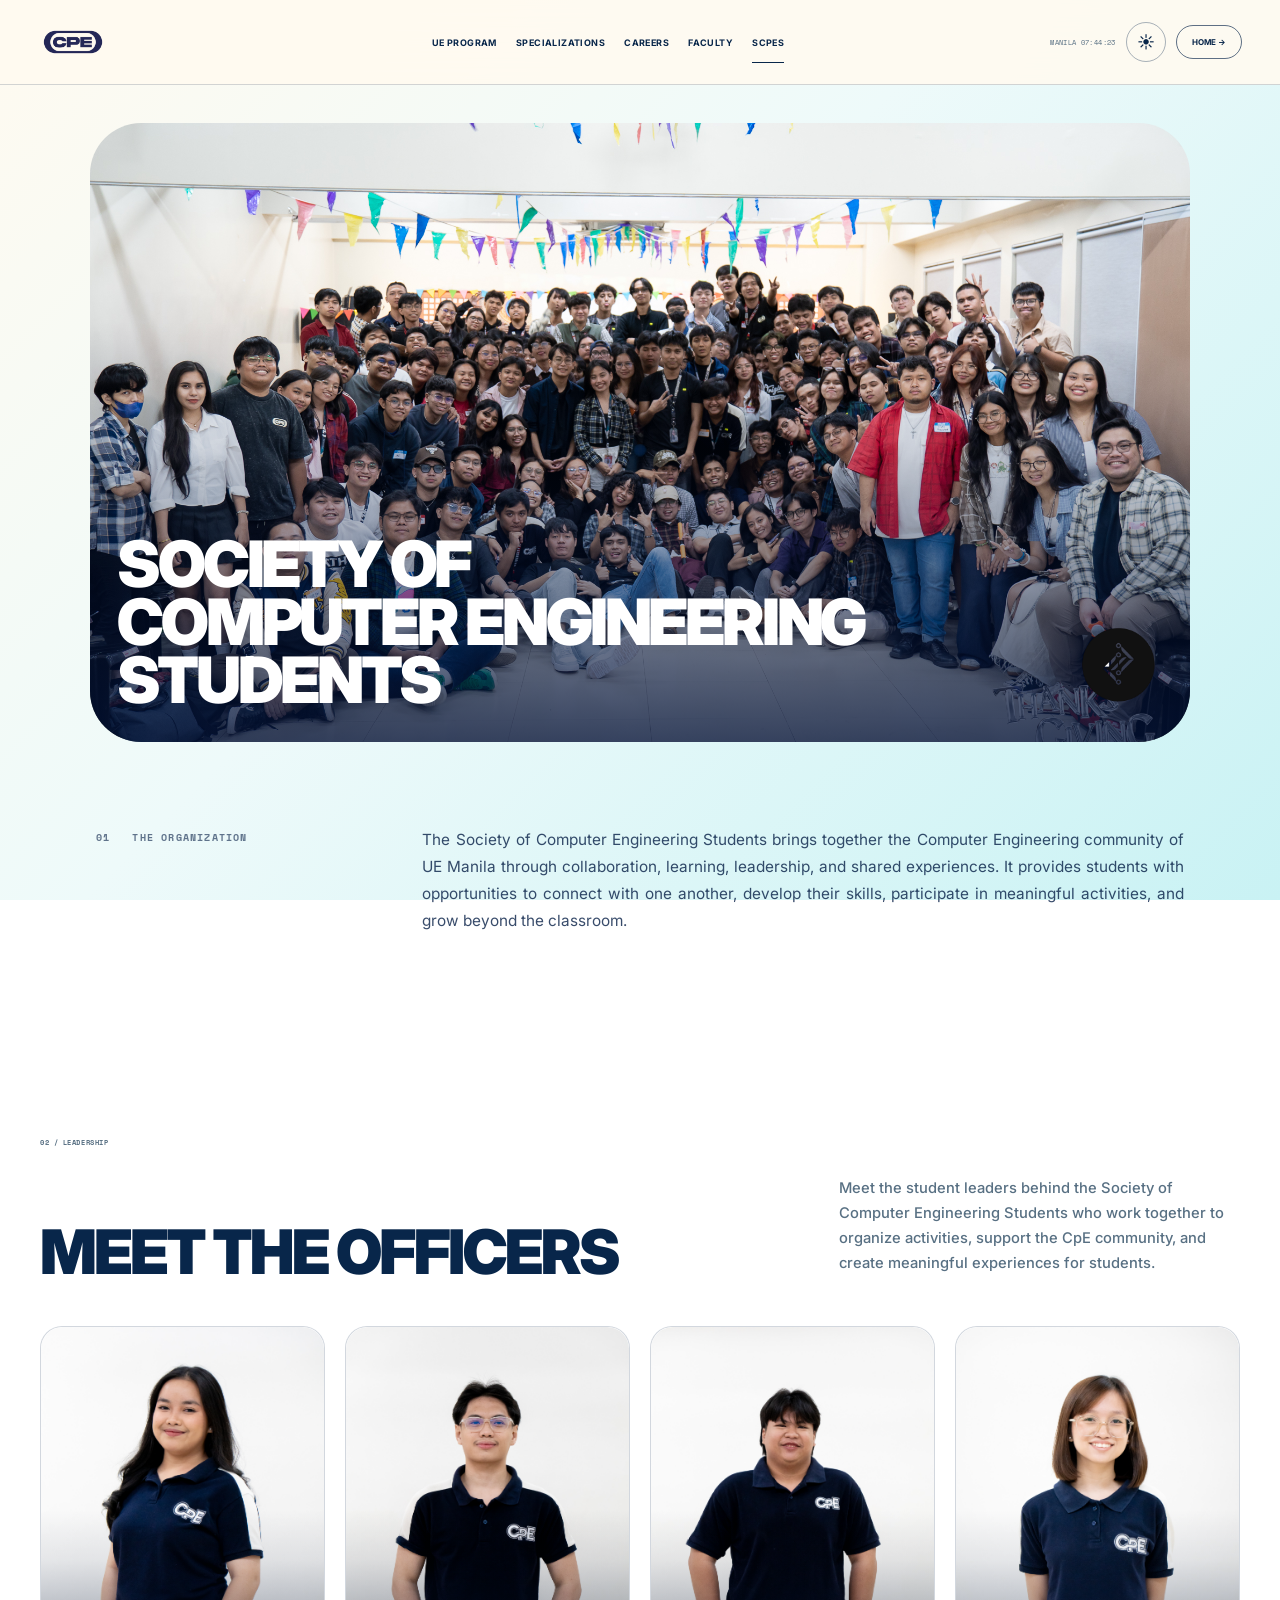
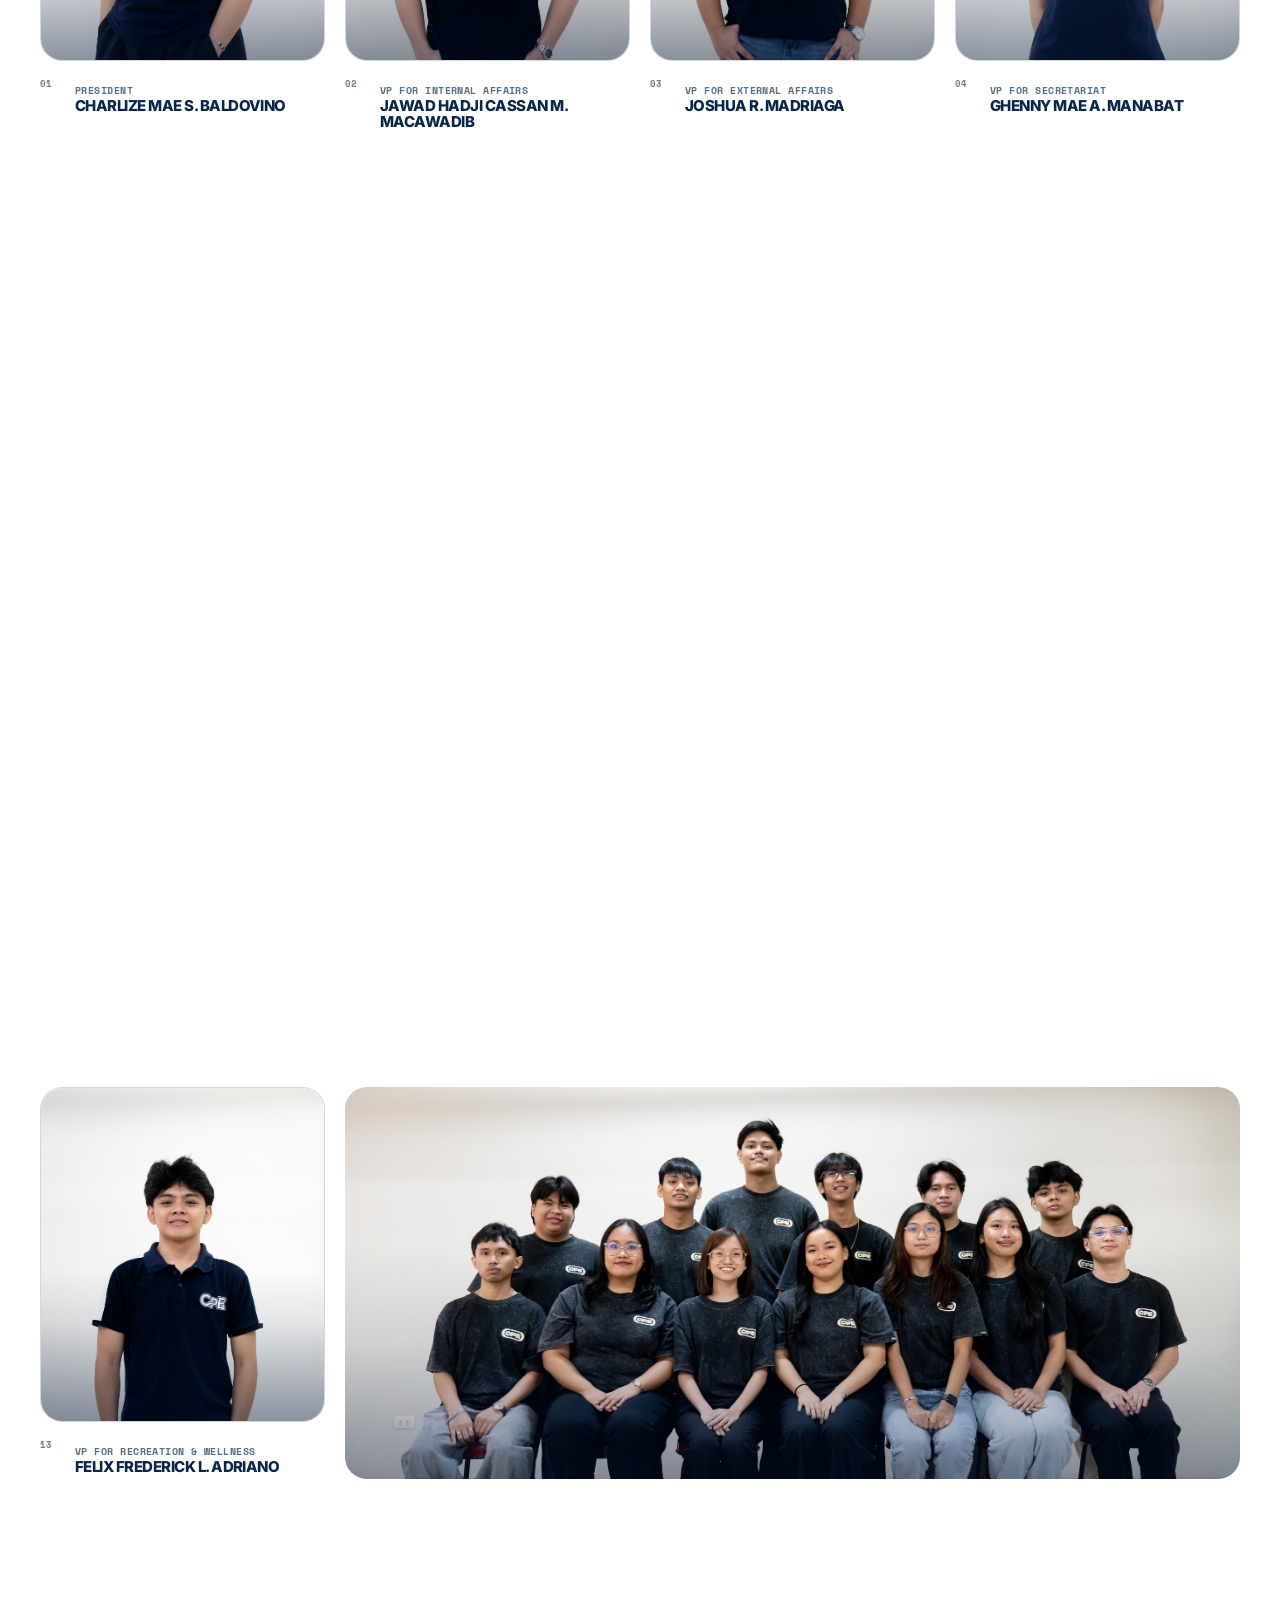
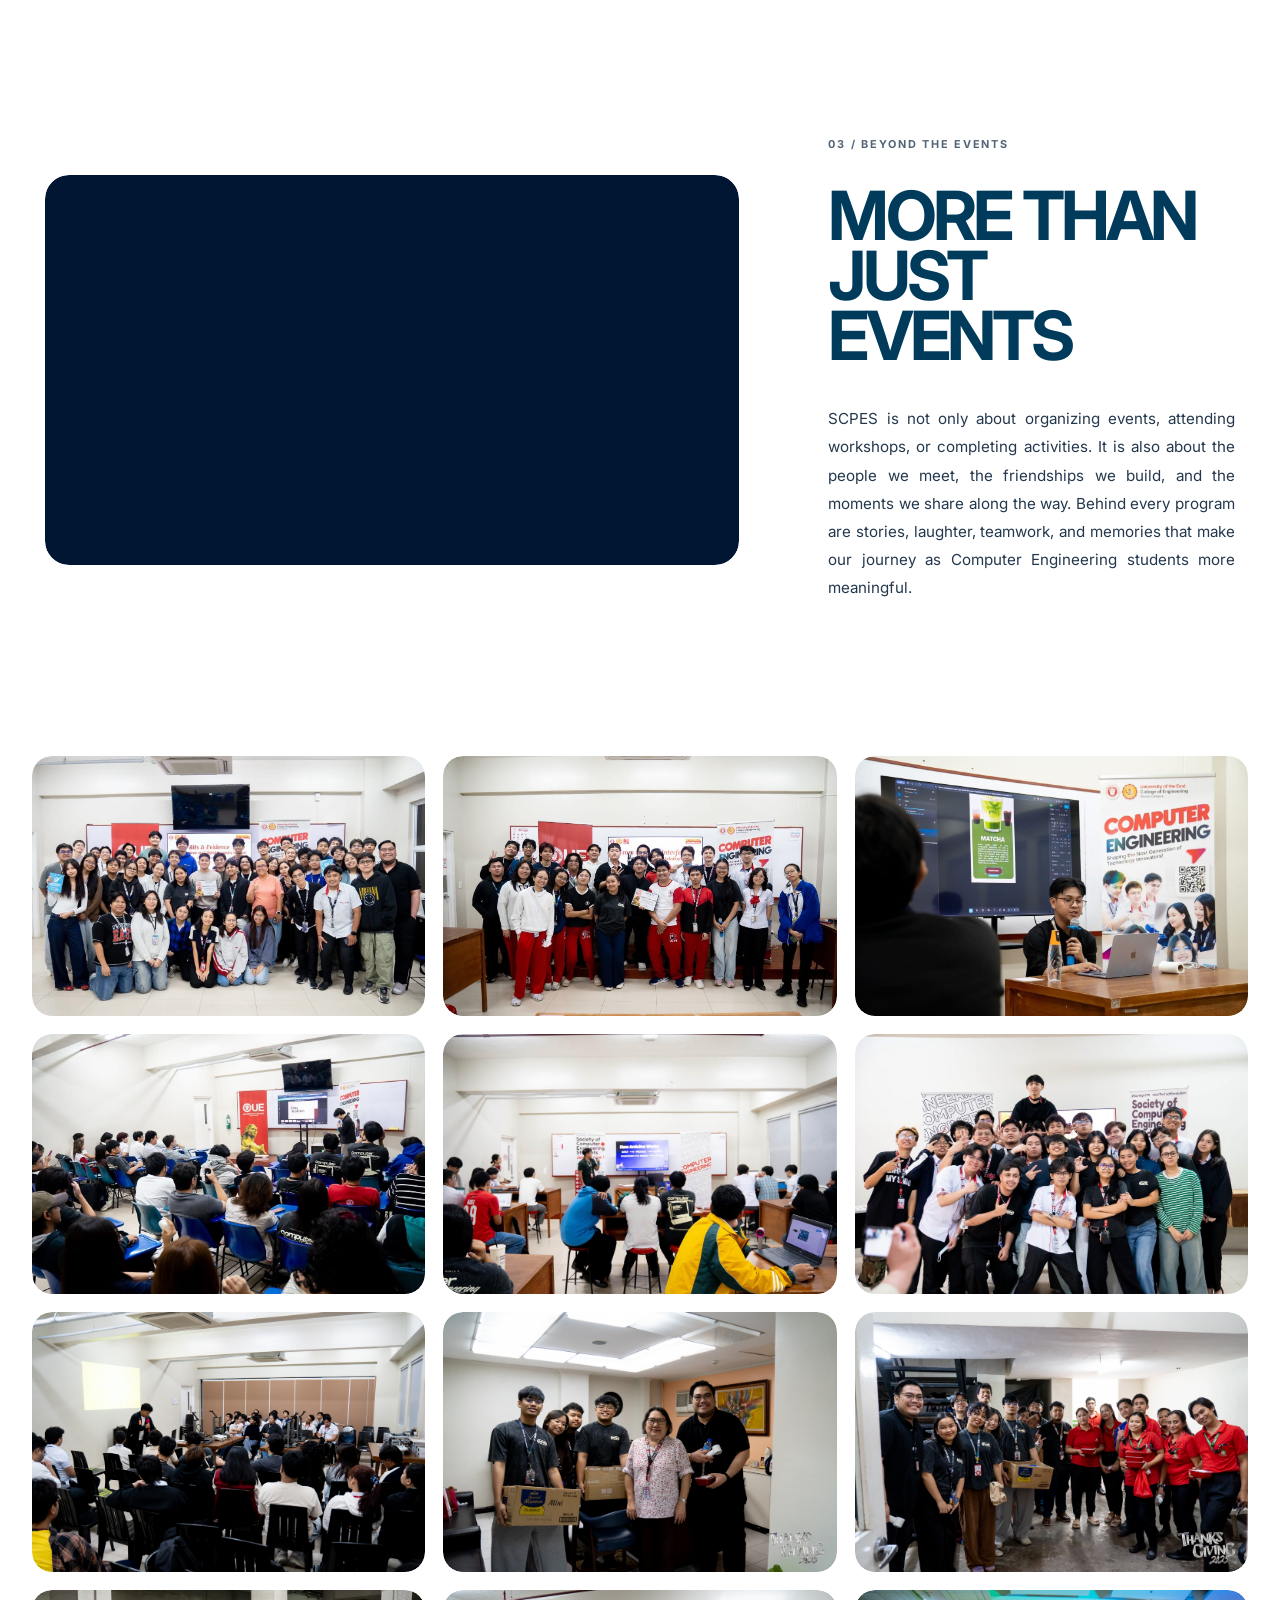
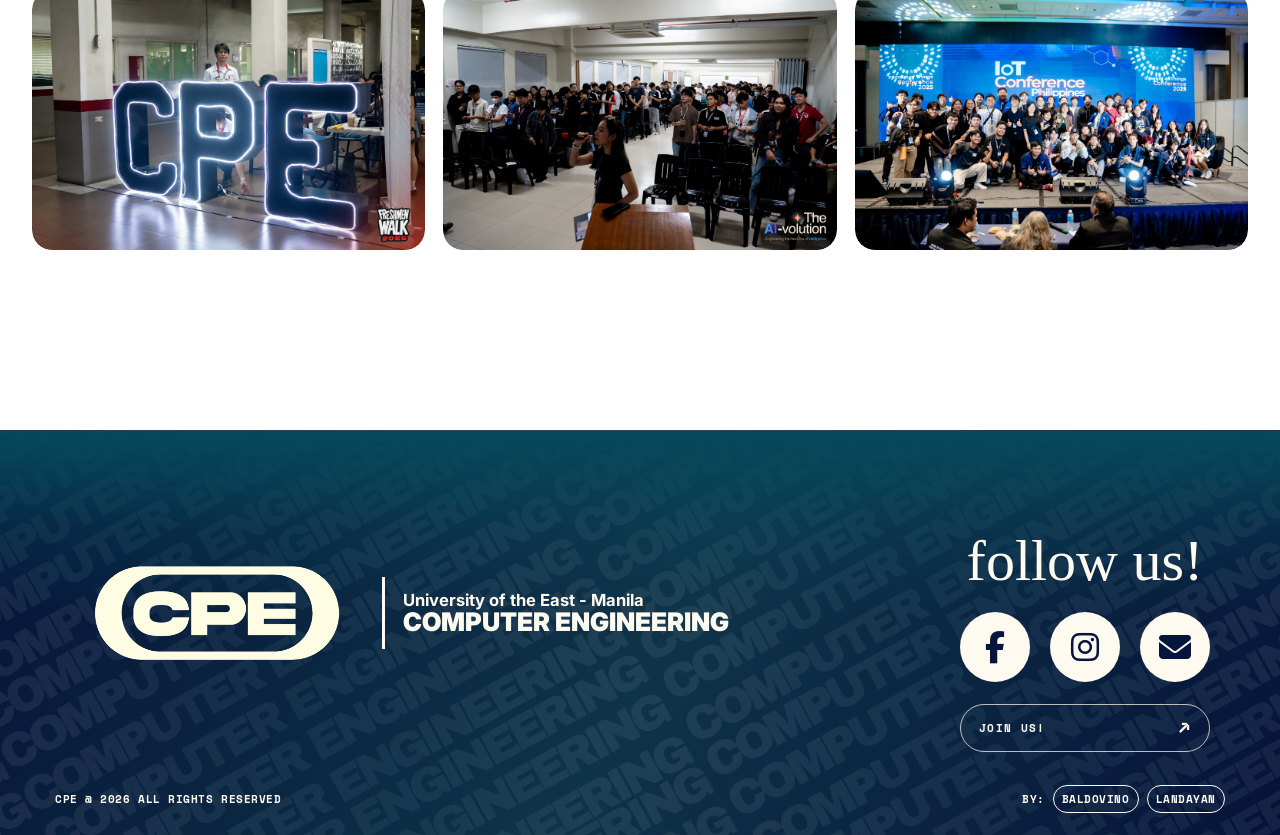
<file: scpes.html>
<!DOCTYPE html>

<html
    lang="en"
    data-theme="light"
    data-intro-theme="light"
>

<head>

    <!-- =====================================================
         BASIC META
    ====================================================== -->

    <meta charset="UTF-8">

    <meta
        name="viewport"
        content="width=device-width, initial-scale=1.0"
    >

    <meta
        name="description"
        content="Society of Computer Engineering Students — University of the East Manila"
    >


    <title>
        SCPES | UE Computer Engineering
    </title>


    <!-- =====================================================
         GOOGLE FONTS
    ====================================================== -->

    <link
        rel="preconnect"
        href="https://fonts.googleapis.com"
    >

    <link
        rel="preconnect"
        href="https://fonts.gstatic.com"
        crossorigin
    >

    <link
        href="https://fonts.googleapis.com/css2?family=Inter:wght@400;500;600;700;800;900&family=Playfair+Display:ital,wght@1,500;1,600&family=Space+Mono:wght@400;700&display=swap"
        rel="stylesheet"
    >


    <!-- =====================================================
         FONT AWESOME
    ====================================================== -->

    <link
        rel="stylesheet"
        href="https://cdnjs.cloudflare.com/ajax/libs/font-awesome/6.5.2/css/all.min.css"
    >


    <!-- =====================================================
         SCPES CSS
         THIS WILL BE BASED DIRECTLY ON INDEX.CSS
    ====================================================== -->

    <link
        rel="stylesheet"
        href="css/scpes.css"
    >


    <script>

        (function () {

            const savedTheme =
                localStorage.getItem("cpe-theme");

            if (
                savedTheme === "light" ||
                savedTheme === "dark"
            ) {
                document.documentElement.dataset.theme =
                    savedTheme;
            }

        })();

    </script>

</head>


<body>

    <div
        class="page-transition"
        id="pageTransition"
    ></div>


    <!-- =====================================================
         CUSTOM CURSOR
         SAME AS INDEX
    ====================================================== -->

    <div
        class="cursor-dot"
        id="cursorDot"
    ></div>

    <div
        class="cursor-ring"
        id="cursorRing"
    ></div>


    <!-- =====================================================
         SITE
    ====================================================== -->

    <div
        class="site"
        id="site"
    >


        <!-- =================================================
             TOP BAR
             SAME STRUCTURE AS INDEX
        ================================================== -->

        <div class="topbar scpes-topbar">

            <span>
                UE MANILA / COMPUTER ENGINEERING
            </span>

            <span>
                CORE CPE © 2026
            </span>

        </div>


        <!-- =================================================
             NAVIGATION
             SAME STRUCTURE + TEXT AS INDEX
        ================================================== -->

        <nav class="main-nav navbar">

            <div class="nav-inner">


                <!-- =========================================
                     LOGO
                ========================================== -->

                <!-- =========================================
                    LOGO
                    ========================================== -->

                <a
                     class="nav-brand logo"
                    href="index.html"
                    aria-label="Computer Engineering - UE Manila"
>
                <img
                 src="assets/dark.png"
                alt="Computer Engineering"
                class="nav-logo nav-logo-image"
    >
                </a>


                <!-- NAVIGATION LINKS -->

            <ul class="nav-links">

                

                <li>
                    <a
                        href="ue-program.html"
                        class="page-link"
                    >
                        UE PROGRAM
                    </a>
                </li>

                <li>
                    <a
                        href="specializations.html"
                        class="page-link"
                    >
                        SPECIALIZATIONS
                    </a>
                </li>

                <li>
                    <a
                        href="careers.html"
                        class="page-link"
                    >
                        CAREERS
                    </a>
                </li>

                <li>
                    <a
                        href="faculty.html"
                        class="page-link"
                    >
                        FACULTY
                    </a>
                </li>

                <li>
                    <a
                        href="scpes.html"
                        class="active"
                    >
                        SCPES
                    </a>
                </li>

            </ul>


                <!-- =========================================
                     RIGHT NAVIGATION
                ========================================== -->

                <div class="nav-right">

    <!-- CLOCK -->

    <div
        class="clock"
        id="clock"
    >
        MANILA 00:00:00
    </div>


    <!-- THEME -->

    <button
        class="theme-toggle"
        id="themeToggle"
        type="button"
        aria-label="Switch to dark mode"
        title="Switch theme"
    >
        <span class="sun" aria-hidden="true">
            ☀
        </span>

        <span class="moon" aria-hidden="true">
            ◐
        </span>
    </button>


    <!-- HOME -->

    <a
        href="index.html"
        class="home-button page-link"
        aria-label="Go to home page"
    >
        HOME →
    </a>

</div>

                <!-- =========================================
                     MOBILE MENU BUTTON
                ========================================== -->

                <button
                    class="menu-button"
                    id="menuButton"
                    type="button"
                    aria-label="Open menu"
                    aria-expanded="false"
                >

                    <span></span>
                    <span></span>
                    <span></span>

                </button>

            </div>

        </nav>


        <!-- =================================================
             MOBILE NAVIGATION
             SAME AS INDEX
        ================================================== -->

        <div
            class="mobile-menu"
            id="mobileMenu"
        >

            <a href="#program">
                PROGRAM
            </a>

            <a href="#projects">
                PROJECTS
            </a>

            <a href="#about">
                ABOUT
            </a>

            <a href="#go-deeper">
                DIVE DEEPER
            </a>

            <a href="#faq">
                FAQ
            </a>

        </div>


        <!-- =================================================
             MAIN
        ================================================== -->

        <main id="home">


           <!-- =====================================================
     SCPES HERO
====================================================== -->

<section class="scpes-feature">

    <div class="scpes-feature-inner">

        <div class="scpes-feature-photo">


            <!-- =========================================
                 SCPES GROUP PHOTO
            ========================================== -->

            <img
                src="assets/scpescover.jpg"
                alt="Society of Computer Engineering Students"
                class="scpes-feature-image"
            >


            <!-- =========================================
                 SCPES LOGO
            ========================================== -->

            <div class="scpes-feature-badge">

                <img
                    src="assets/scpeslogo.png"
                    alt="SCPES Logo"
                >

            </div>


            <!-- =========================================
                 SCPES TITLE
            ========================================== -->

            <div class="scpes-feature-title">

                <h1>
                    SOCIETY OF
                    <br>
                    COMPUTER ENGINEERING
                    <br>
                    STUDENTS
                </h1>

            </div>

        </div>

    </div>

</section>
           
<!-- =====================================================
     SCPES INTRODUCTION
====================================================== -->

<section class="scpes-intro">

    <div class="container">

        <div class="scpes-intro-content reveal">

            <div class="scpes-intro-label">
                <span>01</span>
                <span>THE ORGANIZATION</span>
            </div>

            <p class="scpes-intro-text">
                The Society of Computer Engineering Students brings together
                the Computer Engineering community of UE Manila through
                collaboration, learning, leadership, and shared experiences.
                It provides students with opportunities to connect with one
                another, develop their skills, participate in meaningful
                activities, and grow beyond the classroom.
            </p>

        </div>

    </div>

</section>
                        <!-- =================================================
                 PROJECTS
                 SCPES OFFICERS
            ================================================== -->

            <section
                class="section projects-section scpes-officers-section"
                id="projects"
            >

                <div class="container">


                    <!-- =========================================
                         SECTION HEADER
                    ========================================== -->

                    <div class="projects-heading reveal">

                        <div class="section-label">
                            02 / LEADERSHIP
                        </div>


                        <h2 class="section-title">
                            MEET THE
                            <br>
                            OFFICERS
                        </h2>


                        <p class="section-intro">
                            Meet the student leaders behind the
                            Society of Computer Engineering Students
                            who work together to organize activities,
                            support the CpE community, and create
                            meaningful experiences for students.
                        </p>

                    </div>


                    <!-- =========================================
                         OFFICERS GRID
                    ========================================== -->

                    <div class="scpes-officers-grid">


<!-- =====================================
     01 / PRESIDENT
====================================== -->

<article class="scpes-officer-card reveal">

    <button
        class="scpes-officer-button"
        type="button"
        data-officer="president"
        aria-label="President"
    >

        <div class="scpes-officer-photo">

            <img
                class="scpes-officer-img scpes-officer-img-main"
                src="assets/mia1.jpg"
                alt="SCPES President"
            >

            <img
                class="scpes-officer-img scpes-officer-img-hover"
                src="assets/mia2.jpg"
                alt=""
            >

        </div>


        <div class="scpes-officer-info">

            <span class="scpes-officer-number">
                01
            </span>

            <div class="scpes-officer-name">

                <h3>
                    CHARLIZE MAE S.
                    BALDOVINO
                </h3>

                <p>
                    PRESIDENT
                </p>

            </div>

        </div>

    </button>

</article>


<!-- =====================================
     02 / VP INTERNAL
====================================== -->

<article class="scpes-officer-card reveal">

    <button
        class="scpes-officer-button"
        type="button"
        data-officer="vp-internal"
        aria-label="Vice President for Internal Affairs"
    >

        <div class="scpes-officer-photo">

            <img
                class="scpes-officer-img scpes-officer-img-main"
                src="assets/jawad1.jpg"
                alt="Vice President for Internal Affairs"
            >

            <img
                class="scpes-officer-img scpes-officer-img-hover"
                src="assets/jawad2.jpg"
                alt=""
            >

        </div>


        <div class="scpes-officer-info">

            <span class="scpes-officer-number">
                02
            </span>

            <div class="scpes-officer-name">

                <h3>
                    JAWAD HADJI CASSAN M.
                    MACAWADIB
                </h3>

                <p>
                    VP FOR INTERNAL AFFAIRS
                </p>

            </div>

        </div>

    </button>

</article>


<!-- =====================================
     03 / VP EXTERNAL
====================================== -->

<article class="scpes-officer-card reveal">

    <button
        class="scpes-officer-button"
        type="button"
        data-officer="vp-external"
        aria-label="Vice President for External Affairs"
    >

        <div class="scpes-officer-photo">

            <img
                class="scpes-officer-img scpes-officer-img-main"
                src="assets/joash1.jpg"
                alt="Vice President for External Affairs"
            >

            <img
                class="scpes-officer-img scpes-officer-img-hover"
                src="assets/josh2.jpg"
                alt=""
            >

        </div>


        <div class="scpes-officer-info">

            <span class="scpes-officer-number">
                03
            </span>

            <div class="scpes-officer-name">

                <h3>
                    JOSHUA R.
                    MADRIAGA
                </h3>

                <p>
                    VP FOR EXTERNAL AFFAIRS
                </p>

            </div>

        </div>

    </button>

</article>


<!-- =====================================
     04 / VP SECRETARIAT
====================================== -->

<article class="scpes-officer-card reveal">

    <button
        class="scpes-officer-button"
        type="button"
        data-officer="vp-secretariat"
        aria-label="Vice President for Secretariat"
    >

        <div class="scpes-officer-photo">

            <img
                class="scpes-officer-img scpes-officer-img-main"
                src="assets/ghenny1.jpg"
                alt="Vice President for Secretariat"
            >

            <img
                class="scpes-officer-img scpes-officer-img-hover"
                src="assets/ghenny2.jpg"
                alt=""
            >

        </div>


        <div class="scpes-officer-info">

            <span class="scpes-officer-number">
                04
            </span>

            <div class="scpes-officer-name">

                <h3>
                    GHENNY MAE A.
                    MANABAT
                </h3>

                <p>
                    VP FOR SECRETARIAT
                </p>

            </div>

        </div>

    </button>

</article>
<!-- =====================================
     05 / VP BUSINESS & FINANCE
====================================== -->

<article class="scpes-officer-card reveal">

    <button
        class="scpes-officer-button"
        type="button"
        data-officer="vp-finance"
        aria-label="Vice President for Business and Finance"
    >

        <div class="scpes-officer-photo">

            <img
                class="scpes-officer-img scpes-officer-img-main"
                src="assets/jessica1.jpg"
                alt="Vice President for Business and Finance"
            >

            <img
                class="scpes-officer-img scpes-officer-img-hover"
                src="assets/jessica2.jpg"
                alt=""
            >

        </div>


        <div class="scpes-officer-info">

            <span class="scpes-officer-number">
                05
            </span>

            <div class="scpes-officer-name">

                <h3>
                    JESSICA P.
                    APOSTOL
                </h3>

                <p>
                    VP FOR BUSINESS & FINANCE
                </p>

            </div>

        </div>

    </button>

</article>


<!-- =====================================
     06 / VP EVENTS & PROGRAMS
====================================== -->

<article class="scpes-officer-card reveal">

    <button
        class="scpes-officer-button"
        type="button"
        data-officer="vp-events"
        aria-label="Vice President for Events and Programs"
    >

        <div class="scpes-officer-photo">

            <img
                class="scpes-officer-img scpes-officer-img-main"
                src="assets/roselle1.jpg"
                alt="Vice President for Events and Programs"
            >

            <img
                class="scpes-officer-img scpes-officer-img-hover"
                src="assets/roselle2.jpg"
                alt=""
            >

        </div>


        <div class="scpes-officer-info">

            <span class="scpes-officer-number">
                06
            </span>

            <div class="scpes-officer-name">

                <h3>
                    ROSELLE GABRIELLE J.
                    LANDAYAN
                </h3>

                <p>
                    VP FOR EVENTS & PROGRAMS
                </p>

            </div>

        </div>

    </button>

</article>


<!-- =====================================
     07 / VP CAREER DEVELOPMENT
====================================== -->

<article class="scpes-officer-card reveal">

    <button
        class="scpes-officer-button"
        type="button"
        data-officer="vp-career"
        aria-label="Vice President for Career Development"
    >

        <div class="scpes-officer-photo">

            <img
                class="scpes-officer-img scpes-officer-img-main"
                src="assets/joshua1.jpg"
                alt="Vice President for Career Development"
            >

            <img
                class="scpes-officer-img scpes-officer-img-hover"
                src="assets/joshua2.jpg"
                alt=""
            >

        </div>


        <div class="scpes-officer-info">

            <span class="scpes-officer-number">
                07
            </span>

            <div class="scpes-officer-name">

                <h3>
                    JOSHUA C.
                    PURIFICACION
                </h3>

                <p>
                    VP FOR CAREER DEVELOPMENT
                </p>

            </div>

        </div>

    </button>

</article>


<!-- =====================================
     08 / VP OUTREACH
====================================== -->

<article class="scpes-officer-card reveal">

    <button
        class="scpes-officer-button"
        type="button"
        data-officer="vp-outreach"
        aria-label="Vice President for Outreach and Social Responsibility"
    >

        <div class="scpes-officer-photo">

            <img
                class="scpes-officer-img scpes-officer-img-main"
                src="assets/earl1.jpg"
                alt="Vice President for Outreach and Social Responsibility"
            >

            <img
                class="scpes-officer-img scpes-officer-img-hover"
                src="assets/earl2.jpg"
                alt=""
            >

        </div>


        <div class="scpes-officer-info">

            <span class="scpes-officer-number">
                08
            </span>

            <div class="scpes-officer-name">

                <h3>
                    EARL DUNCAN C.
                    LORENZO
                </h3>

                <p>
                    VP FOR OUTREACH &
                    SOCIAL RESPONSIBILITY
                </p>

            </div>

        </div>

    </button>

</article>
<!-- =====================================
     09 / VP TECHNICAL OPERATIONS
====================================== -->

<article class="scpes-officer-card reveal">

    <button
        class="scpes-officer-button"
        type="button"
        data-officer="vp-technical"
        aria-label="Vice President for Technical Operations"
    >

        <div class="scpes-officer-photo">

            <img
                class="scpes-officer-img scpes-officer-img-main"
                src="assets/mei1.jpg"
                alt="Vice President for Technical Operations"
            >

            <img
                class="scpes-officer-img scpes-officer-img-hover"
                src="assets/mei2.jpg"
                alt=""
            >

        </div>


        <div class="scpes-officer-info">

            <span class="scpes-officer-number">
                09
            </span>

            <div class="scpes-officer-name">

                <h3>
                    KRISELDA MEI G.
                    RUPERA
                </h3>

                <p>
                    VP FOR TECHNICAL OPERATIONS
                </p>

            </div>

        </div>

    </button>

</article>


<!-- =====================================
     10 / VP CREATIVES
====================================== -->

<article class="scpes-officer-card reveal">

    <button
        class="scpes-officer-button"
        type="button"
        data-officer="vp-creatives"
        aria-label="Vice President for Creatives and Communications"
    >

        <div class="scpes-officer-photo">

            <img
                class="scpes-officer-img scpes-officer-img-main"
                src="assets/jian1.jpg"
                alt="Vice President for Creatives and Communications"
            >

            <img
                class="scpes-officer-img scpes-officer-img-hover"
                src="assets/jian2.jpg"
                alt=""
            >

        </div>


        <div class="scpes-officer-info">

            <span class="scpes-officer-number">
                10
            </span>

            <div class="scpes-officer-name">

                <h3>
                    JIAN MIEL M.
                    CRUZ
                </h3>

                <p>
                    VP FOR CREATIVES &
                    COMMUNICATIONS
                </p>

            </div>

        </div>

    </button>

</article>


<!-- =====================================
     11 / VP MEDIA
====================================== -->

<article class="scpes-officer-card reveal">

    <button
        class="scpes-officer-button"
        type="button"
        data-officer="vp-media"
        aria-label="Vice President for Media"
    >

        <div class="scpes-officer-photo">

            <img
                class="scpes-officer-img scpes-officer-img-main"
                src="assets/joe1.jpg"
                alt="Vice President for Media"
            >

            <img
                class="scpes-officer-img scpes-officer-img-hover"
                src="assets/joe2.jpg"
                alt=""
            >

        </div>


        <div class="scpes-officer-info">

            <span class="scpes-officer-number">
                11
            </span>

            <div class="scpes-officer-name">

                <h3>
                    JOEZER C.
                    CORNITA
                </h3>

                <p>
                    VP FOR MEDIA
                </p>

            </div>

        </div>

    </button>

</article>


<!-- =====================================
     12 / VP LOGISTICS
====================================== -->

<article class="scpes-officer-card reveal">

    <button
        class="scpes-officer-button"
        type="button"
        data-officer="vp-logistics"
        aria-label="Vice President for Logistics and Event Coordination"
    >

        <div class="scpes-officer-photo">

            <img
                class="scpes-officer-img scpes-officer-img-main"
                src="assets/bench1.jpg"
                alt="Vice President for Logistics and Event Coordination"
            >

            <img
                class="scpes-officer-img scpes-officer-img-hover"
                src="assets/bench2.jpg"
                alt=""
            >

        </div>


        <div class="scpes-officer-info">

            <span class="scpes-officer-number">
                12
            </span>

            <div class="scpes-officer-name">

                <h3>
                    BENCH CALVIN
                    PAED
                </h3>

                <p>
                    VP FOR LOGISTICS &
                    EVENT COORDINATION
                </p>

            </div>

        </div>

    </button>

</article>


<!-- =====================================
     13 / VP RECREATION & WELLNESS
====================================== -->

<article class="scpes-officer-card reveal">

    <button
        class="scpes-officer-button"
        type="button"
        data-officer="vp-recreation"
        aria-label="Vice President for Recreation and Wellness"
    >

        <div class="scpes-officer-photo">

            <img
                class="scpes-officer-img scpes-officer-img-main"
                src="assets/felix1.jpg"
                alt="Vice President for Recreation and Wellness"
            >

            <img
                class="scpes-officer-img scpes-officer-img-hover"
                src="assets/felix2.jpg"
                alt=""
            >

        </div>


        <div class="scpes-officer-info">

            <span class="scpes-officer-number">
                13
            </span>

            <div class="scpes-officer-name">

                <h3>
                    FELIX FREDERICK L.
                    ADRIANO
                </h3>

                <p>
                    VP FOR RECREATION &
                    WELLNESS
                </p>

            </div>

        </div>

    </button>

</article>

        <!-- =====================================
     SCPES OFFICERS GROUP PHOTO
====================================== -->

<article class="scpes-group-card reveal">

    <div class="scpes-group-photo">

        <!-- DEFAULT PHOTO -->
        <img
            class="scpes-group-img scpes-group-img-default"
            src="assets/groupphto1.jpg"
            alt="SCPES Officers"
        >

        <!-- HOVER PHOTO -->
        <img
            class="scpes-group-img scpes-group-img-hover"
            src="assets/groupphoto.jpg"
            alt=""
            aria-hidden="true"
        >

        <!-- SAME GRADIENT STYLE -->
        <div class="scpes-group-gradient"></div>

            </div>

    </div>

</article>


<!-- =====================================
     END OF OFFICERS GRID
====================================== -->

</div>


<!-- =====================================
     END OF CONTAINER
====================================== -->

</div>


<!-- =====================================
     END OF OFFICERS SECTION
====================================== -->

</section>


<!-- =========================================================
     SCPES — MORE THAN EVENTS
========================================================= -->

<section class="scpes-memories">

    <div class="scpes-memories-video reveal">
<video
    class="YOUR-CURRENT-VIDEO-CLASS"
    autoplay
    muted
    loop
    playsinline
>
            <source
                src="assets/SCPESsde.mp4"
                type="video/mp4"
            >

            Your browser does not support the video tag.
        </video>

    </div>


    <div class="scpes-memories-content reveal">

        <span class="scpes-section-number">
            03 / BEYOND THE EVENTS
        </span>

        <h2>
            MORE THAN<br>
            JUST EVENTS
        </h2>

        <p>
            SCPES is not only about organizing events, attending workshops,
            or completing activities. It is also about the people we meet,
            the friendships we build, and the moments we share along the way.
            Behind every program are stories, laughter, teamwork, and memories
            that make our journey as Computer Engineering students more
            meaningful.
        </p>

    </div>

</section>
<!-- =====================================================
     SCPES PHOTO GALLERY
====================================================== -->

<div class="scpes-gallery">

    <div class="scpes-gallery-item scpes-gallery-wide reveal">
        <img src="assets/1.JPG" alt="SCPES memory">
    </div>

    <div class="scpes-gallery-item reveal">
        <img src="assets/2.JPG" alt="SCPES memory">
    </div>

    <div class="scpes-gallery-item reveal">
        <img src="assets/3.JPG" alt="SCPES memory">
    </div>

    <div class="scpes-gallery-item reveal">
        <img src="assets/4.JPG" alt="SCPES memory">
    </div>

    <div class="scpes-gallery-item scpes-gallery-tall reveal">
        <img src="assets/5.JPG" alt="SCPES memory">
    </div>

    <div class="scpes-gallery-item reveal">
        <img src="assets/6.JPG" alt="SCPES memory">
    </div>

    <div class="scpes-gallery-item scpes-gallery-wide reveal">
        <img src="assets/7.jpeg" alt="SCPES memory">
    </div>

    <div class="scpes-gallery-item reveal">
        <img src="assets/8.jpeg" alt="SCPES memory">
    </div>

    <div class="scpes-gallery-item reveal">
        <img src="assets/9.jpeg" alt="SCPES memory">
    </div>

    <div class="scpes-gallery-item reveal">
        <img src="assets/10.jpg" alt="SCPES memory">
    </div>

    <div class="scpes-gallery-item reveal">
        <img src="assets/11.jpeg" alt="SCPES memory">
    </div>

    <div class="scpes-gallery-item scpes-gallery-wide reveal">
        <img src="assets/12.jpeg" alt="SCPES memory">
    </div>

</div>


        </main>


        <!-- =================================================
             FOOTER
             KEEPING THE INDEX / FACULTY TEXT + STRUCTURE
        ================================================== -->

        <footer class="cpe-footer">


            <!-- =============================================
                 BACKGROUND
            ============================================== -->

            <img
                src="assets/footer.png"
                alt=""
                class="cpe-footer-pattern"
                aria-hidden="true"
            >


            <!-- =============================================
                 MAIN FOOTER
            ============================================== -->

            <div class="cpe-footer-content">


                <!-- =========================================
                     LEFT
                ========================================== -->

                <div class="cpe-footer-brand">

                    <img
                        class="cpe-footer-logo"
                        src="assets/cpelogo.png"
                        alt="Computer Engineering"
                    >


                    <span
                        class="cpe-footer-divider"
                        aria-hidden="true"
                    ></span>


                    <div class="cpe-footer-name">

                        <span>
                            University of the East - Manila
                        </span>

                        <strong>
                            COMPUTER ENGINEERING
                        </strong>

                    </div>

                </div>


                <!-- =========================================
                     RIGHT
                ========================================== -->

                <div class="cpe-footer-social">

                    <p class="cpe-footer-follow">
                        follow us!
                    </p>


                    <div class="cpe-footer-icons">


                        <!-- FACEBOOK -->

                        <a
                            class="cpe-social-link"
                            href="https://www.facebook.com/uescpes"
                            aria-label="Facebook"
                        >

                            <i class="fa-brands fa-facebook-f"></i>

                        </a>


                        <!-- INSTAGRAM -->

                        <a
                            class="cpe-social-link"
                            href="https://www.instagram.com/uescpes_official/"
                            aria-label="Instagram"
                        >

                            <i class="fa-brands fa-instagram"></i>

                        </a>


                        <!-- EMAIL -->

                        <a
                            class="cpe-social-link"
                            href="mailto:uescpes.official@gmail.com"
                            aria-label="Email"
                        >

                            <i class="fa-solid fa-envelope"></i>

                        </a>

                    </div>

                    <a class="cpe-join-us" href="https://www.ue.edu.ph/mla/" target="_blank" rel="noopener noreferrer">
                        JOIN US! <span>↗</span>
                    </a>

                </div>

            </div>


            <!-- =============================================
                 FOOTER BOTTOM
            ============================================== -->

            <div class="cpe-footer-bottom">

                <span>
                    CPE @ 2026 ALL RIGHTS RESERVED
                </span>


                <span>
                    <span class="cpe-credit-links">
                        BY:
                        <a class="cpe-credit-link" href="#">BALDOVINO</a>
                        <a class="cpe-credit-link" href="#">LANDAYAN</a>
                    </span>
                </span>

            </div>

        </footer>


    </div>


    <!-- =====================================================
         SCPES JAVASCRIPT
    ====================================================== -->

    <script src="java/scpes.js"></script>


</body>

</html>
</file>
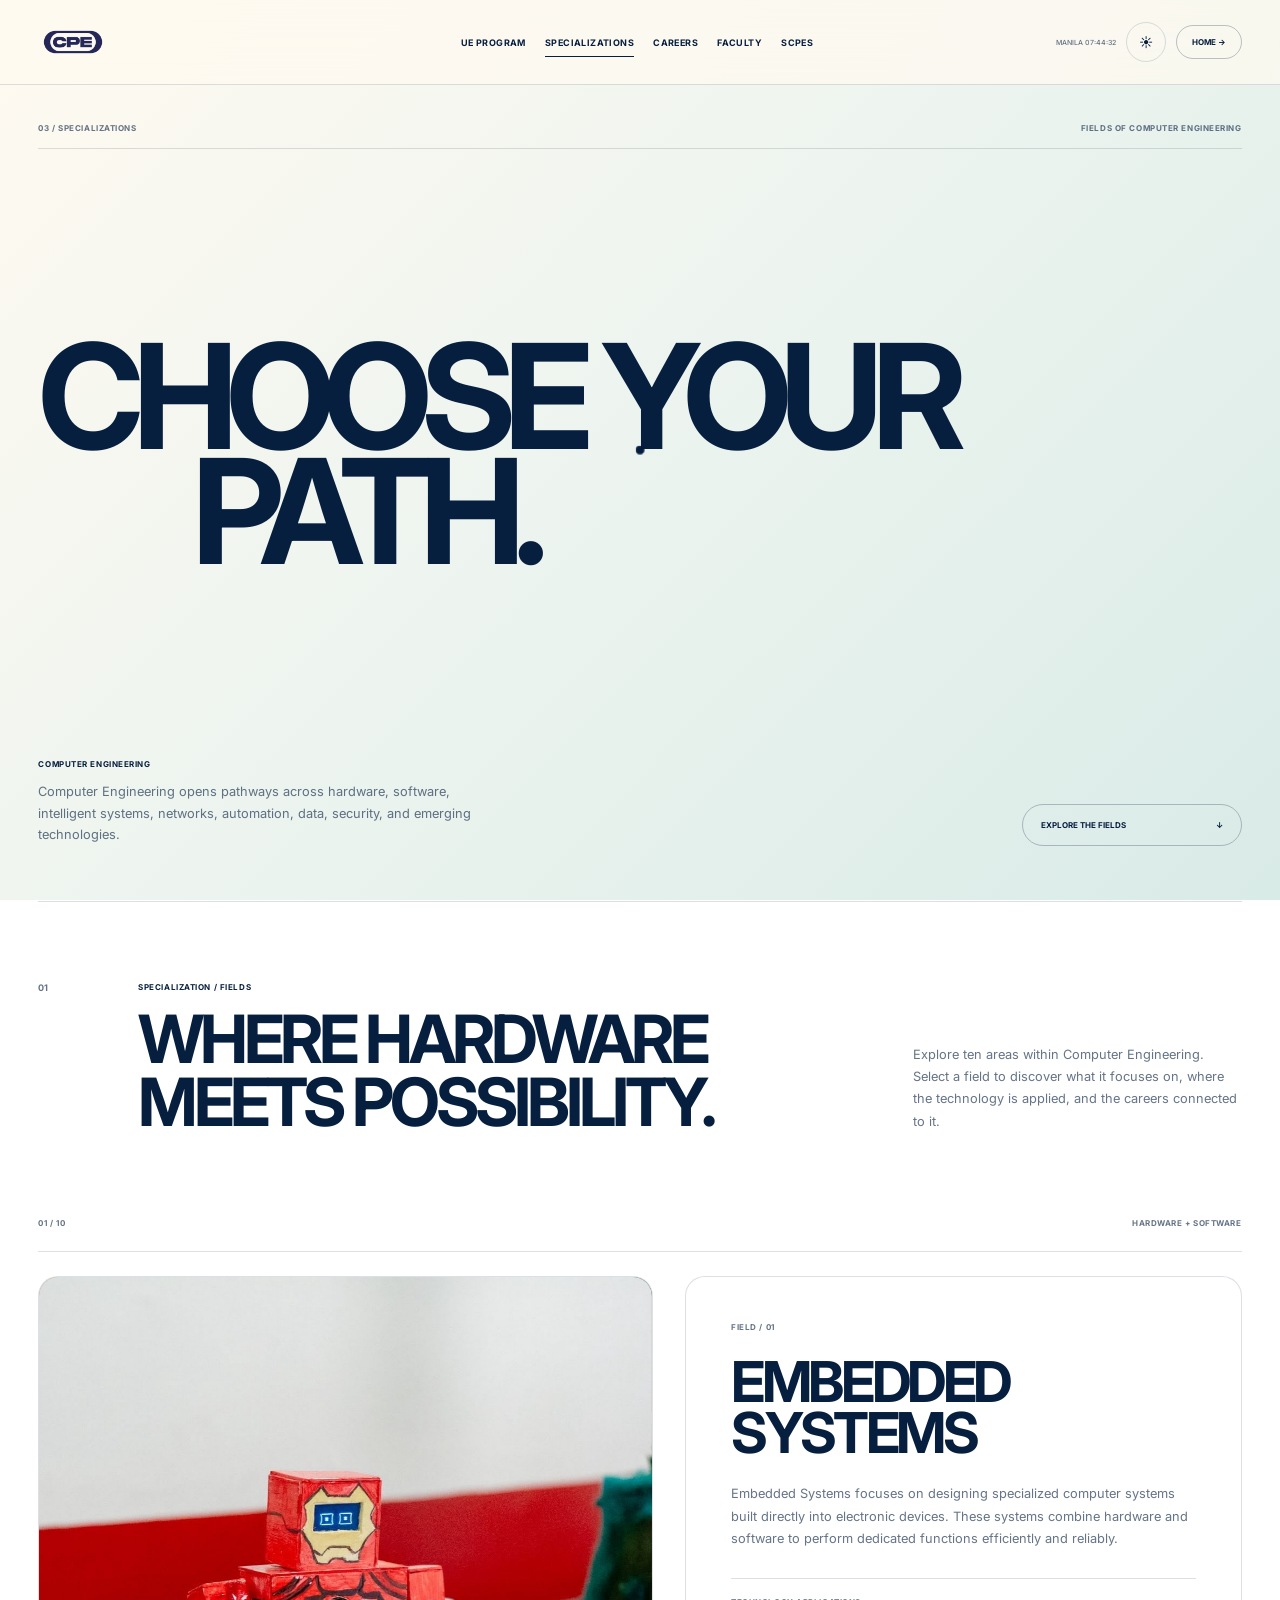
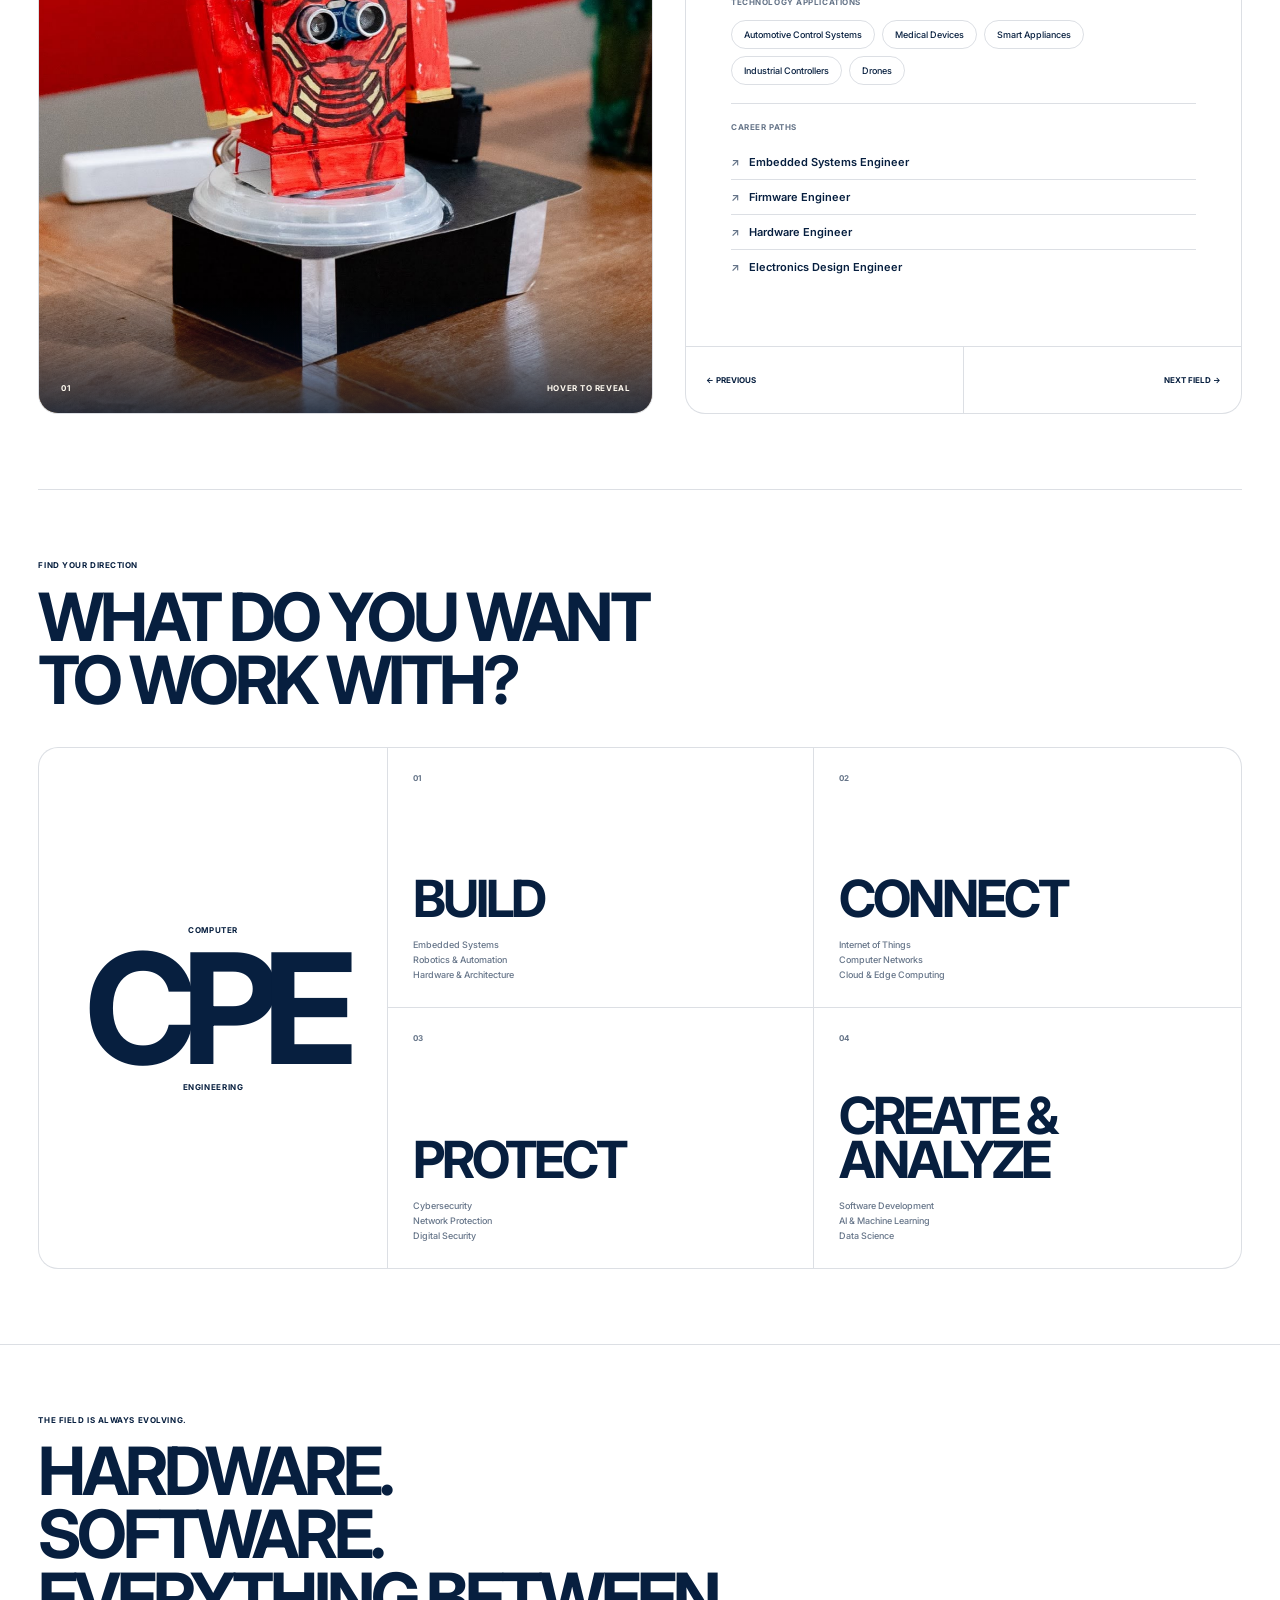
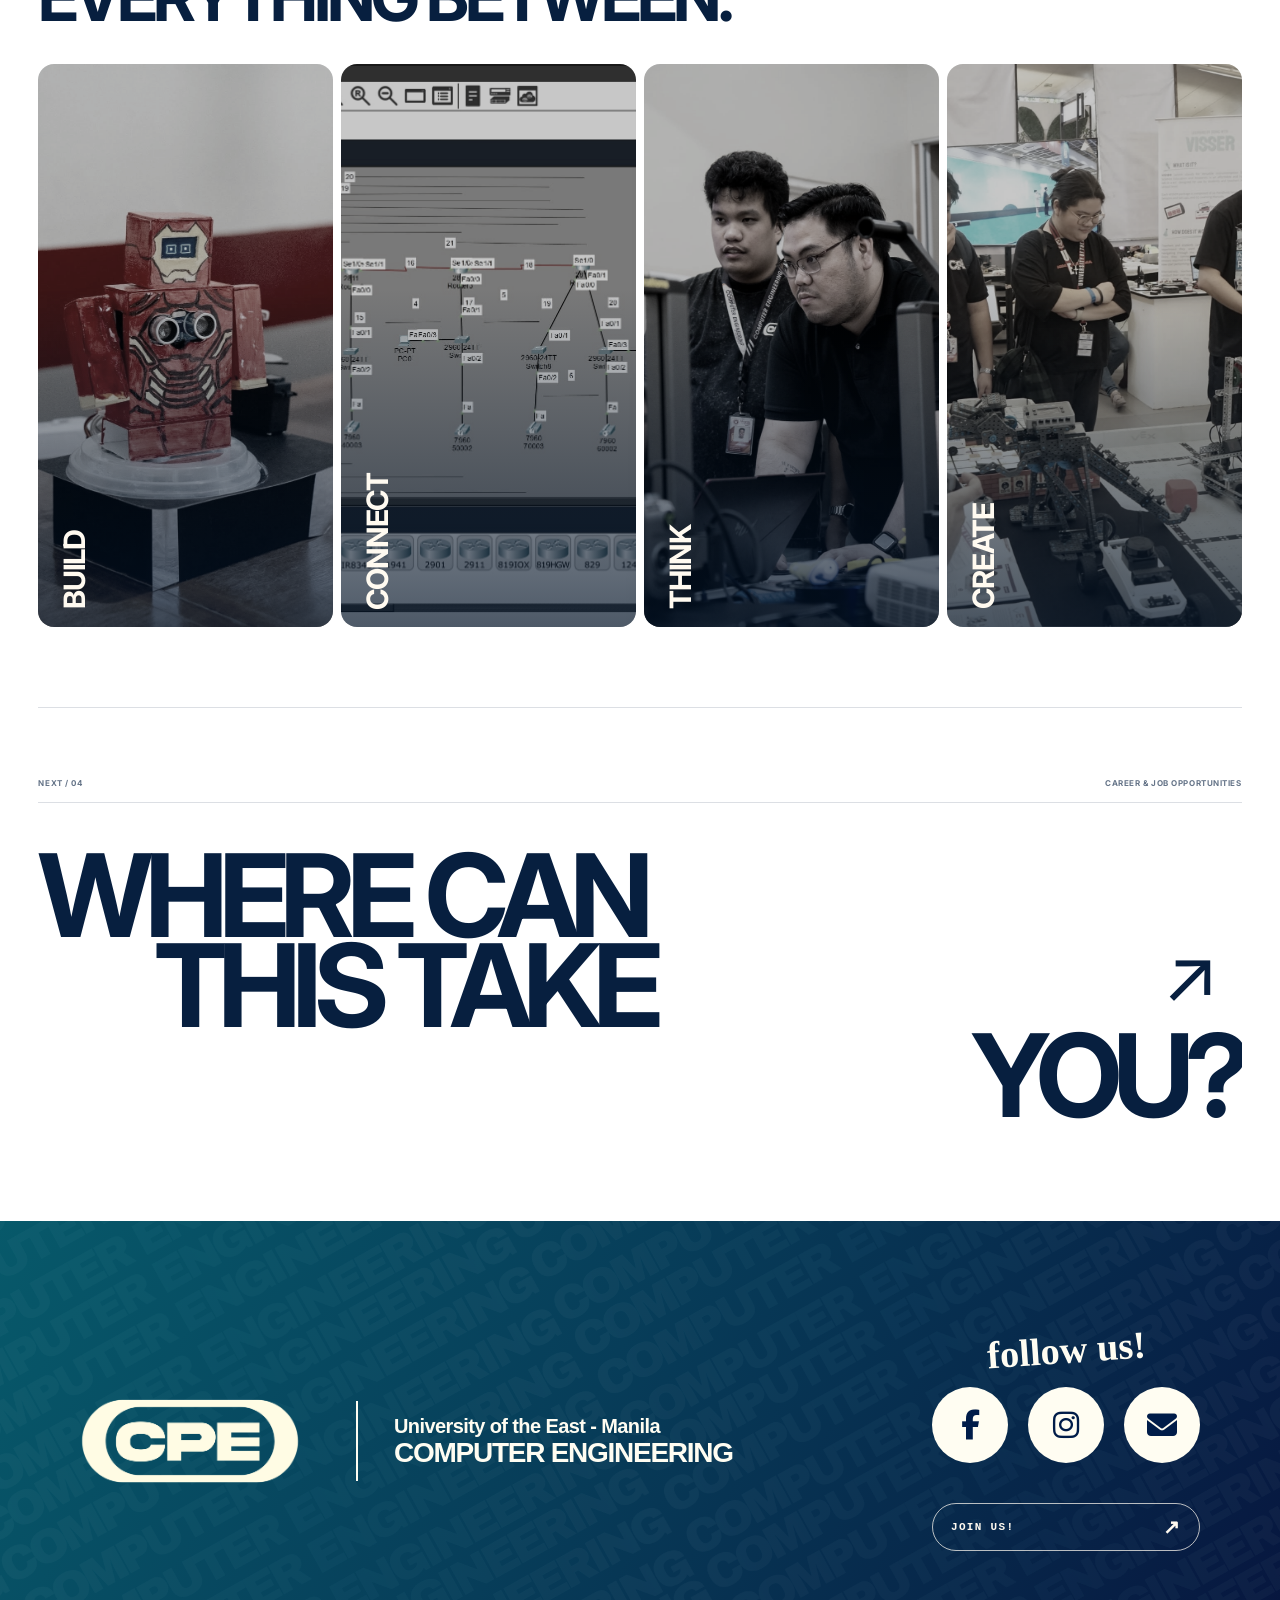
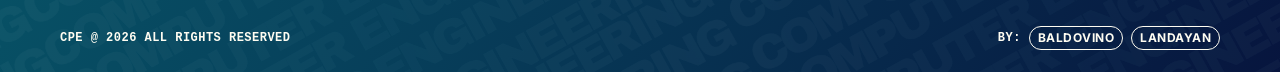
<file: specializations.html>
<!DOCTYPE html>
<html lang="en" data-theme="light">

<head>

    <meta charset="UTF-8">

    <meta
        name="viewport"
        content="width=device-width, initial-scale=1.0"
    >

    <title>
        Specializations | UE Computer Engineering
    </title>


    <!-- =====================================================
         GOOGLE FONTS
    ====================================================== -->

    <link
        rel="preconnect"
        href="https://fonts.googleapis.com"
    >

    <link
        rel="preconnect"
        href="https://fonts.gstatic.com"
        crossorigin
    >

    <link
        href="https://fonts.googleapis.com/css2?family=Inter:wght@400;500;600;700;800&display=swap"
        rel="stylesheet"
    >


    <!-- =====================================================
         FONT AWESOME
    ====================================================== -->

    <link
        rel="stylesheet"
        href="https://cdnjs.cloudflare.com/ajax/libs/font-awesome/6.5.2/css/all.min.css"
    >


    <!-- =====================================================
         SPECIALIZATIONS CSS
    ====================================================== -->

    <link
        rel="stylesheet"
        href="css/specializations.css"
    >


    <!-- LOAD SAVED THEME BEFORE PAGE PAINT -->

    <script>

        (function () {

            const savedTheme =
                localStorage.getItem("cpe-theme") || "light";

            document.documentElement.dataset.theme =
                savedTheme;

        })();

    </script>

</head>


<body>


    <!-- =====================================================
         PAGE TRANSITION
    ====================================================== -->

    <div
        class="page-transition"
        id="pageTransition"
    ></div>


    <!-- =====================================================
         CURSOR TRAIL
    ====================================================== -->

    <div
        class="cursor-trail"
        id="cursorTrail"
        aria-hidden="true"
    ></div>


    <!-- =====================================================
         NAVIGATION
    ====================================================== -->

    <nav class="main-nav">

        <div class="nav-inner">


            <!-- LOGO -->

            <a
                href="index.html"
                class="nav-brand page-link"
            >

                <img
                    src="assets/dark.png"
                    alt="CPE UE Manila"
                    class="nav-logo"
                    id="navLogoImage"
                >

            </a>


            <!-- NAVIGATION LINKS -->

            <ul class="nav-links">

               

                <li>
                    <a
                        href="ue-program.html"
                        class="page-link"
                    >
                        UE PROGRAM
                    </a>
                </li>

                <li>
                    <a
                        href="specializations.html"
                        class="active"
                    >
                        SPECIALIZATIONS
                    </a>
                </li>

                <li>
                    <a
                        href="careers.html"
                        class="page-link"
                    >
                        CAREERS
                    </a>
                </li>

                <li>
                    <a
                        href="faculty.html"
                        class="page-link"
                    >
                        FACULTY
                    </a>
                </li>

                <li>
                    <a
                        href="scpes.html"
                        class="page-link"
                    >
                        SCPES
                    </a>
                </li>

            </ul>


            <!-- RIGHT -->

            <div class="nav-right">

                <span
                    class="nav-clock"
                    id="clock"
                >
                    MANILA 00:00:00
                </span>


                <button
                    class="theme-toggle"
                    id="themeToggle"
                    type="button"
                    aria-label="Toggle light and dark mode"
                >

                    <span class="sun">
                        ☀
                    </span>

                    <span class="moon">
                        ◐
                    </span>

                </button>


                <a
                    href="index.html"
                    class="home-button page-link"
                >
                    HOME →
                </a>

            </div>

        </div>

    </nav>


    <!-- =====================================================
         MAIN
    ====================================================== -->

    <main>


        <!-- =================================================
             HERO
        ================================================== -->

        <section class="hero">

            <div class="hero-meta reveal">

                <span>
                    03 / SPECIALIZATIONS
                </span>

                <span>
                    FIELDS OF COMPUTER ENGINEERING
                </span>

            </div>


            <div class="hero-title">

                <span
                    class="hero-line hero-line-one"
                >
                    CHOOSE YOUR
                </span>

                <span
                    class="hero-line hero-line-two"
                >
                    PATH.
                </span>

            </div>


            <div class="hero-bottom reveal">

                <div class="hero-description">

                    <span>
                        COMPUTER ENGINEERING
                    </span>

                    <p>
                        Computer Engineering opens pathways
                        across hardware, software, intelligent
                        systems, networks, automation, data,
                        security, and emerging technologies.
                    </p>

                </div>


                <button
                    class="explore-button"
                    id="exploreButton"
                    type="button"
                >

                    <span>
                        EXPLORE THE FIELDS
                    </span>

                    <span>
                        ↓
                    </span>

                </button>

            </div>

        </section>


        <!-- =================================================
             INTRO
             NO MOVING TEXT / MARQUEE
        ================================================== -->

        <section
            class="intro-section"
            id="specializationShowcase"
        >

            <div class="intro-number reveal">
                01
            </div>


            <div class="intro-main reveal">

                <span class="section-label">
                    SPECIALIZATION / FIELDS
                </span>

                <h2>
                    WHERE HARDWARE
                    <br>
                    MEETS POSSIBILITY.
                </h2>

            </div>


            <p class="intro-description reveal">

                Explore ten areas within Computer Engineering.
                Select a field to discover what it focuses on,
                where the technology is applied, and the careers
                connected to it.

            </p>

        </section>


        <!-- =================================================
             INTERACTIVE SPECIALIZATION SHOWCASE
        ================================================== -->

        <section class="showcase-section">


            <!-- TOP -->

            <div class="showcase-top reveal">

                <span id="showcaseCounter">
                    01 / 10
                </span>

                <span id="showcaseCategory">
                    HARDWARE + SOFTWARE
                </span>

            </div>


            <div class="showcase-layout">


                <!-- =========================================
                     IMAGE
                ========================================== -->

                <div
                    class="showcase-visual reveal"
                    id="showcaseVisual"
                >

                    <!--
                        SECOND IMAGE

                        This appears when the user
                        hovers over the image.
                    -->

                    <img
                        src="assets/specialization-embedded-2.jpg"
                        alt="Embedded Systems application"
                        class="showcase-image-secondary"
                        id="secondaryImage"
                    >


                    <!--
                        PRIMARY IMAGE

                        This is the image visible normally.
                    -->

                    <img
                        src="assets/specialization-embedded.jpg"
                        alt="Embedded Systems"
                        class="showcase-image-primary"
                        id="primaryImage"
                    >


                    <div class="visual-overlay">

                        <span id="visualNumber">
                            01
                        </span>

                        <span>
                            HOVER TO REVEAL
                        </span>

                    </div>


                    <div class="visual-reveal-label">

                        <span>
                            REAL-WORLD
                        </span>

                        <strong>
                            APPLICATION
                        </strong>

                    </div>

                </div>


                <!-- =========================================
                     INFORMATION
                ========================================== -->

                <div class="showcase-content reveal">

                    <div
                        class="showcase-content-inner"
                        id="showcaseContent"
                    >

                        <span class="showcase-field-label">
                            FIELD / 01
                        </span>


                        <h2 id="fieldTitle">
                            EMBEDDED
                            <br>
                            SYSTEMS
                        </h2>


                        <p
                            class="field-description"
                            id="fieldDescription"
                        >
                            Focuses on designing computer
                            systems built into electronic
                            devices to perform dedicated
                            functions.
                        </p>


                        <!-- APPLICATIONS -->

                        <div class="field-detail">

                            <span class="detail-label">
                                TECHNOLOGY APPLICATIONS
                            </span>


                            <div
                                class="tag-list"
                                id="applicationTags"
                            >

                                <span>
                                    Automotive Control Systems
                                </span>

                                <span>
                                    Medical Devices
                                </span>

                                <span>
                                    Smart Appliances
                                </span>

                                <span>
                                    Drones
                                </span>

                            </div>

                        </div>


                        <!-- CAREERS -->

                        <div class="field-detail">

                            <span class="detail-label">
                                CAREER PATHS
                            </span>


                            <div
                                class="career-list"
                                id="careerList"
                            >

                                <span>
                                    Embedded Systems Engineer
                                </span>

                                <span>
                                    Firmware Engineer
                                </span>

                                <span>
                                    Hardware Engineer
                                </span>

                            </div>

                        </div>

                    </div>


                    <!-- CONTROLS -->

                    <div class="showcase-controls">

                        <button
                            id="previousField"
                            type="button"
                        >
                            ← PREVIOUS
                        </button>


                        <button
                            id="nextField"
                            type="button"
                        >
                            NEXT FIELD →
                        </button>

                    </div>

                </div>

            </div>

        </section>


        


        <!-- =================================================
             FIND YOUR DIRECTION
        ================================================== -->

        <section class="direction-section">

            <div class="direction-heading reveal">

                <span class="section-label">
                    FIND YOUR DIRECTION
                </span>

                <h2>
                    WHAT DO YOU WANT
                    <br>
                    TO WORK WITH?
                </h2>

            </div>


            <div class="direction-layout reveal">


                <!-- CENTER -->

                <div class="direction-center">

                    <span>
                        COMPUTER
                    </span>

                    <strong>
                        CPE
                    </strong>

                    <span>
                        ENGINEERING
                    </span>

                </div>


                <!-- OPTIONS -->

                <div class="direction-options">


                    <button
                        class="direction-option"
                        data-fields="0,7,8"
                        type="button"
                    >

                        <span>
                            01
                        </span>

                        <h3>
                            BUILD
                        </h3>

                        <p>
                            Embedded Systems
                            <br>
                            Robotics & Automation
                            <br>
                            Hardware & Architecture
                        </p>

                    </button>


                    <button
                        class="direction-option"
                        data-fields="1,2,9"
                        type="button"
                    >

                        <span>
                            02
                        </span>

                        <h3>
                            CONNECT
                        </h3>

                        <p>
                            Internet of Things
                            <br>
                            Computer Networks
                            <br>
                            Cloud & Edge Computing
                        </p>

                    </button>


                    <button
                        class="direction-option"
                        data-fields="3"
                        type="button"
                    >

                        <span>
                            03
                        </span>

                        <h3>
                            PROTECT
                        </h3>

                        <p>
                            Cybersecurity
                            <br>
                            Network Protection
                            <br>
                            Digital Security
                        </p>

                    </button>


                    <button
                        class="direction-option"
                        data-fields="4,5,6"
                        type="button"
                    >

                        <span>
                            04
                        </span>

                        <h3>
                            CREATE &
                            <br>
                            ANALYZE
                        </h3>

                        <p>
                            Software Development
                            <br>
                            AI & Machine Learning
                            <br>
                            Data Science
                        </p>

                    </button>

                </div>

            </div>

        </section>


        <!-- =================================================
             VISUAL STRIP
        ================================================== -->

        <section class="visual-strip">

            <div class="visual-strip-heading reveal">

                <span>
                    THE FIELD IS ALWAYS EVOLVING.
                </span>

                <h2>
                    HARDWARE.
                    <br>
                    SOFTWARE.
                    <br>
                    EVERYTHING BETWEEN.
                </h2>

            </div>


            <div class="visual-strip-images reveal">


                <div class="strip-image">

                    <img
                        src="assets/specialization-embedded.jpg"
                        alt="Embedded Systems"
                    >

                    <span>
                        BUILD
                    </span>

                </div>


                <div class="strip-image">

                    <img
                        src="assets/specialization-networks.jpg"
                        alt="Computer Networks"
                    >

                    <span>
                        CONNECT
                    </span>

                </div>


                <div class="strip-image">

                    <img
                        src="assets/specialization-ai.jpg"
                        alt="Artificial Intelligence"
                    >

                    <span>
                        THINK
                    </span>

                </div>


                <div class="strip-image">

                    <img
                        src="assets/specialization-robotics.jpg"
                        alt="Robotics and Automation"
                    >

                    <span>
                        CREATE
                    </span>

                </div>

            </div>

        </section>


        <!-- =================================================
             NEXT PAGE
        ================================================== -->

        <section class="next-section">

            <div class="next-meta reveal">

                <span>
                    NEXT / 04
                </span>

                <span>
                    CAREER & JOB OPPORTUNITIES
                </span>

            </div>


            <a
                href="careers.html"
                class="next-link page-link reveal"
            >

                <span>
                    WHERE CAN
                </span>

                <span>
                    THIS TAKE
                </span>

                <span>
                    YOU?
                </span>

                <i>
                    ↗
                </i>

            </a>

        </section>

    </main>


    <!-- =====================================================
         FOOTER
         SAME STRUCTURE AS INDEX / FACULTY / CAREERS
    ====================================================== -->

    <footer class="cpe-footer reveal">


        <!-- BACKGROUND IMAGE -->

        <img
            src="assets/footer.png"
            alt=""
            class="cpe-footer-pattern"
            aria-hidden="true"
        >


        <!-- MAIN FOOTER CONTENT -->

        <div class="cpe-footer-content">


            <!-- LEFT SIDE -->

            <div class="cpe-footer-brand">

                <img
                    src="assets/cpelogo.png"
                    alt="Computer Engineering Logo"
                    class="cpe-footer-logo"
                >


                <div class="cpe-footer-divider"></div>


                <div class="cpe-footer-name">

                    <span>
                        University of the East - Manila
                    </span>

                    <strong>
                        COMPUTER ENGINEERING
                    </strong>

                </div>

            </div>


            <!-- RIGHT SIDE -->

            <div class="cpe-footer-social">

                <div class="cpe-footer-follow">
                    follow us!
                </div>


                <div class="cpe-footer-icons">


                    <a
                        href="https://www.facebook.com/uescpes"
                        class="cpe-social-link"
                        aria-label="Facebook"
                    >
                        <i class="fa-brands fa-facebook-f"></i>
                    </a>


                    <a
                        href="https://www.instagram.com/uescpes_official/"
                        class="cpe-social-link"
                        aria-label="Instagram"
                    >
                        <i class="fa-brands fa-instagram"></i>
                    </a>


                    <a
                        href="mailto:uescpes.official@gmail.com"
                        class="cpe-social-link"
                        aria-label="Email"
                    >
                        <i class="fa-solid fa-envelope"></i>
                    </a>

                </div>

                <a class="cpe-join-us" href="https://www.ue.edu.ph/mla/" target="_blank" rel="noopener noreferrer">
                    JOIN US! <span>↗</span>
                </a>

            </div>

        </div>


        <!-- FOOTER BOTTOM -->

        <div class="cpe-footer-bottom">

            <span>
                CPE @ 2026 ALL RIGHTS RESERVED
            </span>

            <span>
                <span class="cpe-credit-links">
                    BY:
                    <a class="cpe-credit-link" href="#">BALDOVINO</a>
                    <a class="cpe-credit-link" href="#">LANDAYAN</a>
                </span>
            </span>

        </div>

    </footer>


    <!-- =====================================================
         JAVASCRIPT
    ====================================================== -->

    <script src="java/specializations.js"></script>

</body>

</html>
</file>
<file: css/scpes.css>
/* =========================================================
   UE MANILA â€” COMPUTER ENGINEERING
   INDEX.CSS

   CLEAN MERGED VERSION

   LIGHT MODE:
   Cream + icy blue + navy

   DARK MODE:
   Deep navy + teal + cream
========================================================= */


/* =========================================================
   01. RESET
========================================================= */

*,
*::before,
*::after {
    box-sizing: border-box;
}


html {
    scroll-behavior: smooth;
}


html,
body {
    margin: 0;
    padding: 0;

    min-height: 100%;

    overflow-x: hidden;

    background:
        var(--page-bg);

    background-attachment:
        fixed;

    background-size:
        cover;

    background-repeat:
        no-repeat;

    color:
        var(--text);

    font-family:
        "Inter",
        Arial,
        sans-serif;

    transition:
        color 0.65s
        cubic-bezier(.16, 1, .3, 1);
}


body.no-scroll {
    overflow: hidden;
}


img {
    display: block;

    max-width: 100%;
}


a {
    color: inherit;

    text-decoration: none;
}


button {
    font: inherit;
}


button,
summary,
a {
    -webkit-tap-highlight-color: transparent;
}


::selection {
    background: var(--text);

    color: var(--page-bg);
}



/* =========================================================
   02. LIGHT MODE
========================================================= */

:root,
html[data-theme="light"] {

    --navy:
        #08264a;

    --navy-dark:
        #041c3b;

    --cream:
        #fffaf0;

    --cream-soft:
        #fffdf8;

    --ice:
        #e9f8f8;

    --ice-2:
        #d6f2f4;

    --ice-3:
        #bde9ed;

    --teal:
        #0b5368;


    --page-bg:
        linear-gradient(
            135deg,
            #fffaf0 0%,
            #eefafa 45%,
            #c9f2f4 100%
        );

    --page-bg-soft:
        #f5fbf9;

    --hero-bg:
        #dff4f3;

    --text:
        #08264a;

    --text-soft:
        #587083;

    --border:
        rgba(8, 38, 74, 0.18);

    --border-strong:
        rgba(8, 38, 74, 0.78);

    --card:
        rgba(255, 255, 255, 0.50);

    --card-solid:
        #fffdf8;

    --opposite:
        #08264a;

    --opposite-text:
        #fffaf0;

    --nav-bg:
        rgba(255, 250, 240, 0.91);

    --shadow:
        0 16px 45px
        rgba(8, 38, 74, 0.065);
}



/* =========================================================
   03. DARK MODE
========================================================= */

html[data-theme="dark"] {

    --navy:
        #fffaf0;

    --navy-dark:
        #fffaf0;

    --cream:
        #020b2d;

    --cream-soft:
        #031434;

    --ice:
        #07394a;

    --ice-2:
        #07475a;

    --ice-3:
        #0b6073;

    --teal:
        #0b6073;


    --page-bg:
        linear-gradient(
            135deg,
            #020b2d 0%,
            #032b45 48%,
            #075064 100%
        );

    --page-bg-soft:
        #031735;

    --hero-bg:
        #063d4f;

    --text:
        #fffaf0;

    --text-soft:
        #bacbd1;

    --border:
        rgba(255, 250, 240, 0.17);

    --border-strong:
        rgba(255, 250, 240, 0.48);

    --card:
        rgba(5, 55, 72, 0.52);

    --card-solid:
        #06394a;

    --opposite:
        #fffaf0;

    --opposite-text:
        #041c3b;

    --nav-bg:
        rgba(2, 11, 45, 0.91);

    --shadow:
        0 20px 55px
        rgba(0, 0, 0, 0.15);
}



/* =========================================================
   04. GLOBAL TRANSITIONS
========================================================= */

.page-transition {
    position: fixed;
    z-index: 99999;
    inset: 0;
    pointer-events: none;
    background: var(--page-bg);
    transform: translateY(100%);
}


.page-transition.is-leaving {
    pointer-events: auto;
    animation: page-transition-leave 650ms cubic-bezier(.77, 0, .18, 1) forwards;
}


@keyframes page-transition-leave {
    from {
        transform: translateY(100%);
    }

    to {
        transform: translateY(0);
    }
}

#site,
nav,
.topbar,
.hero,
.section,
.card,
.mini-project,
.deeper-card,
.contact,
footer,
.faq details,
.faq summary,
.stat {

    transition:
        background-color 0.65s cubic-bezier(.16, 1, .3, 1),
        color 0.65s cubic-bezier(.16, 1, .3, 1),
        border-color 0.65s cubic-bezier(.16, 1, .3, 1),
        box-shadow 0.65s cubic-bezier(.16, 1, .3, 1);
}



/* =========================================================
   05. GLOBAL CONTAINER
========================================================= */

.container {
    width:
        min(
            1380px,
            calc(100% - 80px)
        );

    margin-inline: auto;
}



/* =========================================================
   06. INTRO
========================================================= */

#intro {
    position: fixed;

    inset: 0;

    z-index: 10000;

    overflow: hidden;

    background: var(--page-bg);

    opacity: 1;

    visibility: visible;

    transition:
        opacity 1.15s cubic-bezier(.16, 1, .3, 1),
        visibility 1.15s;
}


#intro.go-home {
    opacity: 0;

    visibility: hidden;

    pointer-events: none;
}


.intro-sheet {
    position: relative;

    width: 100%;
    height: 100%;
}



/* =========================================================
   INTRO VIDEO
========================================================= */

.intro-video-wrap {
    position: absolute;

    inset: 0;

    display: flex;

    align-items: center;

    justify-content: center;

    overflow: hidden;

    background: var(--page-bg);
}


.intro-video {
    width: 100%;
    height: 100%;

    object-fit: cover;

    object-position: center center;

    transform:
        scale(0.94);

    transform-origin:
        center center;

    pointer-events: none;

    transition:
        transform 1.2s cubic-bezier(.16, 1, .3, 1),
        opacity 0.8s ease;
}


#intro.go-home .intro-video {
    opacity: 0.35;

    transform:
        scale(1.015);
}



/* =========================================================
   INTRO LEFT LABEL
========================================================= */

.intro-label {
    position: absolute;

    z-index: 4;

    left:
        clamp(
            26px,
            4.2vw,
            72px
        );

    bottom:
        clamp(
            26px,
            4vw,
            62px
        );

    max-width: 44vw;

    color: var(--text);

    font-family:
        "Space Mono",
        monospace;

    font-size:
        clamp(
            7px,
            0.7vw,
            10px
        );

    font-weight: 700;

    line-height: 1.5;

    letter-spacing: 0.08em;

    text-transform: uppercase;
}



/* =========================================================
   INTRO RIGHT LABEL
========================================================= */

.intro-code {
    position: absolute;

    z-index: 4;

    right:
        clamp(
            26px,
            4.2vw,
            72px
        );

    bottom:
        clamp(
            26px,
            4vw,
            62px
        );

    max-width: 40vw;

    color: var(--text);

    text-align: right;

    font-family:
        "Space Mono",
        monospace;

    font-size:
        clamp(
            6px,
            0.65vw,
            9px
        );

    font-weight: 700;

    line-height: 1.7;

    letter-spacing: 0.07em;

    text-transform: uppercase;
}


.intro-wipe {
    position: absolute;

    inset: 0;

    z-index: 5;

    pointer-events: none;

    opacity: 0;

    background:
        linear-gradient(
            180deg,
            transparent 0%,
            var(--page-bg) 100%
        );
}



/* =========================================================
   07. SHARED COMPUTER ENGINEERING TITLE

   IMPORTANT:

   This is the SAME title used during the intro transition
   and after it lands inside the hero.

   Do not create another copy of the title in HTML.
========================================================= */

#sharedTitle {
    position: fixed;

    z-index: 10020;

    left: 50%;
    top: 50%;

    display: flex;

    flex-direction: column;

    align-items: flex-start;

    width: max-content;

    max-width: 94vw;

    margin: 0;
    padding: 0;

    color: var(--text);

    font-family:
        "Inter",
        Arial,
        sans-serif;

    font-size:
        clamp(
            58px,
            7.2vw,
            124px
        );

    font-weight: 900;

    line-height: 0.79;

    letter-spacing: -0.078em;

    text-transform: uppercase;

    text-rendering: geometricPrecision;

    -webkit-font-smoothing: antialiased;

    opacity: 0;

    transform:
        translate(-50%, -50%);

    transform-origin:
        top left;

    pointer-events: none;

    will-change:
        transform,
        opacity;

    transition:
        color 0.65s ease;
}


#sharedTitle.is-visible {
    opacity: 1;
}


#sharedTitle .computer,
#sharedTitle .engineering {
    display: block;

    margin: 0;
    padding: 0;

    color: inherit;

    font: inherit;

    line-height: inherit;

    letter-spacing: inherit;

    white-space: nowrap;
}


#sharedTitle .engineering {
    margin-top: 0.08em;
}



/* =========================================================
   TITLE AFTER LANDING
========================================================= */

#sharedTitle.title-landed {
    position: relative;

    color: #fffaf0;

    left: auto;
    top: auto;

    z-index: 10;

    width: 100%;

    max-width: none;

    opacity: 1;

    transform: none;

    font-size:
        clamp(
            54px,
            6.25vw,
            108px
        );

    line-height: 0.79;

    letter-spacing: -0.078em;
}



/* =========================================================
   08. MAIN SITE
========================================================= */

#site {
    position: relative;

    z-index: 1;

    min-height: 100vh;

    background:
        linear-gradient(
            180deg,
            var(--page-bg) 0%,
            var(--page-bg-soft) 100%
        );

    color: var(--text);
}



/* =========================================================
   09. TOP BANNER

   Kept intact.
========================================================= */

.topbar {
    position: relative;

    z-index: 100;

    min-height: 34px;

    display: flex;

    align-items: center;

    justify-content: space-between;

    gap: 30px;

    padding:
        8px
        clamp(
            20px,
            4vw,
            64px
        );

    background: var(--opposite);

    color: var(--opposite-text);

    font-family:
        "Space Mono",
        monospace;

    font-size: 8px;

    font-weight: 700;

    letter-spacing: 0.07em;

    text-transform: uppercase;
}


.topbar .live {
    display: flex;

    align-items: center;

    gap: 9px;
}


.topbar .dot {
    width: 7px;
    height: 7px;

    flex: 0 0 auto;

    border-radius: 50%;

    background: #65e6be;

    box-shadow:
        0 0 0 4px
        rgba(101, 230, 190, 0.12);

    animation:
        statusPulse
        2s
        ease-in-out
        infinite;
}


.topbar-divider {
    display: inline-block;

    margin-inline: 9px;

    opacity: 0.35;
}


@keyframes statusPulse {

    0%,
    100% {
        opacity: 1;
    }

    50% {
        opacity: 0.45;
    }

}



/* =========================================================
   10. NAVIGATION
========================================================= */

nav {
    position: fixed;

    top: 0;

    z-index: 1000;

    width: 100%;

    background: var(--nav-bg);

    color: var(--text);

    border-bottom:
        1px solid
        var(--border);

    backdrop-filter:
        blur(22px);

    -webkit-backdrop-filter:
        blur(22px);
}


.nav-inner {
    width:
        min(
            1460px,
            calc(100% - 70px)
        );

    min-height: 70px;

    margin-inline: auto;

    display: grid;

    grid-template-columns:
        auto
        1fr
        auto
        auto;

    align-items: center;

    gap:
        clamp(
            16px,
            2.5vw,
            40px
        );
}



/* =========================================================
   LOGO
========================================================= */

.logo {
    display: flex;

    align-items: baseline;

    gap: 9px;

    color: var(--text);

    font-size: 23px;

    font-weight: 900;

    letter-spacing: -0.06em;

    text-transform: uppercase;
}


.logo small {
    color: var(--text-soft);

    font-family:
        "Space Mono",
        monospace;

    font-size: 7px;

    font-weight: 700;

    letter-spacing: 0.07em;
}



/* =========================================================
   NAVIGATION LINKS
========================================================= */

.nav-links {
    display: flex;

    align-items: center;

    justify-content: center;

    gap:
        clamp(
            17px,
            2.4vw,
            42px
        );

    margin: 0;
    padding: 0;

    list-style: none;
}


.nav-links a {
    position: relative;

    display: block;

    padding:
        27px
        0
        24px;

    color: var(--text);

    font-family:
        "Space Mono",
        monospace;

    font-size: 8px;

    font-weight: 700;

    letter-spacing: 0.07em;

    text-transform: uppercase;

    transition:
        opacity 0.3s ease,
        color 0.5s ease;
}


.nav-links a::after {
    content: "";

    position: absolute;

    left: 0;
    right: 0;

    bottom: 17px;

    height: 1px;

    background: currentColor;

    transform:
        scaleX(0);

    transform-origin:
        right;

    transition:
        transform 0.35s
        cubic-bezier(.16, 1, .3, 1);
}


.nav-links a:hover::after,
.nav-links a.active::after {
    transform:
        scaleX(1);

    transform-origin:
        left;
}


.nav-links a:hover {
    opacity: 0.55;
}



/* =========================================================
   NAVIGATION RIGHT
========================================================= */

.nav-right {
    display: flex;

    align-items: center;

    justify-content: flex-end;

    gap: 14px;
}


.clock {
    min-width: 118px;

    color: var(--text-soft);

    font-family:
        "Space Mono",
        monospace;

    font-size: 7px;

    font-weight: 700;

    letter-spacing: 0.05em;

    text-align: right;
}



/* =========================================================

   THEME BUTTON

\========================================================= */



.theme-toggle {



    width:

        42px;



    height:

        42px;



    padding: 0;



    border:

        1px solid

        var(--line);



    border-radius:

        50%;



    background:

        transparent;



    display:

        grid;



    place-items:

        center;



    cursor:

        pointer;



    transition:

        transform

        0.3s ease,

        background

        0.3s ease;

}





.theme-toggle:hover {



    transform:

        rotate(12deg);



    background:

        rgba(

            255,

            255,

            255,

            0.1

        );

}





.moon {

    display: none;

}





html[data-theme="dark"]

.sun {

    display: none;

}





html[data-theme="dark"]

.moon {

    display: block;

}





/* =========================================================

   HOME BUTTON

\========================================================= */



.home-button {



    padding:

        12px 18px;



    border:

        1px solid

        var(--line-strong);



    border-radius:

        100px;



    font-size:

        9px;



    font-weight:

        700;



    transition:

        background

        0.3s ease,

        color

        0.3s ease,

        transform

        0.3s ease;

}





.home-button:hover {



    background:

        var(--navy);



    color:

        var(--cream);



    transform:

        translateY(-2px);

}





html[data-theme="dark"]

.home-button:hover {



    background:

        var(--cream);



    color:

        var(--navy);

}


/* =========================================================
   12. NAV CTA
========================================================= */

.cta {
    min-height: 38px;

    display: inline-flex;

    align-items: center;

    justify-content: center;

    padding:
        0
        17px;

    border:
        1px solid
        var(--text);

    border-radius: 999px;

    color: var(--text);

    font-family:
        "Space Mono",
        monospace;

    font-size: 7px;

    font-weight: 700;

    letter-spacing: 0.07em;

    text-transform: uppercase;

    transition:
        background-color 0.35s ease,
        color 0.35s ease,
        transform 0.35s ease;
}


.cta:hover {
    background: var(--text);

    color: var(--page-bg);

    transform:
        translateY(-2px);
}



/* =========================================================
   13. MOBILE MENU BUTTON
========================================================= */

.menu-button {
    display: none;

    width: 42px;
    height: 42px;

    padding: 10px;

    cursor: pointer;

    border:
        1px solid
        var(--border);

    border-radius: 50%;

    background: transparent;
}


.menu-button span {
    display: block;

    width: 100%;
    height: 1px;

    margin:
        5px
        0;

    background: var(--text);

    transition:
        transform 0.3s ease,
        opacity 0.3s ease;
}


.menu-button.active span:nth-child(1) {
    transform:
        translateY(6px)
        rotate(45deg);
}


.menu-button.active span:nth-child(2) {
    opacity: 0;
}


.menu-button.active span:nth-child(3) {
    transform:
        translateY(-6px)
        rotate(-45deg);
}



/* =========================================================
   14. MOBILE MENU
========================================================= */

.mobile-menu {
    position: fixed;

    z-index: 85;

    left: 0;
    right: 0;
    top: 0;

    display: none;

    padding:
        115px
        28px
        45px;

    background: var(--page-bg);

    border-bottom:
        1px solid
        var(--border);

    box-shadow:
        0 25px 50px
        rgba(0, 0, 0, 0.08);

    transform:
        translateY(-110%);

    transition:
        transform 0.5s
        cubic-bezier(.16, 1, .3, 1);
}


.mobile-menu.active {
    transform:
        translateY(0);
}


.mobile-menu a {
    display: block;

    padding:
        18px
        0;

    border-bottom:
        1px solid
        var(--border);

    color: var(--text);

    font-size:
        clamp(
            25px,
            8vw,
            44px
        );

    font-weight: 800;

    letter-spacing: -0.05em;
}



/* =========================================================
   15. HERO

   Reference composition:

                HELLO

   BUILDING HARDWARE & SOFTWARE
   COMPUTER
   ENGINEERING

   HELLO stays in the upper/right area.
   The title stays in the lower/left area.
========================================================= */

.hero {
    position: relative;

    min-height:
        calc(
            100vh - 104px
        );

    padding:
        clamp(
            34px,
            3.4vw,
            58px
        );

    overflow: hidden;

    background:
        transparent;
}



/* =========================================================
   HERO FRAME
========================================================= */

.hero::before {
    content: "";

    position: absolute;

    inset:
        clamp(
            34px,
            3.4vw,
            58px
        );

    z-index: 0;

    border:
        clamp(
            4px,
            0.38vw,
            6px
        )
        solid
        var(--border-strong);

    border-radius:
        clamp(
            68px,
            7vw,
            112px
        );

    transition:
        background 0.7s ease,
        border-color 0.7s ease;
}



/* =========================================================
   LIGHT HERO BACKGROUND
========================================================= */

html[data-theme="light"]
.hero::before {
    background:

        radial-gradient(
            ellipse
            at 52% 25%,

            #bdecef
            0%,

            rgba(207, 242, 243, 0.86)
            31%,

            transparent
            64%
        ),

        linear-gradient(
            125deg,

            #f7fcfa
            0%,

            #dff4f3
            50%,

            #f8fcfa
            100%
        );
}



/* =========================================================
   DARK HERO BACKGROUND
========================================================= */

html[data-theme="dark"]
.hero::before {
    background:

        radial-gradient(
            ellipse
            at 53% 18%,

            rgba(62, 123, 139, 0.48)
            0%,

            rgba(6, 61, 79, 0.72)
            34%,

            transparent
            62%
        ),

        linear-gradient(
            120deg,

            #021b3c
            0%,

            #063e50
            47%,

            #02143a
            100%
        );
}



/* =========================================================
   HERO AMBIENT LIGHT
========================================================= */

.hero::after {
    content: "";

    position: absolute;

    z-index: 1;

    width: 72vw;
    height: 65vw;

    max-width: 1150px;
    max-height: 900px;

    left: 56%;
    top: 32%;

    border-radius: 50%;

    pointer-events: none;

    background:
        radial-gradient(
            ellipse,
            var(--ice-3) 0%,
            transparent 68%
        );

    opacity: 0.32;

    filter:
        blur(55px);

    transform:
        translate(-50%, -50%);
}


/* =========================================================
   HERO PHOTO
   Full image inside the rounded hero frame.
========================================================= */

.hero-photo {
    position: absolute;

    inset:
        clamp(
            34px,
            3.4vw,
            58px
        );

    z-index: 1;

    overflow: hidden;

    border-radius:
        clamp(
            68px,
            7vw,
            112px
        );

    background: #061638;

    pointer-events: none;
}


.hero-photo img {
    position: absolute;

    inset: 0;

    width: 100%;
    height: 100%;

    /* Keep the entire photo visible instead of zooming/cropping it. */
    object-fit: cover;
    object-position: center;

    display: block;

    opacity: 1;
}

.cpe-logo-stage {
    position: absolute;

    right:
        clamp(
            55px,
            6vw,
            100px
        );

    bottom:
        clamp(
            55px,
            5vw,
            85px
        );

    width:
        clamp(
            105px,
            10vw,
            155px
        );

    z-index: 10;

    pointer-events: none;
}

.hero-cpe-logo {
    display: block;

    width: 100%;
    height: auto;

    object-fit: contain;
}

.hero-cpe-logo {
    width: 100%;
    height: auto;
    display: block;
}

/* =========================================================
   SUBTLE HERO GRADIENT
   Only a small lower fade for text readability.
========================================================= */

.hero-photo::after {
    content: "";

    position: absolute;

    inset: 0;

    z-index: 1;

    pointer-events: none;

    background:
        linear-gradient(
            to bottom,
            transparent 0%,
            transparent 58%,
            rgba(2, 11, 45, 0.03) 69%,
            rgba(2, 11, 45, 0.10) 76%,
            rgba(2, 11, 45, 0.24) 88%,
            rgba(2, 11, 45, 0.42) 100%
        );
}


/* =========================================================
   16. ANIMATED CPE LOGO
   Replaces the old HELLO artwork.
========================================================= */

.hero-logo-stage {
    position: absolute;

    z-index: 6;

    right:
        clamp(
            72px,
            7vw,
            118px
        );

    bottom:
        clamp(
            76px,
            7vw,
            118px
        );

    width:
        clamp(
            105px,
            11vw,
            175px
        );

    pointer-events: none;

    opacity: 0;

    transform:
        translateY(26px)
        scale(0.94);

    transition:
        opacity 1.1s ease,
        transform 1.6s cubic-bezier(.16, 1, .3, 1);

    animation:
        cpeLogoFloat 4s ease-in-out infinite;

    will-change:
        transform;
}


#site.home-ready
.hero-logo-stage {
    opacity: 1;

    transform:
        translateY(0)
        scale(1);
}


.hero-cpe-logo {
    display: block;

    width: 100%;
    height: auto;

    object-fit: contain;

    filter:
        drop-shadow(
            0 16px 24px
            rgba(0, 0, 0, 0.20)
        );
}


@keyframes cpeLogoFloat {

    0%,
    100% {
        margin-bottom: 0;
    }

    50% {
        margin-bottom: 14px;
    }
}


/* =========================================================
   17. HERO CONTENT
========================================================= */

.hero-content {
    position: relative;

    z-index: 5;

    min-height:
        clamp(
            700px,
            78vh,
            870px
        );

    display: flex;

    flex-direction: column;

    justify-content: flex-end;

    padding:
        0
        clamp(
            50px,
            5vw,
            82px
        )
        clamp(
            58px,
            5vw,
            84px
        );

    pointer-events: none;
}



/* =========================================================
   HERO KICKER
========================================================= */

.hero-kicker {
    width:
        min(
            840px,
            64vw
        );

    margin-bottom:
        clamp(
            14px,
            1.4vw,
            21px
        );

    opacity: 0;

    transform:
        translateY(18px);

    transition:
        opacity 0.7s ease,
        transform 0.9s cubic-bezier(.16, 1, .3, 1);
}


#site.home-ready
.hero-kicker {
    opacity: 1;

    transform:
        translateY(0);

    transition-delay: 0.25s;
}


.kicker {
    display: flex;

    align-items: center;

    gap: 14px;

    color: #fffaf0;

    font-family:
        "Space Mono",
        monospace;

    font-size:
        clamp(
            7px,
            0.62vw,
            10px
        );

    font-weight: 700;

    letter-spacing: 0.075em;

    text-transform: uppercase;
}


.kicker span {
    width:
        clamp(
            55px,
            5vw,
            84px
        );

    height: 1px;

    flex: 0 0 auto;

    background: currentColor;
}



/* =========================================================
   18. HERO TITLE DESTINATION
========================================================= */

.hero-title-target {
    position: relative;

    z-index: 10;

    width:
        min(
            900px,
            67vw
        );

    min-height:
        clamp(
            120px,
            13.5vw,
            218px
        );

    display: flex;

    align-items: flex-start;

    justify-content: flex-start;

    overflow: visible;

    pointer-events: none;
}



/* =========================================================
   19. HERO DESCRIPTION
========================================================= */

.hero-desc {
    width:
        min(
            580px,
            53vw
        );

    display: grid;

    grid-template-columns:
        88px
        1fr;

    gap: 19px;

    margin-top:
        clamp(
            20px,
            2vw,
            28px
        );

    color: #fffaf0;

    opacity: 0;

    transform:
        translateY(18px);

    transition:
        opacity 0.75s ease,
        transform 0.9s cubic-bezier(.16, 1, .3, 1);
}


#site.home-ready
.hero-desc {
    opacity: 1;

    transform:
        translateY(0);

    transition-delay: 0.65s;
}


.hero-desc strong {
    color: #fffaf0;

    font-family:
        "Space Mono",
        monospace;

    font-size: 7px;

    font-weight: 700;

    line-height: 1.6;

    letter-spacing: 0.07em;

    text-transform: uppercase;
}


.hero-desc p {
    max-width: 430px;

    margin: 0;

    color: rgba(255, 250, 240, 0.88);

    font-size:
        clamp(
            11px,
            0.9vw,
            14px
        );

    line-height: 1.72;
}



/* =========================================================
   END OF PART 1

   Continue DIRECTLY underneath with PART 2.
   Do not close or create another CSS file.
========================================================= */
/* =========================================================
   20. GENERAL SECTIONS
========================================================= */

.section {
    position: relative;

    padding:
        clamp(
            86px,
            8.2vw,
            132px
        )
        0;

    overflow: hidden;

    color: var(--text);

    background: transparent;

    border-top:
        none;
}



/* =========================================================
   23. SECTION HEADER
========================================================= */

.section-head {
    display: grid;

    grid-template-columns:
        minmax(
            120px,
            0.28fr
        )
        minmax(
            0,
            1fr
        );

    gap:
        clamp(
            35px,
            7vw,
            110px
        );

    align-items: start;

    margin-bottom:
        clamp(
            50px,
            6vw,
            82px
        );
}


.section-label {
    padding-top: 12px;

    color: var(--text-soft);

    font-family:
        "Space Mono",
        monospace;

    font-size: 7px;

    font-weight: 700;

    letter-spacing: 0.08em;

    text-transform: uppercase;
}


.section-title {
  white-space: nowrap;

    color: var(--text);

   font-size: clamp(
        60px,
        8vw,
        135px
    );
    margin-left: 750px;
    font-weight: 900;

    line-height: 0.82;

    letter-spacing: -0.05em;

    text-transform: uppercase;

    text-rendering:
        geometricPrecision;

    -webkit-font-smoothing:
        antialiased;
}


.section-title em {
    font-family:
        "Playfair Display",
        Georgia,
        serif;

    font-weight: 500;

    letter-spacing: -0.04em;

    text-transform: none;
}



/* =========================================================
   24. SCROLL REVEAL

   Shorter blur than before.

   This prevents:
   WHAT WE BUILD
   FROM IDEA TO PROTOTYPE
   ENGINEERS WHO CREATE

   from remaining blurry for too long.
========================================================= */

.reveal {
    opacity: 0;

    transform:
        translate3d(
            0,
            24px,
            0
        );

    filter:
        blur(2px);

    transition:
        opacity 0.65s ease,
        transform 0.9s cubic-bezier(.16, 1, .3, 1),
        filter 0.45s ease;
}


.reveal.show {
    opacity: 1;

    transform:
        translate3d(
            0,
            0,
            0
        );

    filter:
        blur(0);
}


.section-head.reveal {
    transform:
        translate3d(
            0,
            18px,
            0
        );

    filter:
        blur(1px);
}


.section-head.reveal.show {
    transform:
        translate3d(
            0,
            0,
            0
        );

    filter:
        blur(0);
}



/* =========================================================
   25. PROGRAM / ADVERTISEMENT SHOWCASE
========================================================= */
.program-section {
    overflow: hidden;
    padding-bottom: 48px;
}
.program-showcase {
    display: grid;

    grid-template-columns:
        minmax(0, 0.9fr)
        minmax(0, 1.3fr);

    gap:
        clamp(
            40px,
            5vw,
            80px
        );

    align-items: center;

    margin-bottom:
        clamp(
            56px,
            7vw,
            96px
        );
}
.program-heading { 
    min-width:0; 
}
.program-heading 
.section-label { 
    margin-bottom:22px; 
}
.program-title {
    width: 100%;

    max-width: none;

    margin:
        0
        0
        28px;

    white-space: nowrap;

    color:
        var(--text);

    font-size:
        clamp(
            44px,
            4.6vw,
            78px
        );

    font-weight: 900;

    line-height: 0.88;

    letter-spacing: -0.065em;

    text-transform: uppercase;
}
.program-intro { max-width:520px; margin:0; color:var(--text-soft); font-size:clamp(12px,1vw,15px); line-height:1.75; }
.program-video { position:relative; width:100%; aspect-ratio:16/9; overflow:hidden; border:1px solid var(--border); border-radius:clamp(24px,3vw,44px); background:var(--card-solid); box-shadow:var(--shadow); }
.program-video-player { display:block; width:100%; height:100%; object-fit:cover; background:var(--card-solid); }
.program-video-overlay { position:absolute; inset:0; pointer-events:none; background:linear-gradient(180deg,transparent 52%,rgba(0,0,0,.36) 100%); }
.program-video-label { position:absolute; left:clamp(18px,2vw,30px); right:clamp(18px,2vw,30px); bottom:clamp(16px,1.8vw,25px); display:flex; align-items:center; justify-content:space-between; gap:20px; color:#fffaf0; font-family:"Space Mono",monospace; font-size:clamp(6px,.55vw,8px); font-weight:700; letter-spacing:.08em; text-transform:uppercase; }
.program-features {
    display: grid;
    grid-template-columns: repeat(3, minmax(0, 1fr));
    gap: 16px;
}

/* Each program card = perfect square */
.program-feature {
    position: relative;

    width: 100%;
    aspect-ratio: 1 / 1;

    min-height: 0;

    display: flex;
    flex-direction: column;
    justify-content: flex-end;

    padding:
        clamp(
            28px,
            3vw,
            44px
        );

    overflow: hidden;

    border:
    1px solid
    rgba(
        255,
        250,
        240,
        0.65
    );

    border-radius:
        clamp(
            24px,
            2.5vw,
            38px
        );

    background:
        var(--card);

    color:
        #fffaf0;
    transition:
        transform 0.6s
        cubic-bezier(.16, 1, .3, 1),
        border-color 0.5s ease;
}
/* =========================================================
   PROGRAM FEATURE BACKGROUND IMAGES
========================================================= */

.program-feature::before {
    content: "";

    position: absolute;

    inset: 0;

    z-index: 0;

    background-position: center;

    background-size: cover;

    background-repeat: no-repeat;

    transform:
        scale(1);

    transition:
        transform 0.7s
        cubic-bezier(.16, 1, .3, 1);
}



/* =========================================================
   BACKGROUND IMAGE OVERLAY
========================================================= */

.program-feature::after {
    content: "";

    position: absolute;

    inset: 0;

    z-index: 1;

    pointer-events: none;

    background:
        linear-gradient(
            180deg,
            rgba(0, 18, 48, 0.08) 0%,
            rgba(0, 18, 48, 0.18) 35%,
            rgba(0, 18, 48, 0.68) 70%,
            rgba(0, 18, 48, 0.92) 100%
        );

    transition:
        background 0.6s ease;
}



/* =========================================================
   EMBEDDED SYSTEMS IMAGE
========================================================= */

.program-feature-embedded::before {
    background-image:
        url("../assets/embbeded.jpg");
}



/* =========================================================
   PROGRAMMING IMAGE
========================================================= */

.program-feature-programming::before {
    background-image:
        url("../assets/programming.jpg");
}



/* =========================================================
   AI + IOT IMAGE
========================================================= */

.program-feature-ai::before {
    background-image:
        url("../assets/ai-iot.jpg");
}



/* =========================================================
   IMAGE ZOOM ON HOVER
========================================================= */

.program-feature:hover::before {
    transform:
        scale(1.08);
}

.program-feature:hover { transform:translate3d(0,-7px,0); }
.program-feature-light {
    color:
        #fffaf0;

    border-color:
        rgba(
            255,
            250,
            240,
            0.65
        );
}
.program-feature-number {
    position: absolute;

    z-index: 3;

    top:
        clamp(
            28px,
            3vw,
            42px
        );

    left:
        clamp(
            28px,
            3vw,
            44px
        );

    color:
        #fffaf0;

    font-family:
        "Space Mono",
        monospace;

    font-size: 7px;

    font-weight: 700;

    letter-spacing: 0.1em;

    text-transform: uppercase;

    opacity: 0.9;
}
.program-feature-content {
    position: relative;

    z-index: 3;

    color:
        #fffaf0;
}
.program-feature h3 {
    max-width: 95%;

    margin:
        0
        0
        17px;

    color:
        #fffaf0;

    font-size:
        clamp(
            30px,
            3vw,
            48px
        );

    font-weight: 800;

    line-height: 0.98;

    letter-spacing: -0.055em;

    text-shadow:
        0 2px 18px
        rgba(
            0,
            0,
            0,
            0.18
        );
}

.program-feature p {
    max-width: 420px;

    margin:
        0
        0
        27px;

    color:
        #fffaf0;

    font-size:
        clamp(
            11px,
            0.9vw,
            14px
        );

    line-height: 1.7;

    opacity: 0.92;

    text-shadow:
        0 2px 14px
        rgba(
            0,
            0,
            0,
            0.18
        );
}
.program-tags { display:flex; flex-wrap:wrap; gap:8px; }
.program-tags span {
    padding:
        7px
        11px;

    border:
        1px solid
        rgba(
            255,
            250,
            240,
            0.85
        );

    border-radius: 999px;

    color:
        #fffaf0;

    font-family:
        "Space Mono",
        monospace;

    font-size: 6px;

    font-weight: 700;

    letter-spacing: 0.06em;

    text-transform: uppercase;

    opacity: 1;
}
@media (max-width:1100px) { .program-showcase{grid-template-columns:1fr;gap:42px}.program-title{font-size:clamp(58px,10vw,100px)}.program-video{max-width:950px}.program-features{grid-template-columns:repeat(2,minmax(0,1fr))}.program-feature:last-child{grid-column:1/-1} }
@media (max-width:700px) { .program-title{width:100%;white-space:normal;font-size:clamp(48px,14vw,72px)}.program-showcase{margin-bottom:48px}.program-video{border-radius:22px}.program-video-label{font-size:5px}.program-features{grid-template-columns:1fr}.program-feature,
.program-feature,
.program-feature:last-child {
    grid-column: auto;
    min-height: 0;
    aspect-ratio: 1 / 1;
}
}

/* =========================================================
   30. STATS SECTION
========================================================= */

.stats-section {
    padding: 0;
}


.stats {
    display: grid;

    grid-template-columns:
        repeat(
            4,
            1fr
        );

    border-left:
        1px solid
        var(--border);
}


.stat {
    min-height: 190px;

    display: flex;

    flex-direction: column;

    justify-content: space-between;

    padding:
        32px
        29px;

    border-right:
        1px solid
        var(--border);
}


.stat strong {
    color:
        var(--text);

    font-size:
        clamp(
            45px,
            5vw,
            80px
        );

    font-weight: 900;

    line-height: 1;

    letter-spacing: -0.07em;
}


.stat span {
    color:
        var(--text-soft);

    font-family:
        "Space Mono",
        monospace;

    font-size: 7px;

    font-weight: 700;

    letter-spacing: 0.06em;

    text-transform: uppercase;
}



/* =========================================================
   31. PROJECT GRID
========================================================= */

.project-grid {
    display: grid;

    grid-template-columns:
        minmax(
            0,
            1.55fr
        )
        minmax(
            300px,
            0.75fr
        );

    gap: 18px;
}



/* =========================================================
   MAIN PROJECT
========================================================= */

.project-main {
    position: relative;

    min-height:
        clamp(
            540px,
            60vw,
            760px
        );

    padding:
        clamp(
            30px,
            4vw,
            58px
        );

    overflow: hidden;

    border-radius: 28px;

    background:
        var(--opposite);

    color:
        var(--opposite-text);

    box-shadow:
        var(--shadow);

    transition:
        transform 0.4s cubic-bezier(.16, 1, .3, 1),
        background-color 0.6s ease,
        color 0.6s ease;
}


.project-main:hover {
    transform:
        translate3d(
            0,
            -5px,
            0
        );
}



/* =========================================================
   PROJECT META
========================================================= */

.project-meta {
    position: relative;

    z-index: 3;

    display: flex;

    justify-content: space-between;

    gap: 15px;

    color:
        var(--opposite-text);

    opacity: 0.65;

    font-family:
        "Space Mono",
        monospace;

    font-size: 6px;

    font-weight: 700;

    letter-spacing: 0.07em;

    text-transform: uppercase;
}



/* =========================================================
   PROJECT TITLE
========================================================= */

.project-main h3 {
    position: absolute;

    z-index: 3;

    left:
        clamp(
            30px,
            4vw,
            58px
        );

    bottom:
        clamp(
            32px,
            4vw,
            58px
        );

    max-width: 90%;

    margin: 0;

    color:
        var(--opposite-text);

    font-size:
        clamp(
            50px,
            7vw,
            112px
        );

    font-weight: 900;

    line-height: 0.82;

    letter-spacing: -0.075em;
}



/* =========================================================
   PROJECT CIRCUIT BACKGROUND
========================================================= */

.circuit {
    position: absolute;

    inset: 0;

    opacity: 0.12;

    background-image:
        linear-gradient(
            var(--opposite-text) 1px,
            transparent 1px
        ),

        linear-gradient(
            90deg,
            var(--opposite-text) 1px,
            transparent 1px
        );

    background-size:
        55px
        55px;
}



/* =========================================================
   PROJECT NODES
========================================================= */

.node {
    position: absolute;

    z-index: 2;

    width: 16px;
    height: 16px;

    border:
        2px solid
        var(--opposite-text);

    border-radius: 50%;

    opacity: 0.65;
}


.node::after {
    content: "";

    position: absolute;

    left: 50%;
    top: 50%;

    width: 5px;
    height: 5px;

    border-radius: 50%;

    background:
        var(--opposite-text);

    transform:
        translate(-50%, -50%);
}


.n1 {
    top: 23%;
    right: 20%;
}


.n2 {
    top: 47%;
    right: 38%;
}


.n3 {
    top: 34%;
    left: 19%;
}



/* =========================================================
   32. SIDE PROJECTS
========================================================= */

.project-side {
    display: grid;

    grid-template-rows:
        repeat(
            2,
            1fr
        );

    gap: 18px;
}


.mini-project {
    min-height: 300px;

    padding:
        clamp(
            27px,
            3vw,
            42px
        );

    border:
        1px solid
        var(--border);

    border-radius: 26px;

    background:
        var(--card);

    color:
        var(--text);

    box-shadow:
        var(--shadow);

    backdrop-filter:
        blur(18px);

    -webkit-backdrop-filter:
        blur(18px);

    transition:
        transform 0.4s cubic-bezier(.16, 1, .3, 1),
        background-color 0.6s ease,
        border-color 0.6s ease,
        box-shadow 0.6s ease;
}


.mini-project:hover {
    transform:
        translate3d(
            0,
            -5px,
            0
        );
}



/* =========================================================
   LIGHT MINI PROJECT
========================================================= */

html[data-theme="light"]
.mini-project {
    background:
        rgba(
            255,
            255,
            255,
            0.50
        );

    border-color:
        rgba(
            8,
            38,
            74,
            0.14
        );
}



/* =========================================================
   DARK MINI PROJECT
========================================================= */

html[data-theme="dark"]
.mini-project {
    background:
        rgba(
            5,
            55,
            72,
            0.52
        );

    border-color:
        rgba(
            255,
            250,
            240,
            0.13
        );
}


.mini-project .card-tag {
    margin-bottom:
        clamp(
            55px,
            6vw,
            90px
        );
}


.mini-project h4 {
    margin:
        0
        0
        15px;

    color:
        var(--text);

    font-size:
        clamp(
            25px,
            2.5vw,
            40px
        );

    font-weight: 800;

    line-height: 1;

    letter-spacing: -0.05em;
}


.mini-project p {
    margin: 0;

    color:
        var(--text-soft);

    font-size:
        clamp(
            11px,
            0.9vw,
            14px
        );

    line-height: 1.7;
}



/* =========================================================
   33. ABOUT
========================================================= */

.about-grid {
    display: grid;

    grid-template-columns:
        minmax(
            0,
            1.15fr
        )
        minmax(
            320px,
            0.85fr
        );

    gap:
        clamp(
            50px,
            8vw,
            130px
        );

    align-items: start;
}


.about-copy {
    max-width: 800px;

    color:
        var(--text);

    font-size:
        clamp(
            38px,
            5vw,
            78px
        );

    font-weight: 700;

    line-height: 1;

    letter-spacing: -0.055em;
}


.about-copy em {
    font-family:
        "Playfair Display",
        Georgia,
        serif;

    font-weight: 500;
}


.about-details > p {
    margin:
        0
        0
        42px;

    color:
        var(--text-soft);

    font-size:
        clamp(
            13px,
            1vw,
            16px
        );

    line-height: 1.85;
}



/* =========================================================
   ABOUT LIST
========================================================= */

.list {
    border-top:
        1px solid
        var(--border);
}


.list-item {
    min-height: 76px;

    display: grid;

    grid-template-columns:
        42px
        1fr
        auto;

    align-items: center;

    gap: 18px;

    border-bottom:
        1px solid
        var(--border);
}


.list-item span {
    color:
        var(--text-soft);

    font-family:
        "Space Mono",
        monospace;

    font-size: 6px;

    font-weight: 700;

    letter-spacing: 0.06em;

    text-transform: uppercase;
}


.list-item b {
    color:
        var(--text);

    font-size:
        clamp(
            14px,
            1.2vw,
            18px
        );

    font-weight: 800;
}



/* =========================================================
   34. GO DEEPER
========================================================= */

.deeper-grid {
    display: grid;

    grid-template-columns:
        repeat(
            3,
            minmax(
                0,
                1fr
            )
        );

    gap: 16px;
}


.deeper-card {
    position: relative;

    min-height: 350px;

    display: flex;

    flex-direction: column;

    padding:
        clamp(
            27px,
            3vw,
            42px
        );

    overflow: hidden;

    border:
        1px solid
        var(--border);

    border-radius: 26px;

    background:
        var(--card);

    color:
        var(--text);

    box-shadow:
        var(--shadow);

    backdrop-filter:
        blur(18px);

    -webkit-backdrop-filter:
        blur(18px);

    transition:
        transform 0.45s cubic-bezier(.16, 1, .3, 1),
        background-color 0.45s ease,
        color 0.45s ease,
        border-color 0.45s ease,
        box-shadow 0.45s ease;
}


.deeper-card:hover {
    transform:
        translate3d(
            0,
            -5px,
            0
        );

    background:
        var(--opposite);

    color:
        var(--opposite-text);

    border-color:
        transparent;
}



/* =========================================================
   LIGHT GO DEEPER CARDS
========================================================= */

html[data-theme="light"]
.deeper-card {
    background:
        rgba(
            255,
            255,
            255,
            0.50
        );

    border-color:
        rgba(
            8,
            38,
            74,
            0.14
        );
}



/* =========================================================
   DARK GO DEEPER CARDS
========================================================= */

html[data-theme="dark"]
.deeper-card {
    background:
        rgba(
            5,
            55,
            72,
            0.52
        );

    border-color:
        rgba(
            255,
            250,
            240,
            0.13
        );
}



/* =========================================================
   GO DEEPER TEXT
========================================================= */

.deeper-number {
    align-self: start;

    padding-top: 3px;

    font-family: monospace;

    font-size: 8px;
    font-weight: 700;

    letter-spacing: 0.1em;

    opacity: 0.65;
}


.deeper-card:hover
.deeper-number {
    color: inherit;

    opacity: 0.6;
}


.deeper-card h3 {
    max-width: 350px;

    margin:
        54px
        0
        15px;

    color: inherit;

    font-size:
        clamp(
            27px,
            2.6vw,
            43px
        );

    font-weight: 800;

    line-height: 0.98;

    letter-spacing: -0.055em;
}


.deeper-card p {
    max-width: 380px;

    margin: 0;

    color:
        var(--text-soft);

    font-size:
        clamp(
            11px,
            0.9vw,
            14px
        );

    line-height: 1.7;
}


.deeper-card:hover p {
    color: inherit;

    opacity: 0.7;
}


.deeper-arrow {
    position: absolute;

    right: 30px;
    top: 27px;

    font-size: 22px;

    transition:
        transform 0.4s
        cubic-bezier(.16, 1, .3, 1);
}


.deeper-card:hover
.deeper-arrow {
    transform:
        translate(
            5px,
            -5px
        );
}



/* =========================================================
   END OF PART 2

   Continue DIRECTLY underneath with PART 3.

   Part 3 contains:
   - FAQ
   - Contact
   - Footer
   - Cursor
   - Scrollbar
   - Tablet responsive
   - Mobile responsive
   - Reduced motion

   Do not add the old polish patch after this.
========================================================= */
/* =========================================================
   35. FAQ
========================================================= */

.faq {
    display: grid;

    grid-template-columns:
        minmax(
            280px,
            0.75fr
        )
        minmax(
            0,
            1.25fr
        );

    gap:
        clamp(
            50px,
            8vw,
            130px
        );

    align-items: start;
}


.faq-title {
    /* Keep the FAQ title inside the left column. */
    margin: 22px 0 0 0;

    width: 100%;
    max-width: 100%;

    white-space: normal;

    font-size:
        clamp(
            52px,
            5.8vw,
            92px
        );

    line-height: 0.82;
    letter-spacing: -0.055em;
}


.faq-list {
    border-top:
        1px solid
        var(--border);
}


.faq details {
    border-bottom:
        1px solid
        var(--border);
}


.faq summary {
    position: relative;

    padding:
        25px
        48px
        25px
        0;

    cursor: pointer;

    list-style: none;

    color:
        var(--text);

    font-size:
        clamp(
            16px,
            1.45vw,
            23px
        );

    font-weight: 700;

    line-height: 1.3;

    letter-spacing: -0.025em;
}


.faq summary::-webkit-details-marker {
    display: none;
}



/* =========================================================
   FAQ PLUS / MINUS
========================================================= */

.faq summary::before,
.faq summary::after {
    content: "";

    position: absolute;

    right: 4px;
    top: 50%;

    width: 18px;
    height: 1px;

    background:
        var(--text);

    transition:
        transform 0.35s ease,
        background-color 0.6s ease;
}


.faq summary::before {
    transform:
        translateY(-50%);
}


.faq summary::after {
    transform:
        translateY(-50%)
        rotate(90deg);
}


.faq details[open]
summary::after {
    transform:
        translateY(-50%);
}


.faq details p {
    max-width: 720px;

    margin:
        0
        0
        30px;

    padding-right: 40px;

    color:
        var(--text-soft);

    font-size:
        clamp(
            12px,
            1vw,
            15px
        );

    line-height: 1.8;
}



/* =========================================================
   FAQ HOVER
========================================================= */

.faq summary {
    transition:
        padding-left 0.35s ease,
        color 0.6s ease;
}


.faq summary:hover {
    padding-left: 8px;
}



/* =========================================================
   36. CONTACT
========================================================= */

.contact {
    position: relative;

    padding:
        clamp(
            95px,
            10vw,
            155px
        )
        0;

    overflow: hidden;

    background:
        var(--opposite);

    color:
        var(--opposite-text);
}


.contact-grid {
    position: relative;

    z-index: 2;

    display: grid;

    grid-template-columns:
        minmax(
            0,
            1.2fr
        )
        minmax(
            300px,
            0.8fr
        );

    gap:
        clamp(
            60px,
            10vw,
            150px
        );

    align-items: center;
}


.contact .section-label {
    color:
        var(--opposite-text);

    opacity: 0.62;
}



/* =========================================================
   CONTACT TITLE
========================================================= */

.contact h2 {
    margin:
        23px
        0
        0;

    color:
        var(--opposite-text);

    font-size:
        clamp(
            64px,
            9vw,
            145px
        );

    font-weight: 900;

    line-height: 0.82;

    letter-spacing: -0.08em;

    text-transform: uppercase;

    text-rendering:
        geometricPrecision;

    -webkit-font-smoothing:
        antialiased;
}


.contact h2 em {
    font-family:
        "Playfair Display",
        Georgia,
        serif;

    font-weight: 500;

    text-transform: none;
}



/* =========================================================
   CONTACT COPY
========================================================= */

.contact-copy {
    max-width: 560px;

    margin:
        30px
        0
        0;

    color:
        var(--opposite-text);

    opacity: 0.68;

    font-size:
        clamp(
            12px,
            1vw,
            15px
        );

    line-height: 1.8;
}



/* =========================================================
   CONTACT LINKS
========================================================= */

.contact-links {
    border-top:
        1px solid
        currentColor;
}


.contact-link {
    min-height: 74px;

    display: flex;

    align-items: center;

    justify-content: space-between;

    gap: 30px;

    border-bottom:
        1px solid
        currentColor;

    color:
        var(--opposite-text);

    font-family:
        "Space Mono",
        monospace;

    font-size:
        clamp(
            7px,
            0.8vw,
            10px
        );

    font-weight: 700;

    letter-spacing: 0.06em;

    text-transform: uppercase;

    transition:
        padding-left 0.35s ease,
        opacity 0.35s ease;
}


.contact-link:hover {
    padding-left: 12px;

    opacity: 0.65;
}


.contact-link span:last-child {
    font-size: 18px;

    transition:
        transform 0.35s
        cubic-bezier(.16, 1, .3, 1);
}


.contact-link:hover
span:last-child {
    transform:
        translateX(5px);
}



/* =========================================================
   37. FOOTER
========================================================= */

footer {
    background:
        var(--opposite);

    color:
        var(--opposite-text);

    border-top:
        1px solid
        rgba(
            127,
            127,
            127,
            0.25
        );
}


.footer-inner {
    width:
        min(
            1460px,
            calc(100% - 70px)
        );

    min-height: 78px;

    margin-inline: auto;

    display: flex;

    align-items: center;

    justify-content: space-between;

    gap: 30px;

    color:
        var(--opposite-text);

    opacity: 0.64;

    font-family:
        "Space Mono",
        monospace;

    font-size: 6px;

    font-weight: 700;

    letter-spacing: 0.07em;

    text-transform: uppercase;
}



/* =========================================================
   38. CURSOR TRAIL
========================================================= */

.cursor-trail-circle {
    position: fixed;

    z-index: 99999;

    left: 0;
    top: 0;

    border-radius: 50%;

    background:
        var(--text);

    pointer-events: none;

    transform:
        translate(-50%, -50%);

    will-change:
        left,
        top;

    transition:
        background-color 0.6s ease;
}



/* =========================================================
   39. SCROLLBAR
========================================================= */

::-webkit-scrollbar {
    width: 9px;
}


::-webkit-scrollbar-track {
    background:
        var(--page-bg);
}


::-webkit-scrollbar-thumb {
    background:
        var(--text);

    border:
        3px solid
        var(--page-bg);

    border-radius: 999px;
}



/* =========================================================
   40. TABLET Ã¢â‚¬â€ 1100PX
========================================================= */

@media (max-width: 1100px) {

    .container {
        width:
            calc(
                100% - 56px
            );
    }


    .nav-inner {
        width:
            calc(
                100% - 48px
            );
    }


    .clock {
        display: none;
    }


    .nav-links {
        gap: 18px;
    }



    /* -----------------------------------------------------
       HERO
    ----------------------------------------------------- */

    .hello-stage {
        top: 40px;

        width: 74vw;
        height: 43vw;

        transform:
            translateX(-35%);
    }


    .hero-content {
        padding:
            0
            48px
            60px;
    }


    .hero-title-target {
        width: 72vw;
    }



    /* -----------------------------------------------------
       CARDS
    ----------------------------------------------------- */

    .card:nth-child(1),
    .card:nth-child(2),
    .card:nth-child(6),
    .card:nth-child(7) {
        grid-column:
            span 6;
    }



    /* -----------------------------------------------------
       PROJECTS
    ----------------------------------------------------- */

    .project-grid {
        grid-template-columns:
            1.3fr
            0.7fr;
    }



    /* -----------------------------------------------------
       GO DEEPER
    ----------------------------------------------------- */

    .deeper-grid {
        grid-template-columns:
            repeat(
                2,
                1fr
            );
    }

}



/* =========================================================
   41. SMALL TABLET Ã¢â‚¬â€ 900PX
========================================================= */

@media (max-width: 900px) {

    .container {
        width:
            calc(
                100% - 42px
            );
    }



    /* -----------------------------------------------------
       TOP BAR
    ----------------------------------------------------- */

    .topbar {
        padding:
            8px
            21px;
    }


    .topbar .right {
        display: none;
    }



    /* -----------------------------------------------------
       NAVIGATION
    ----------------------------------------------------- */

    .nav-inner {
        width:
            calc(
                100% - 36px
            );

        grid-template-columns:
            auto
            1fr
            auto;
    }


    .nav-links {
        display: none;
    }


    .nav-right .cta,
    .clock {
        display: none;
    }


    .nav-right {
        justify-self: end;
    }


    .menu-button {
        display: block;
    }


    .mobile-menu {
        display: block;
    }



    /* -----------------------------------------------------
       HERO
    ----------------------------------------------------- */

    .hero {
        min-height: 760px;

        padding: 22px;
    }


    .hero::before {
        inset: 22px;

        border-width: 5px;

        border-radius: 68px;
    }


    .hello-stage {
        top: 62px;

        left: 50%;

        width: 84vw;
        height: 48vw;

        transform:
            translateX(-41%);
    }


    .hero-content {
        min-height: 710px;

        padding:
            0
            34px
            54px;
    }


    .hero-title-target {
        width: 78vw;

        min-height: 145px;
    }


    #sharedTitle.title-landed {
        font-size:
            clamp(
                51px,
                9vw,
                84px
            );
    }



    /* -----------------------------------------------------
       SECTION HEADINGS
    ----------------------------------------------------- */

    .section-head {
        grid-template-columns:
            1fr;

        gap: 20px;
    }


    .section-label {
        padding-top: 0;
    }



    /* -----------------------------------------------------
       CARDS
    ----------------------------------------------------- */

    .card:nth-child(n) {
        grid-column:
            span 6;
    }



    /* -----------------------------------------------------
       STATS
    ----------------------------------------------------- */

    .stats {
        grid-template-columns:
            repeat(
                2,
                1fr
            );
    }


    .stat:nth-child(1),
    .stat:nth-child(2) {
        border-bottom:
            1px solid
            var(--border);
    }



    /* -----------------------------------------------------
       PROJECTS
    ----------------------------------------------------- */

    .project-grid {
        grid-template-columns:
            1fr;
    }


    .project-side {
        grid-template-columns:
            repeat(
                2,
                1fr
            );

        grid-template-rows:
            none;
    }



    /* -----------------------------------------------------
       ABOUT / FAQ / CONTACT
    ----------------------------------------------------- */

    .about-grid,
    .faq,
    .contact-grid {
        grid-template-columns:
            1fr;
    }


    .contact-grid {
        align-items: start;
    }

}



/* =========================================================
   42. MOBILE Ã¢â‚¬â€ 650PX
========================================================= */

@media (max-width: 650px) {

    .container {
        width:
            calc(
                100% - 30px
            );
    }



    /* -----------------------------------------------------
       INTRO
    ----------------------------------------------------- */

    .intro-video {
        transform:
            scale(0.98);
    }


    .intro-label {
        left: 18px;
        bottom: 19px;

        max-width: 60vw;
    }


    .intro-code {
        display: none;
    }



    /* -----------------------------------------------------
       TOP BAR
    ----------------------------------------------------- */

    .topbar {
        min-height: 30px;

        padding:
            7px
            15px;

        font-size: 6px;
    }



    /* -----------------------------------------------------
       NAVIGATION
    ----------------------------------------------------- */

    .nav-inner {
        width:
            calc(
                100% - 28px
            );

        min-height: 64px;
    }


    .logo {
        font-size: 19px;
    }


    .logo small {
        display: none;
    }



    /* -----------------------------------------------------
       HERO
    ----------------------------------------------------- */

    .hero {
        min-height: 650px;

        padding: 13px;
    }


    .hero::before {
        inset: 13px;

        border-width: 3px;

        border-radius: 43px;
    }


    .hero::after {
        width: 100vw;
        height: 100vw;
    }


    .hello-stage {
        top: 68px;

        left: 50%;

        width: 91vw;
        height: 52vw;

        transform:
            translateX(-43%);
    }


    .hero-content {
        min-height: 620px;

        padding:
            0
            23px
            38px;
    }


    .hero-kicker {
        width: 100%;
    }


    .kicker {
        font-size: 6px;
    }


    .kicker span {
        width: 35px;
    }


    .hero-title-target {
        width: 100%;

        min-height: 105px;
    }


    #sharedTitle,
    #sharedTitle.title-landed {
        font-size:
            clamp(
                38px,
                11.5vw,
                59px
            );

        line-height: 0.81;
    }


    .hero-desc {
        width: 100%;

        grid-template-columns:
            1fr;

        gap: 8px;

        margin-top: 15px;
    }



    /* -----------------------------------------------------
       GENERAL SECTIONS
    ----------------------------------------------------- */

    .section {
        padding:
            72px
            0;
    }


    .section-head {
        margin-bottom: 42px;
    }


    .section-title {
        font-size:
            clamp(
                48px,
                15vw,
                76px
            );
    }



    /* -----------------------------------------------------
       BENTO CARDS
    ----------------------------------------------------- */

    .bento {
        grid-template-columns:
            1fr;

        gap: 12px;
    }


    .card:nth-child(n) {
        grid-column: 1;

        min-height: 300px;
    }


    .card:nth-child(1),
    .card:nth-child(2) {
        min-height: 350px;
    }



    /* -----------------------------------------------------
       STATS
    ----------------------------------------------------- */

    .stats {
        grid-template-columns:
            1fr;
    }


    .stat {
        min-height: 150px;

        border-bottom:
            1px solid
            var(--border);
    }



    /* -----------------------------------------------------
       PROJECT
    ----------------------------------------------------- */

    .project-main {
        min-height: 500px;

        border-radius: 26px;
    }


    .project-main h3 {
        font-size:
            clamp(
                44px,
                14vw,
                74px
            );
    }


    .project-meta {
        flex-direction: column;

        align-items: flex-start;
    }


    .project-side {
        grid-template-columns:
            1fr;
    }



    /* -----------------------------------------------------
       ABOUT
    ----------------------------------------------------- */

    .about-copy {
        font-size:
            clamp(
                35px,
                11vw,
                56px
            );
    }


    .list-item {
        grid-template-columns:
            30px
            1fr;

        padding:
            17px
            0;
    }


    .list-item span:last-child {
        grid-column: 2;
    }



    /* -----------------------------------------------------
       GO DEEPER
    ----------------------------------------------------- */

    .deeper-grid {
        grid-template-columns:
            1fr;
    }


    .deeper-card {
        min-height: 300px;
    }



    /* -----------------------------------------------------
       FAQ
    ----------------------------------------------------- */

    .faq summary {
        padding:
            24px
            40px
            24px
            0;
    }



    /* -----------------------------------------------------
       CONTACT
    ----------------------------------------------------- */

    .contact {
        padding:
            82px
            0;
    }


    .contact h2 {
        font-size:
            clamp(
                53px,
                17vw,
                90px
            );
    }


    .contact-links {
        margin-top: 15px;
    }



    /* -----------------------------------------------------
       FOOTER
    ----------------------------------------------------- */

    .footer-inner {
        width:
            calc(
                100% - 30px
            );

        min-height: 90px;

        flex-direction: column;

        align-items: flex-start;

        justify-content: center;

        gap: 8px;
    }

}



/* =========================================================
   43. EXTRA SMALL MOBILE Ã¢â‚¬â€ 420PX
========================================================= */

@media (max-width: 420px) {

    .hello-stage {
        top: 83px;

        width: 100vw;

        transform:
            translateX(-44%);
    }


    #sharedTitle,
    #sharedTitle.title-landed {
        font-size:
            clamp(
                34px,
                11vw,
                47px
            );
    }


    .section-title {
        font-size:
            clamp(
                43px,
                14vw,
                64px
            );
    }


    .card {
        padding:
            24px;
    }


    .deeper-card {
        padding:
            24px;
    }

}



/* =========================================================
   44. REDUCED MOTION
========================================================= */

@media (
    prefers-reduced-motion:
    reduce
) {

    html {
        scroll-behavior: auto;
    }


    *,
    *::before,
    *::after {
        animation-duration:
            0.01ms !important;

        animation-iteration-count:
            1 !important;

        transition-duration:
            0.01ms !important;
    }


    .reveal {
        opacity: 1;

        transform: none;

        filter: none;
    }


    .hero-logo-stage,
    .hero-kicker,
    .hero-desc {
        opacity: 1;

        transform: none;
    }

}



/* =========================================================
   HERO CPE LOGO — RESPONSIVE
========================================================= */

@media (max-width: 900px) {

    .hero-logo-stage {
        right: 52px;
        bottom: 70px;

        width:
            clamp(
                00px,
                14vw,
                135px
            );
    }

}


@media (max-width: 600px) {

    .hero-logo-stage {
        right: 32px;
        bottom: 44px;

        width:
            clamp(
                68px,
                19vw,
                96px
            );
    }

}

/* =========================================================
   END OF INDEX.CSS
========================================================= */

/* =========================================================
   CPE ACHIEVEMENTS — CLEAN ALIGNED VERSION
========================================================= */

.achievements-section {
    position: relative;
    width: 100%;
    min-height: auto;
    height: auto;
    padding: 48px 0 58px;
    overflow: hidden;
}

.achievements-showcase {
    display: grid;
    grid-template-columns: minmax(0, 1.12fr) minmax(380px, 0.88fr);
    align-items: center;
    column-gap: clamp(54px, 5vw, 82px);
    width: 100%;
    margin: 0;
}

.achievements-showcase .program-video {
    width: 100%;
    aspect-ratio: 16 / 9;
    margin: 0;
}

.achievements-showcase .program-video-player {
    width: 100%;
    height: 100%;
    object-fit: cover;
    object-position: center;
}

.achievements-heading {
    display: flex;
    flex-direction: column;
    align-items: flex-start;
    justify-content: center;
    width: 100%;
    max-width: 560px;
    min-width: 0;
    margin: 0;
    padding: 0;
    position: static;
    transform: none;
}

.achievements-heading .section-label {
    margin: 0 0 24px;
}

.achievements-title {
    width: 100%;
    max-width: 560px;
    margin: 0 0 28px;
    white-space: normal;
    font-size: clamp(54px, 4.9vw, 82px);
    line-height: 0.88;
    letter-spacing: -0.065em;
}

.achievements-heading .program-intro,
.achievements-heading p {
    width: 100%;
    max-width: 500px;
    margin: 0;
}

@media (max-width: 1100px) {
    .program-section {
        padding-bottom: 42px;
    }

    .achievements-section {
        padding: 42px 0 52px;
    }

    .achievements-showcase {
        grid-template-columns: minmax(0, 1.08fr) minmax(320px, 0.92fr);
        column-gap: 44px;
    }

    .achievements-title {
        font-size: clamp(46px, 5.8vw, 70px);
    }
}

@media (max-width: 800px) {
    .program-section {
        padding-bottom: 36px;
    }

    .achievements-section {
        padding: 36px 0 46px;
    }

    .achievements-showcase {
        grid-template-columns: 1fr;
        row-gap: 36px;
    }

    .achievements-heading {
        max-width: none;
    }

    .achievements-title {
        max-width: 650px;
        font-size: clamp(46px, 10vw, 72px);
    }
}

@media (max-width: 520px) {
    .achievements-section {
        padding: 30px 0 40px;
    }

    .achievements-showcase {
        row-gap: 28px;
    }

    .achievements-heading .section-label {
        margin-bottom: 18px;
    }

    .achievements-title {
        margin-bottom: 20px;
        font-size: clamp(40px, 12vw, 58px);
        line-height: 0.9;
    }
}

/* =========================================================
   NEWS & ANNOUNCEMENTS
========================================================= */

.news-section {
    position: relative;

    width: 100%;

    min-height: auto;
    height: auto;

    padding: 80px 72px;
}


.news-header {
    display: grid;

    grid-template-columns:
        1.4fr
        0.8fr;

    align-items: end;

    gap: 70px;

    margin-bottom: 60px;
}


.news-title {
    margin:
        18px
        0
        0;

    color:
        var(--text);

    font-size:
        clamp(58px, 7vw, 112px);

    font-weight: 900;

    line-height: 0.82;

    letter-spacing: -0.07em;

    text-transform: uppercase;
}


.news-intro {
    max-width: 500px;

    margin: 0;

    color:
        var(--muted);

    font-size:
        clamp(14px, 1.1vw, 17px);

    line-height: 1.75;
}



/* =========================================================
   NEWS CARDS
========================================================= */

.news-card {
    height: 100%;

    overflow: hidden;

    cursor: pointer;

    border:
        1px solid
        rgba(255, 250, 240, 0.35);

    border-radius: 28px;

    background:
        rgba(0, 30, 60, 0.28);

    transition:
        transform 0.65s
        cubic-bezier(.16, 1, .3, 1),
        border-color 0.4s ease;
}


.news-card:hover {
    transform:
        translateY(-10px);

    border-color:
        rgba(255, 250, 240, 0.9);
}


.news-card-image {
    position: relative;

    width: 100%;

    aspect-ratio:
        4 / 3;

    overflow: hidden;
}


.news-card-image img {
    width: 100%;
    height: 100%;

    display: block;

    object-fit: cover;

    transition:
        transform 0.8s
        cubic-bezier(.16, 1, .3, 1);
}


.news-card:hover
.news-card-image img {
    transform:
        scale(1.06);
}


.news-card-body {
    padding:
        28px
        28px
        30px;
}


.news-date {
    display: block;

    margin-bottom: 18px;

    color:
        var(--muted);

    font-family:
        "Space Mono",
        monospace;

    font-size: 8px;

    font-weight: 700;

    letter-spacing: 0.1em;
}


.news-card h3 {
    margin:
        0
        0
        16px;

    color:
        var(--text);

    font-size:
        clamp(24px, 2.1vw, 34px);

    font-weight: 800;

    line-height: 1;

    letter-spacing: -0.04em;
}


.news-card p {
    margin:
        0
        0
        26px;

    color:
        var(--muted);

    font-size: 13px;

    line-height: 1.65;
}


.news-read-more {
    display: flex;

    align-items: center;

    justify-content: space-between;

    width: 100%;

    padding:
        15px
        0
        0;

    border: 0;

    border-top:
        1px solid
        rgba(255, 250, 240, 0.25);

    background:
        transparent;

    color:
        var(--text);

    font-family:
        "Space Mono",
        monospace;

    font-size: 8px;

    font-weight: 700;

    letter-spacing: 0.1em;
}



/* =========================================================
   NEWS MODAL
========================================================= */

.news-modal {
    --bs-modal-bg:
        transparent;
}


.news-modal .modal-dialog {
    max-width:
        min(
            1400px,
            calc(100vw - 60px)
        );
}

.news-modal .modal-content {
    position: relative;

    overflow: hidden;

    border:
        1px solid
        rgba(255, 250, 240, 0.35);

    border-radius: 30px;

    background:
        #061a33;

    box-shadow:
        0 30px 100px
        rgba(0, 0, 0, 0.45);
}

/* =========================================================
   NEWS MODAL — CLOSE BUTTON
========================================================= */

.news-modal .modal-content {
    position: relative;
    overflow: hidden;
}


/* CLOSE BUTTON */

.news-modal-close {
    position: absolute;

    top: 18px;
    right: 18px;

    z-index: 20;

    width: 52px;
    height: 52px;

    display: flex;
    align-items: center;
    justify-content: center;

    padding: 0;

    border: 1.5px solid rgba(255, 250, 240, 0.9);
    border-radius: 50%;

    background: rgba(2, 11, 23, 0.88);

    color: #fffaf0;

    font-family: Arial, sans-serif;
    font-size: 32px;
    font-weight: 300;
    line-height: 1;

    cursor: pointer;

    pointer-events: auto;

    transition:
        transform 0.3s ease,
        background 0.3s ease,
        color 0.3s ease;
}


.news-modal-close:hover {
    transform: rotate(90deg);

    background: #fffaf0;

    color: #061a33;
}


.news-modal-close:focus {
    outline: 2px solid #fffaf0;
    outline-offset: 3px;
}

/* =========================================================
   MODAL GALLERY
========================================================= */

.news-gallery-column {
    background:
        #020b17;
}


.news-carousel {
    height:
        min(
            72vh,
            760px
        );
}


.news-carousel
.carousel-inner,

.news-carousel
.carousel-item {
    height: 100%;
}


.news-carousel
.carousel-item img {
    width: 100%;
    height: 100%;

    object-fit: contain;

    background:
        #020b17;
}


.news-thumbnails {
    display: flex;

    gap: 10px;

    padding: 14px;

    overflow-x: auto;

    background:
        #020b17;
}


.news-thumbnails button {
    flex:
        0
        0
        90px;

    width: 90px;
    height: 64px;

    padding: 0;

    overflow: hidden;

    cursor: pointer;

    border:
        1px solid
        rgba(255, 250, 240, 0.25);

    border-radius: 8px;

    background:
        transparent;

    opacity: 0.55;

    transition:
        opacity 0.3s ease,
        border-color 0.3s ease;
}


.news-thumbnails button:hover,

.news-thumbnails button.active {
    opacity: 1;

    border-color:
        #fffaf0;
}


.news-thumbnails img {
    width: 100%;
    height: 100%;

    display: block;

    object-fit: cover;
}



/* =========================================================
   MODAL INFORMATION
========================================================= */

.news-modal-info {
    min-height: 600px;

    display: flex;

    flex-direction: column;

    padding:
        clamp(40px, 5vw, 70px)
        clamp(32px, 4vw, 55px);

    color:
        #fffaf0;
}


.news-modal-label {
    margin-bottom: 10px;

    font-family:
        "Space Mono",
        monospace;

    font-size: 8px;

    font-weight: 700;

    letter-spacing: 0.12em;

    opacity: 0.65;
}


.news-modal-date {
    margin-bottom: 34px;

    font-family:
        "Space Mono",
        monospace;

    font-size: 8px;

    letter-spacing: 0.1em;

    opacity: 0.5;
}


.news-modal-info h2 {
    margin:
        0
        0
        30px;

    color:
        #fffaf0;

    font-size:
        clamp(36px, 3.5vw, 58px);

    font-weight: 900;

    line-height: 0.95;

    letter-spacing: -0.055em;
}


.news-modal-info p {
    color:
        rgba(255, 250, 240, 0.72);

    font-size: 14px;

    line-height: 1.75;
}


.news-modal-footer {
    display: flex;

    flex-direction: column;

    gap: 7px;

    margin-top: auto;

    padding-top: 40px;

    border-top:
        1px solid
        rgba(255, 250, 240, 0.2);

    font-family:
        "Space Mono",
        monospace;

    font-size: 7px;

    letter-spacing: 0.1em;

    opacity: 0.6;
}



/* =========================================================
   NEWS RESPONSIVE
========================================================= */

@media (max-width: 991px) {

    .news-header {
        grid-template-columns:
            1fr;
    }


    .news-modal .modal-dialog {
        max-width:
            calc(100vw - 24px);

        margin:
            12px auto;
    }


    .news-carousel {
        height:
            55vh;
    }


    .news-modal-info {
        min-height: auto;
    }

}


@media (max-width: 600px) {

    .news-title {
        font-size:
            clamp(
                46px,
                15vw,
                72px
            );
    }


    .news-card {
        border-radius:
            22px;
    }


    .news-carousel {
        height:
            45vh;
    }


    .news-modal .modal-content {
        border-radius:
            20px;
    }

}

/* =========================================================
   NEWS & ANNOUNCEMENTS — CLEAN FINAL CSS
========================================================= */


/* ---------------------------------------------------------
   NEWS SECTION
--------------------------------------------------------- */

.news-section {
    position: relative;
    padding: 58px 0 80px;
}


.news-header {
    display: flex;
    justify-content: space-between;
    align-items: flex-end;
    gap: 50px;

    margin-bottom: 55px;
}


.news-title {
    margin: 12px 0 0;

    font-size: clamp(3rem, 6vw, 6.5rem);
    line-height: 0.88;
    letter-spacing: -0.06em;

    color: var(--text);
}


.news-intro {
    width: min(100%, 420px);
    margin: 0;

    font-size: 1rem;
    line-height: 1.7;

    color: var(--muted);
}


/* ---------------------------------------------------------
   NEWS CARDS
--------------------------------------------------------- */

.news-card {
    height: 100%;

    overflow: hidden;

    border: 1px solid rgba(255, 255, 255, 0.35);

    border-radius: 22px;

    background: rgba(255, 255, 255, 0.04);

    transition:
        transform 0.35s ease,
        border-color 0.35s ease;
}


.news-card:hover {
    transform: translateY(-8px);

    border-color: rgba(255, 255, 255, 0.75);
}


.news-card-image {
    position: relative;

    width: 100%;
    aspect-ratio: 1 / 1;

    overflow: hidden;
}


.news-card-image img {
    width: 100%;
    height: 100%;

    display: block;

    object-fit: cover;

    transition: transform 0.5s ease;
}


.news-card:hover .news-card-image img {
    transform: scale(1.05);
}


.news-card-body {
    padding: 28px;
}


.news-date {
    display: block;

    margin-bottom: 16px;

    font-size: 0.72rem;
    font-weight: 700;

    letter-spacing: 0.16em;

    color: var(--muted);
}


.news-card-body h3 {
    margin: 0 0 16px;

    font-size: 1.65rem;
    line-height: 1.08;

    color: var(--text);
}


.news-card-body p {
    margin: 0 0 26px;

    line-height: 1.65;

    color: var(--muted);
}


/* ---------------------------------------------------------
   VIEW STORY BUTTON
--------------------------------------------------------- */

.news-read-more {
    display: inline-flex;
    align-items: center;
    gap: 12px;

    padding: 0;

    border: 0;

    background: transparent;

    color: var(--text);

    font: inherit;
    font-size: 0.78rem;
    font-weight: 700;

    letter-spacing: 0.13em;

    cursor: pointer;
}


.news-read-more span {
    display: inline-flex;
    align-items: center;
    justify-content: center;

    width: 30px;
    height: 30px;

    border: 1px solid currentColor;
    border-radius: 50%;

    transition: transform 0.3s ease;
}


.news-read-more:hover span {
    transform: translate(3px, -3px);
}


/* =========================================================
   BOOTSTRAP NEWS MODAL
========================================================= */


/*
   IMPORTANT:
   We are allowing Bootstrap to manage the backdrop/modal
   stacking instead of forcing giant z-index values.
*/

.news-modal .modal-dialog {
    width: min(94vw, 1180px);

    margin-left: auto;
    margin-right: auto;
}


.news-modal .modal-content {
    position: relative;

    overflow: hidden;

    border: 1px solid rgba(255, 255, 255, 0.25);

    border-radius: 24px;

    background: var(--page-bg);

    color: var(--text);

    box-shadow:
        0 30px 100px rgba(0, 0, 0, 0.35);
}


/* ---------------------------------------------------------
   CLOSE BUTTON
--------------------------------------------------------- */

.news-modal-close {
    position: absolute;

    top: 18px;
    right: 18px;

    z-index: 20;

    width: 46px;
    height: 46px;

    display: flex;
    align-items: center;
    justify-content: center;

    padding: 0;

    border: 1px solid rgba(255, 255, 255, 0.45);

    border-radius: 50%;

    background: rgba(0, 0, 0, 0.35);

    color: #ffffff;

    font-size: 30px;
    font-weight: 300;
    line-height: 1;

    cursor: pointer;

    transition:
        transform 0.25s ease,
        background 0.25s ease;
}


.news-modal-close:hover {
    transform: rotate(90deg);

    background: rgba(0, 0, 0, 0.65);
}


/* ---------------------------------------------------------
   GALLERY
--------------------------------------------------------- */

.news-gallery-column {
    min-height: 620px;

    background: #0b0b0b;
}


.news-carousel {
    position: relative;

    width: 100%;
}


.news-carousel .carousel-inner {
    width: 100%;
}


.news-carousel .carousel-item {
    height: 520px;

    background: #0b0b0b;
}


.news-carousel .carousel-item img {
    width: 100%;
    height: 100%;

    object-fit: cover;
}


/* ---------------------------------------------------------
   CAROUSEL ARROWS
--------------------------------------------------------- */

.news-carousel .carousel-control-prev,
.news-carousel .carousel-control-next {
    width: 70px;

    z-index: 10;

    opacity: 1;

    cursor: pointer;
}


.news-carousel .carousel-control-prev-icon,
.news-carousel .carousel-control-next-icon {
    width: 42px;
    height: 42px;

    padding: 10px;

    border-radius: 50%;

    background-color: rgba(0, 0, 0, 0.55);

    background-size: 45%;
}


/* ---------------------------------------------------------
   THUMBNAILS
--------------------------------------------------------- */

.news-thumbnails {
    display: grid;

    grid-template-columns: repeat(4, 1fr);

    gap: 10px;

    padding: 14px;

    background: #0b0b0b;
}


.news-thumbnails button {
    position: relative;

    aspect-ratio: 1.35 / 1;

    overflow: hidden;

    padding: 0;

    border: 2px solid transparent;

    border-radius: 10px;

    background: transparent;

    opacity: 0.58;

    cursor: pointer;

    transition:
        opacity 0.25s ease,
        border-color 0.25s ease,
        transform 0.25s ease;
}


.news-thumbnails button:hover {
    opacity: 1;

    transform: translateY(-2px);
}


.news-thumbnails button.active {
    opacity: 1;

    border-color: #ffffff;
}


.news-thumbnails img {
    width: 100%;
    height: 100%;

    display: block;

    object-fit: cover;
}


/* ---------------------------------------------------------
   MODAL INFORMATION
--------------------------------------------------------- */

.news-modal-info {
    min-height: 620px;

    display: flex;
    flex-direction: column;

    justify-content: center;

    padding: 70px 45px 50px;
}


.news-modal-label {
    margin-bottom: 12px;

    font-size: 0.72rem;
    font-weight: 700;

    letter-spacing: 0.18em;

    color: var(--muted);
}


.news-modal-date {
    margin-bottom: 25px;

    font-size: 0.72rem;
    font-weight: 600;

    letter-spacing: 0.12em;

    color: var(--muted);
}


.news-modal-info h2 {
    margin: 0 0 28px;

    font-size: clamp(2rem, 4vw, 4rem);

    line-height: 0.95;

    letter-spacing: -0.045em;

    color: var(--text);
}


.news-modal-info p {
    margin: 0 0 18px;

    font-size: 0.96rem;
    line-height: 1.7;

    color: var(--muted);
}


/* =========================================================
   LIGHT MODE
========================================================= */

body:not(.dark-mode) .news-card {
    border-color: rgba(10, 24, 55, 0.25);

    background: rgba(255, 255, 255, 0.16);
}


body:not(.dark-mode) .news-card:hover {
    border-color: rgba(10, 24, 55, 0.65);
}


body:not(.dark-mode) .news-modal .modal-content {
    border-color: rgba(10, 24, 55, 0.2);
}


/* =========================================================
   CURSOR EFFECTS MUST NEVER BLOCK BUTTONS
========================================================= */

.cursor-trail,
.cursor-trail-circle,
.cursor-dot,
.trail-dot,
[class*="cursor-trail"] {
    pointer-events: none !important;
}


/* =========================================================
   MOBILE
========================================================= */

@media (max-width: 991px) {

    .news-header {
        align-items: flex-start;
        flex-direction: column;
    }


    .news-intro {
        width: 100%;
    }


    .news-gallery-column {
        min-height: auto;
    }


    .news-carousel .carousel-item {
        height: 430px;
    }


    .news-modal-info {
        min-height: auto;

        padding:
            50px
            30px;
    }

}


@media (max-width: 576px) {

    .news-section {
        padding:
            80px
            0;
    }


    .news-card-body {
        padding: 22px;
    }


    .news-modal .modal-dialog {
        width: calc(100% - 20px);

        margin:
            10px
            auto;
    }


    .news-modal .modal-content {
        border-radius: 18px;
    }


    .news-carousel .carousel-item {
        height: 330px;
    }


    .news-thumbnails {
        gap: 6px;

        padding: 10px;
    }


    .news-modal-info {
        padding:
            45px
            22px
            30px;
    }


    .news-modal-close {
        top: 12px;
        right: 12px;

        width: 40px;
        height: 40px;

        font-size: 26px;
    }

}
/* =========================================================
   NEWS GALLERY IMAGE FIX
   Keeps portrait/landscape images in their correct ratio
========================================================= */

/* =========================================================
   NEWS GALLERY — SHOW FULL IMAGE
========================================================= */

.news-modal .news-carousel {
    width: 100%;
    background: #050505;
}


/* REMOVE THE FIXED 600PX HEIGHT */
.news-modal .carousel-item {
    height: auto !important;
    min-height: 0 !important;

    background: #050505;

    text-align: center;
}


/* FULL IMAGE — NO CROPPING */
.news-modal .carousel-item img {
    width: auto !important;
    height: auto !important;

    max-width: 100% !important;
    max-height: 72vh !important;

    margin: 0 auto;

    object-fit: contain !important;
    object-position: center !important;

    display: block;
}

/* =========================================================
   NEWS THUMBNAILS
========================================================= */

.news-thumbnails {
    display: flex;
    gap: 12px;

    padding: 16px;

    overflow-x: auto;

    background: #050505;
}

.news-thumbnails button {
    width: 90px;
    height: 70px;

    flex: 0 0 90px;

    padding: 0;

    border: 2px solid transparent;
    border-radius: 8px;

    overflow: hidden;

    background: transparent;

    cursor: pointer;
}

.news-thumbnails button.active {
    border-color: #fff;
}

.news-thumbnails button img {
    width: 100%;
    height: 100%;

    object-fit: cover;

    display: block;
}

/* =========================================================
   FIX NEWS MODAL 04 / 05 / 06 LAYOUT
   KEEP AT VERY BOTTOM OF index.css
========================================================= */

/* MODAL SIZE */
#newsModal04 .modal-dialog,
#newsModal05 .modal-dialog,
#newsModal06 .modal-dialog {
    width: min(92vw, 1400px) !important;
    max-width: 1400px !important;
    margin: 30px auto !important;
}


/* MAIN MODAL BOX */
#newsModal04 .modal-content,
#newsModal05 .modal-content,
#newsModal06 .modal-content {
    height: min(82vh, 820px) !important;

    overflow: hidden !important;

    border-radius: 28px !important;

    position: relative !important;
}


/* =========================================================
   FORCE SIDE-BY-SIDE LAYOUT
========================================================= */

#newsModal04 .news-modal-layout,
#newsModal05 .news-modal-layout,
#newsModal06 .news-modal-layout {
    display: grid !important;

    grid-template-columns:
        minmax(0, 2fr)
        minmax(330px, 1fr) !important;

    width: 100% !important;
    height: 100% !important;

    min-height: 0 !important;
}


/* =========================================================
   LEFT SIDE — GALLERY
========================================================= */

#newsModal04 .news-modal-gallery,
#newsModal05 .news-modal-gallery,
#newsModal06 .news-modal-gallery {
    background: #02070d !important;

    width: 100% !important;
    height: 100% !important;

    min-width: 0 !important;
    min-height: 0 !important;

    display: flex !important;
    flex-direction: column !important;

    overflow: hidden !important;
}


/* CAROUSEL TAKES AVAILABLE SPACE */

#newsModal04 .carousel,
#newsModal05 .carousel,
#newsModal06 .carousel {
    flex: 1 1 auto !important;

    min-height: 0 !important;

    position: relative !important;
}


#newsModal04 .carousel-inner,
#newsModal05 .carousel-inner,
#newsModal06 .carousel-inner {
    width: 100% !important;
    height: 100% !important;
}


#newsModal04 .carousel-item,
#newsModal05 .carousel-item,
#newsModal06 .carousel-item {
    width: 100% !important;
    height: 100% !important;
}


/* =========================================================
   SHOW THE ENTIRE IMAGE
========================================================= */

#newsModal04 .news-modal-image,
#newsModal05 .news-modal-image,
#newsModal06 .news-modal-image {
    width: 100% !important;
    height: 100% !important;

    object-fit: contain !important;
    object-position: center !important;

    display: block !important;

    background: #02070d !important;
}


/* =========================================================
   THUMBNAIL AREA
========================================================= */

#newsModal04 .news-thumbnails,
#newsModal05 .news-thumbnails,
#newsModal06 .news-thumbnails {
    flex: 0 0 110px !important;

    height: 110px !important;

    display: flex !important;
    align-items: center !important;

    gap: 12px !important;

    padding: 12px 18px !important;

    overflow-x: auto !important;
    overflow-y: hidden !important;

    background: #050505 !important;
}


/* THUMBNAIL BUTTON */

#newsModal04 .news-thumbnails button,
#newsModal05 .news-thumbnails button,
#newsModal06 .news-thumbnails button {
    width: 95px !important;
    height: 75px !important;

    min-width: 95px !important;

    padding: 0 !important;

    overflow: hidden !important;

    border-radius: 10px !important;

    border: 1px solid rgba(255,255,255,.35) !important;

    background: transparent !important;
}


/* THUMBNAIL IMAGE */

#newsModal04 .news-thumbnails img,
#newsModal05 .news-thumbnails img,
#newsModal06 .news-thumbnails img {
    width: 100% !important;
    height: 100% !important;

    object-fit: cover !important;

    display: block !important;
}


/* ACTIVE THUMBNAIL */

#newsModal04 .news-thumbnails button.active,
#newsModal05 .news-thumbnails button.active,
#newsModal06 .news-thumbnails button.active {
    border: 2px solid #fff !important;
}


/* =========================================================
   RIGHT SIDE — INFORMATION
========================================================= */

#newsModal04 .news-modal-info,
#newsModal05 .news-modal-info,
#newsModal06 .news-modal-info {
    width: 100% !important;
    height: 100% !important;

    min-width: 0 !important;
    min-height: 0 !important;

    padding: 80px 48px 50px !important;

    overflow-y: auto !important;

    display: flex !important;
    flex-direction: column !important;
    justify-content: center !important;

    background:
        linear-gradient(
            145deg,
            #063452,
            #075c70
        ) !important;

    color: #fff !important;
}


/* CATEGORY */

#newsModal04 .news-modal-category,
#newsModal05 .news-modal-category,
#newsModal06 .news-modal-category {
    display: block !important;

    margin-bottom: 15px !important;

    color: rgba(255,255,255,.8) !important;
}


/* DATE */

#newsModal04 .news-modal-date,
#newsModal05 .news-modal-date,
#newsModal06 .news-modal-date {
    display: block !important;

    margin-bottom: 30px !important;

    color: rgba(255,255,255,.55) !important;
}


/* TITLE */

#newsModal04 .news-modal-info h2,
#newsModal05 .news-modal-info h2,
#newsModal06 .news-modal-info h2 {
    margin:
        0
        0
        30px !important;

    font-size: clamp(40px, 4vw, 68px) !important;

    line-height: .93 !important;

    color: #fffaf0 !important;
}


/* PARAGRAPHS */

#newsModal04 .news-modal-info p,
#newsModal05 .news-modal-info p,
#newsModal06 .news-modal-info p {
    margin:
        0
        0
        20px !important;

    font-size: 16px !important;

    line-height: 1.7 !important;

    color: rgba(255,255,255,.9) !important;
}


/* =========================================================
   CLOSE BUTTON
========================================================= */

#newsModal04 .news-modal-close,
#newsModal05 .news-modal-close,
#newsModal06 .news-modal-close {
    position: absolute !important;

    top: 20px !important;
    right: 20px !important;

    z-index: 99999 !important;

    width: 52px !important;
    height: 52px !important;

    display: flex !important;
    align-items: center !important;
    justify-content: center !important;

    border-radius: 50% !important;

    border: 1px solid rgba(255,255,255,.55) !important;

    background: rgba(0,0,0,.18) !important;

    color: white !important;

    font-size: 34px !important;
    line-height: 1 !important;

    cursor: pointer !important;

    pointer-events: auto !important;
}


/* =========================================================
   CAROUSEL ARROWS
========================================================= */

#newsModal04 .carousel-control-prev,
#newsModal04 .carousel-control-next,
#newsModal05 .carousel-control-prev,
#newsModal05 .carousel-control-next,
#newsModal06 .carousel-control-prev,
#newsModal06 .carousel-control-next {
    width: 60px !important;

    z-index: 50 !important;

    opacity: 1 !important;

    pointer-events: auto !important;
}


/* =========================================================
   TABLET / MOBILE
========================================================= */

@media (max-width: 900px) {

    #newsModal04 .modal-content,
    #newsModal05 .modal-content,
    #newsModal06 .modal-content {
        height: 90vh !important;

        overflow-y: auto !important;
    }


    #newsModal04 .news-modal-layout,
    #newsModal05 .news-modal-layout,
    #newsModal06 .news-modal-layout {
        display: block !important;

        height: auto !important;
    }


    #newsModal04 .news-modal-gallery,
    #newsModal05 .news-modal-gallery,
    #newsModal06 .news-modal-gallery {
        height: 550px !important;
    }


    #newsModal04 .news-modal-info,
    #newsModal05 .news-modal-info,
    #newsModal06 .news-modal-info {
        height: auto !important;

        padding: 60px 30px !important;
    }

}
/* =========================================================
   GO DEEPER — FINAL DESIGN
========================================================= */

.go-deeper-section {
    position: relative;

    width: 100%;

    padding:
        100px 72px
        120px;

    overflow: hidden;
}


/* SMALL SECTION LABEL */

.go-deeper-label {
    margin-bottom: 75px;

    font-family: monospace;

    font-size: 10px;
    font-weight: 700;

    letter-spacing: 0.12em;

    color: rgba(255, 250, 240, 0.65);
}


/* =========================================================
   GO DEEPER — COMPACT VERSION
========================================================= */

.go-deeper-section {
    position: relative;
    width: 100%;

    padding: 70px 72px 80px;

    overflow: hidden;
}


/* =========================================================
   GO DEEPER HEADING
========================================================= */

.go-deeper-heading {
    margin: 0 0 45px;

    line-height: 0.88;
}

.go-deeper-heading span {
    display: inline;

    font-size: clamp(58px, 6.5vw, 105px);
    font-weight: 900;

    letter-spacing: -0.065em;

    line-height: 0.88;
}

.go-deeper-heading em {
    display: inline;

    font-size: clamp(58px, 6.5vw, 105px);

    font-weight: 400;
    font-style: italic;

    letter-spacing: -0.055em;

    line-height: 0.88;
}


/* =========================================================
   GO DEEPER LIST
========================================================= */

.deeper-grid {
    display: grid;

    grid-template-columns: 1fr;

    gap: 12px;

    width: 100%;

    margin: 0;
}


/* =========================================================
   INDIVIDUAL CARD
========================================================= */

.deeper-card {
    position: relative;

    display: grid;

    grid-template-columns:
        70px
        minmax(0, 1fr)
        50px;

    align-items: center;

    width: 100%;

    min-height: 105px;

    padding: 18px 30px;

    border: 1px solid var(--border);

    border-radius: 20px;

    background: transparent;

    text-decoration: none;

    transition:
        transform 0.3s ease,
        background-color 0.3s ease,
        border-color 0.3s ease;
}


/* =========================================================
   NUMBER
========================================================= */

.deeper-number {
    align-self: center;

    margin: 0;

    font-family: "Space Mono", monospace;

    font-size: 8px;
    font-weight: 700;

    line-height: 1;

    letter-spacing: 0.08em;

    color: var(--text-soft);
}


/* =========================================================
   CARD CONTENT
========================================================= */

.deeper-card-content {
    display: flex;

    flex-direction: column;

    justify-content: center;

    min-width: 0;

    margin: 0;
}


.deeper-card-content h3 {
    margin: 0 0 5px;

    font-size: clamp(20px, 2vw, 29px);

    font-weight: 800;

    line-height: 1;

    letter-spacing: -0.04em;

    color: var(--text);
}


.deeper-card-content p {
    max-width: 700px;

    margin: 0;

    font-size: 11px;

    line-height: 1.45;

    color: var(--text-soft);
}


/* =========================================================
   ARROW
========================================================= */

.deeper-arrow {
    display: flex;

    align-items: center;
    justify-content: flex-end;

    margin: 0;

    font-size: 24px;

    line-height: 1;

    color: var(--text);
}


/* =========================================================
   HOVER
========================================================= */

.deeper-card:hover {
    transform: translateX(6px);

    background: var(--card-solid);

    border-color: var(--text-soft);
}


/* =========================================================
   TABLET
========================================================= */

.cpe-join-us {
    width: min(100%, 280px); min-height: 48px; display: flex;
    align-items: center; justify-content: space-between; margin-top: 22px;
    padding: 0 18px; border: 1px solid rgba(255, 250, 240, .72);
    border-radius: 999px; color: #fffaf0; font: 700 9px "Space Mono", monospace;
    letter-spacing: .12em; text-transform: uppercase;
    transition: background-color .3s ease, color .3s ease, transform .3s ease;
}
.cpe-join-us span { font-size: 20px; transition: transform .3s ease; }
.cpe-join-us:hover { background: #fffaf0; color: #06153b; transform: translateY(-3px); }
.cpe-join-us:hover span { transform: translate(3px, -3px); }

.cpe-join-us { font-size: 11px; }
.nav-links a { font-size: 9px !important; }
.clock { font-size: 7px !important; }
.home-button { font-size: 8px !important; }

@media (max-width: 900px) {

    .go-deeper-section {
        padding: 60px 40px 70px;
    }

    .go-deeper-heading {
        margin-bottom: 35px;
    }

    .deeper-card {
        grid-template-columns:
            55px
            minmax(0, 1fr)
            40px;

        min-height: 95px;

        padding: 16px 22px;
    }

}


/* =========================================================
   MOBILE
========================================================= */

@media (max-width: 600px) {

    .go-deeper-section {
        padding: 50px 20px 60px;
    }

    .go-deeper-heading {
        margin-bottom: 30px;
    }

    .go-deeper-heading span,
    .go-deeper-heading em {
        font-size: clamp(48px, 16vw, 72px);
    }

    .deeper-grid {
        gap: 10px;
    }

    .deeper-card {
        grid-template-columns:
            40px
            minmax(0, 1fr)
            30px;

        min-height: 88px;

        padding: 14px 16px;

        border-radius: 16px;
    }

    .deeper-card-content h3 {
        font-size: 19px;
    }

    .deeper-card-content p {
        font-size: 9px;

        line-height: 1.4;
    }

    .deeper-arrow {
        font-size: 20px;
    }

}

/* =========================================================
   HOVER
========================================================= */

.deeper-card:hover {
    background: #fffaf0;

    border-color: #fffaf0;

    color: #061a33;

    transform: translateX(6px);
}


.deeper-card:hover .deeper-card-content p {
    color:
        rgba(6, 26, 51, 0.7);
}


.deeper-card:hover .deeper-arrow {
    transform: translateX(7px);
}


/* =========================================================
   LIGHT MODE
========================================================= */

body.light-mode .go-deeper-label {
    color:
        rgba(6, 26, 51, 0.6);
}


body.light-mode .go-deeper-heading span,
body.light-mode .go-deeper-heading em {
    color: #061a33;
}


body.light-mode .deeper-card {
    border-color:
        rgba(6, 26, 51, 0.2);

    color: #061a33;
}


body.light-mode .deeper-card-content p {
    color:
        rgba(6, 26, 51, 0.65);
}


body.light-mode .deeper-card:hover {
    background: #061a33;

    border-color: #061a33;

    color: #fffaf0;
}


body.light-mode
.deeper-card:hover
.deeper-card-content p {
    color:
        rgba(255, 250, 240, 0.7);
}


/* =========================================================
   TABLET
========================================================= */

@media (max-width: 900px) {

    .go-deeper-section {
        padding:
            80px 40px
            100px;
    }

}


/* =========================================================
   MOBILE
========================================================= */

@media (max-width: 700px) {

    .go-deeper-section {
        padding:
            65px 20px
            80px;
    }


    .go-deeper-label {
        margin-bottom: 50px;
    }


 .go-deeper-heading {
    display: flex;
    flex-direction: column;
    align-items: flex-start;
    text-align: left;

    /* smaller space before the cards */
    margin-bottom: 45px;
}

.go-deeper-heading span {
    display: block;
    margin: 0;

    font-size: clamp(55px, 6vw, 90px);
    font-weight: 900;

    line-height: 0.75;
    letter-spacing: -0.06em;

    color: #fffaf0;
}


 .go-deeper-heading em {
    display: block;

    margin: 10px 0 0;

    font-family: Georgia, "Times New Roman", serif;

    font-size: clamp(50px, 5.5vw, 82px);

    font-weight: 400;
    font-style: italic;

    line-height: 0.8;
    letter-spacing: -0.05em;

    color: #fffaf0;
}
.deeper-grid {
    display: flex;
    flex-direction: column;

    width: 100%;

    gap: 8px;
}
.deeper-card {
    position: relative;

    display: grid;

    grid-template-columns:
        45px
        minmax(0, 1fr)
        35px;

    align-items: center;

    gap: 4px;

    width: 100%;

    /* THINNER BOX */
    min-height: 0;
    height: auto;

    padding: 10px 24px;

    border: 1px solid rgba(255, 250, 240, 0.22);

    border-radius: 14px;

    background: rgba(255, 255, 255, 0.015);

    color: #fffaf0;

    text-decoration: none;

    transition:
        background 0.35s ease,
        color 0.35s ease,
        transform 0.35s ease,
        border-color 0.35s ease;
}

.deeper-card-content h3 {
    margin: 0 0 7px;

    font-size: clamp(22px, 2.2vw, 32px);

    font-weight: 800;

    line-height: 0;

    letter-spacing: -0.03em;

    color: inherit;
}


.deeper-card-content p {
    max-width: 350px;

    margin: 0;

    font-size: 12px;

    line-height: 1.5;

    color: rgba(255, 250, 240, 0.68);
}


    .deeper-arrow {
        font-size: 21px;
    }

}
/* =========================================================
   FINAL CPE / SOCIAL SECTION
========================================================= */

.cpe-footer {
    position: relative;

    width: 100%;
    min-height: 10vh;

    /* ADD THESE */
    display: flex;
    flex-direction: column;

    overflow: hidden;

    background:
        linear-gradient(
            120deg,
            #07153b 0%,
            #123c50 52%,
            #07143c 100%
        );

    color: #fffaf0;
}

/* Smooth transition from FAQ into CPE footer */
.cpe-footer::before {
    content: "";

    position: absolute;
    top: 0;
    left: 0;

    width: 100%;
    height: 180px;

    background: linear-gradient(
        to bottom,
        #06485a 0%,
        rgba(6, 72, 90, 0.75) 25%,
        rgba(6, 72, 90, 0.35) 55%,
        transparent 100%
    );

    z-index: 2;
    pointer-events: none;
}

/* =========================================================
   BACKGROUND PNG
========================================================= */

.cpe-footer-pattern {
    position: absolute;

    inset: 0;

    width: 100%;
    height: 100%;

    object-fit: cover;

    opacity: 0.55;

    pointer-events: none;
}


/* Slight dark layer so foreground stays readable */
.cpe-footer::after {
    content: "";

    position: absolute;
    inset: 0;

    background:
        rgba(3, 15, 43, 0.18);

    pointer-events: none;

    z-index: 1;
}


/* =========================================================
   MAIN CONTENT
========================================================= */

.cpe-footer-content {
    position: relative;

    z-index: 2;

    min-height: 20vh;

    padding:
        35px
        70px
        25px;

    display: flex;

    align-items: center;

    justify-content: space-between;

    gap: 80px;

    flex: 1;
}


/* =========================================================
   LEFT SIDE
========================================================= */

.cpe-footer-brand {
    display: flex;

    align-items: center;

    gap: 18px;

    flex: 1;
}


.cpe-footer-logo {
    width: clamp(220px, 23vw, 370px);

    height: auto;

    display: block;

    object-fit: contain;
}


.cpe-footer-divider {
    width: 3px;
    height: 72px;

    background: #fffaf0;

    flex-shrink: 0;
}


.cpe-footer-name {
    display: flex;

    flex-direction: column;

    color: #fffaf0;
}


.cpe-footer-name span {
    font-size: clamp(13px, 1.3vw, 22px);

    font-weight: 700;

    line-height: 1.1;
}


.cpe-footer-name strong {
    font-size: clamp(20px, 2vw, 34px);

    font-weight: 900;

    line-height: 1;

    white-space: nowrap;
}


/* =========================================================
   FOLLOW US
========================================================= */

.cpe-footer-social {
    flex: 0 0 auto;

    display: flex;

    flex-direction: column;

    align-items: center;
}


.cpe-footer-follow {
    margin-bottom: 18px;

    font-family: Georgia, "Times New Roman", serif;

    font-size: clamp(45px, 4vw, 72px);

    line-height: 1;

    color: #fffaf0;
}


/* =========================================================
   FOLLOW US
========================================================= */

.cpe-footer-follow {
    margin-bottom: 22px;

    font-family:
        "Brush Script MT",
        "Segoe Script",
        cursive;

    font-size: 58px;
    font-weight: 400;

    line-height: 1;

    color: #fffaf0;
}


/* =========================================================
   SOCIAL ICONS
========================================================= */

.cpe-footer-icons {
    display: flex;
    align-items: center;
    justify-content: center;

    gap: 20px;
}


.cpe-social-link {
    width: 70px;
    height: 70px;

    display: flex;
    align-items: center;
    justify-content: center;

    border-radius: 50%;

    /* YOUR WEBSITE PALETTE */
    background: #fffaf0;
    color: #06153b;

    text-decoration: none;

    transition:
        transform 0.3s ease,
        background-color 0.3s ease,
        box-shadow 0.3s ease;
}


/* Font Awesome icons */
.cpe-social-link i {
    font-size: 32px;

    color: inherit;
}


/* Hover */
.cpe-social-link:hover {
    transform:
        translateY(-6px)
        scale(1.08);

    background: #ffffff;

    box-shadow:
        0 10px 24px
        rgba(0, 0, 0, 0.22);
}
/* =========================================================
   BOTTOM COPYRIGHT
========================================================= */

.cpe-footer-bottom {
    position: relative;
    z-index: 5;

    width: 100%;

    display: flex;
    align-items: center;
    justify-content: space-between;

    padding: 0 55px 22px;

    margin-top: auto;

    background: transparent;

    color: #fffaf0;

    font-family: "Space Mono", monospace;
    font-size: 11px;
    font-weight: 700;
    letter-spacing: 0.05em;
}


.cpe-credit-links {
    display: inline-flex;
    align-items: center;
    gap: 8px;
}


.cpe-credit-link {
    padding: 5px 8px;
    border: 1px solid currentColor;
    border-radius: 999px;
    color: inherit;
    text-decoration: none;
    transition: background-color 0.25s ease, color 0.25s ease;
}


.cpe-credit-link:hover {
    background: currentColor;
    color: #061f3f;
}


/* =========================================================
   MOBILE
========================================================= */

@media (max-width: 850px) {

    .cpe-footer-content {
        padding:
            90px
            30px
            120px;

        flex-direction: column;

        justify-content: center;

        gap: 65px;
    }


    .cpe-footer-brand {
        flex-direction: column;

        text-align: center;
    }


    .cpe-footer-divider {
        width: 100px;
        height: 2px;
    }


    .cpe-footer-name {
        align-items: center;
    }


    .cpe-footer-name strong {
        white-space: normal;
    }


    .cpe-footer-bottom {
        left: 25px;
        right: 25px;

        flex-direction: column;

        gap: 8px;

        text-align: center;
    }

}
/* =========================================================
   GLOBAL SCROLL REVEAL
   ========================================================= */

.scroll-reveal {
    opacity: 0;
    transform: translateY(35px);

    transition:
        opacity 0.8s ease,
        transform 0.8s cubic-bezier(.16, 1, .3, 1);
}

.scroll-reveal.is-visible {
    opacity: 1;
    transform: translateY(0);
}


/* Slightly different animation for images */
.scroll-reveal-image {
    opacity: 0;
    transform: translateY(25px) scale(0.98);

    transition:
        opacity 0.9s ease,
        transform 0.9s cubic-bezier(.16, 1, .3, 1);
}

.scroll-reveal-image.is-visible {
    opacity: 1;
    transform: translateY(0) scale(1);
}


/* Accessibility */
@media (prefers-reduced-motion: reduce) {

    .scroll-reveal,
    .scroll-reveal-image {
        opacity: 1;
        transform: none;
        transition: none;
    }

}
/* =========================================================
   KEEP FOOTER COPYRIGHT VISIBLE
========================================================= */

.cpe-footer-bottom {
    opacity: 1 !important;
    transform: none !important;
    visibility: visible !important;
}
/* =========================================================
   =========================================================
   SCPES PAGE
   PAGE-SPECIFIC STYLES ONLY

   IMPORTANT:
   Everything ABOVE this section should be the original
   index.css.

   Do not duplicate:
   - root colors
   - theme colors
   - navbar
   - topbar
   - footer
   - general container
   - general reveal animation
   - cursor
   - shared buttons
   =========================================================
   ========================================================= */


/* =========================================================
   01. SCPES HERO TITLE
========================================================= */

.scpes-index-hero {

    position: relative;

}


.scpes-main-title {

    position: relative;

    z-index: 4;

    width: min(
        1050px,
        82%
    );

    margin-top: 34px;

}


.scpes-main-title > span {

    display: block;

    margin-bottom: 13px;

    color: var(--text-soft);

    font-family:
        "Space Mono",
        monospace;

    font-size: 10px;

    font-weight: 700;

    line-height: 1;

    letter-spacing: 0.1em;

    text-transform: uppercase;

}


.scpes-main-title h1 {

    margin: 0;

    color: var(--text);

    font-family:
        "Inter",
        sans-serif;

    font-size: clamp(
        64px,
        8.2vw,
        132px
    );

    font-weight: 900;

    line-height: 0.79;

    letter-spacing: -0.075em;

    text-transform: uppercase;

}


/* =========================================================
   HERO PHOTO
========================================================= */

.scpes-index-hero .hero-photo {

    overflow: hidden;

}


.scpes-index-hero .hero-photo img {

    width: 100%;

    height: 100%;

    object-fit: cover;

    object-position: center;

}


/* =========================================================
   02. SHARED SCPES INTRO TEXT
========================================================= */

.section-intro {

    width: min(
        100%,
        560px
    );

    margin:
        26px
        0
        0
        auto;

    color: var(--text-soft);

    font-family:
        "Inter",
        sans-serif;

    font-size: clamp(
        13px,
        1.15vw,
        17px
    );

    font-weight: 500;

    line-height: 1.7;

}


/* =========================================================
   03. PROGRAM / ABOUT SCPES
========================================================= */

.program-showcase {

    display: grid;

    grid-template-columns:
        minmax(0, 0.9fr)
        minmax(400px, 1.1fr);

    gap: clamp(
        50px,
        7vw,
        120px
    );

    align-items: center;

}


.program-heading {

    min-width: 0;

}


.program-title {

    margin-top: 26px;

}


.program-intro {

    width: min(
        100%,
        520px
    );

    margin-top: 34px;

    color: var(--text-soft);

    font-family:
        "Inter",
        sans-serif;

    font-size: clamp(
        15px,
        1.35vw,
        20px
    );

    font-weight: 500;

    line-height: 1.65;

}


.program-media {

    position: relative;

    min-height: 560px;

    overflow: hidden;

    border-radius: 3px;

    background: var(--card);

}


.program-media img {

    position: absolute;

    inset: 0;

    width: 100%;

    height: 100%;

    object-fit: cover;

    object-position: center;

    transition:
        transform 0.7s
        cubic-bezier(
            0.16,
            1,
            0.3,
            1
        );

}


.program-media:hover img {

    transform: scale(1.025);

}


/* =========================================================
   PROGRAM CARDS
========================================================= */

.program-grid {

    display: grid;

    grid-template-columns:
        repeat(
            3,
            minmax(0, 1fr)
        );

    gap: 14px;

    margin-top: 80px;

}


.program-card {

    min-height: 320px;

    padding: 27px;

    display: flex;

    flex-direction: column;

    justify-content: space-between;

    border:
        1px solid
        var(--border);

    background:
        var(--card);

    transition:
        transform 0.35s ease,
        background-color 0.35s ease,
        border-color 0.35s ease;

}


.program-card:hover {

    transform:
        translateY(-5px);

    border-color:
        var(--border-strong);

}


.program-card-top {

    display: flex;

    align-items: center;

    justify-content: space-between;

    gap: 20px;

    color:
        var(--text-soft);

    font-family:
        "Space Mono",
        monospace;

    font-size: 8px;

    font-weight: 700;

    letter-spacing: 0.08em;

    text-transform: uppercase;

}


.program-card h3 {

    margin:
        auto
        0
        18px;

    color:
        var(--text);

    font-family:
        "Inter",
        sans-serif;

    font-size: clamp(
        31px,
        3vw,
        48px
    );

    font-weight: 900;

    line-height: 0.9;

    letter-spacing: -0.06em;

    text-transform: uppercase;

}


.program-card p {

    margin: 0;

    color:
        var(--text-soft);

    font-family:
        "Inter",
        sans-serif;

    font-size: 12px;

    font-weight: 500;

    line-height: 1.65;

}


/* =========================================================
   04. OFFICERS SECTION
========================================================= */

.scpes-officers-section {

    position: relative;

}


.projects-heading {

    display: grid;

    grid-template-columns:
        minmax(0, 1fr)
        minmax(300px, 0.55fr);

    column-gap: 70px;

    align-items: end;

}


.projects-heading .section-label {

    grid-column: 1 / -1;

    margin-bottom: 28px;

}


.projects-heading .section-title {

    margin: 0;

}


.projects-heading .section-intro {

    margin:
        0
        0
        5px;

    align-self: end;

}


/* =========================================================
   OFFICERS GRID

   IMPORTANT:
   3 columns on normal desktop.
   Cards intentionally kept smaller.
========================================================= */

.scpes-officers-grid {

    width: 100%;

    margin-top: 75px;

    display: grid;

    grid-template-columns:
        repeat(
            3,
            minmax(0, 1fr)
        );

    gap:
        48px
        22px;

    align-items: start;

}


/* =========================================================
   OFFICER CARD
========================================================= */

.scpes-officer-card {

    min-width: 0;

    margin: 0;

    padding: 0;

}


.scpes-officer-button {

    width: 100%;

    margin: 0;

    padding: 0;

    display: block;

    border: 0;

    background: transparent;

    color: inherit;

    font: inherit;

    text-align: left;

    cursor: pointer;

}


/* =========================================================
   OFFICER PHOTO

   This is intentionally NOT huge.
========================================================= */

.scpes-officer-photo {

    position: relative;

    width: 100%;

    aspect-ratio: 4 / 4.65;

    overflow: hidden;

    border:
        1px solid
        var(--border);

    background:
        var(--card);

}


.scpes-officer-photo img {

    display: block;

    width: 100%;

    height: 100%;

    object-fit: cover;

    object-position: center top;

    transition:
        transform 0.5s
        cubic-bezier(
            0.16,
            1,
            0.3,
            1
        ),
        filter 0.4s ease;

}


/* =========================================================
   OFFICER HOVER OVERLAY
========================================================= */

.scpes-officer-overlay {

    position: absolute;

    inset:
        auto
        0
        0
        0;

    min-height: 55px;

    padding:
        0
        18px;

    display: flex;

    align-items: center;

    justify-content: space-between;

    gap: 20px;

    background:
        var(--text);

    color:
        var(--bg);

    font-family:
        "Space Mono",
        monospace;

    font-size: 8px;

    font-weight: 700;

    letter-spacing: 0.08em;

    text-transform: uppercase;

    transform:
        translateY(100%);

    transition:
        transform 0.35s
        cubic-bezier(
            0.16,
            1,
            0.3,
            1
        );

}


.scpes-officer-button:hover
.scpes-officer-overlay {

    transform:
        translateY(0);

}


.scpes-officer-button:hover
.scpes-officer-photo img {

    transform:
        scale(1.025);

}


/* =========================================================
   OFFICER INFORMATION
========================================================= */

.scpes-officer-info {

    display: grid;

    grid-template-columns:
        32px
        minmax(0, 1fr);

    gap: 15px;

    padding-top: 16px;

}


.scpes-officer-number {

    padding-top: 4px;

    color:
        var(--text-soft);

    font-family:
        "Space Mono",
        monospace;

    font-size: 8px;

    font-weight: 700;

}


.scpes-officer-name {

    min-width: 0;

}


.scpes-officer-name h3 {

    margin: 0;

    color:
        var(--text);

    font-family:
        "Inter",
        sans-serif;

    font-size: clamp(
        16px,
        1.4vw,
        22px
    );

    font-weight: 800;

    line-height: 1;

    letter-spacing: -0.045em;

    text-transform: uppercase;

}


.scpes-officer-name p {

    margin:
        8px
        0
        0;

    color:
        var(--text-soft);

    font-family:
        "Space Mono",
        monospace;

    font-size: 7px;

    font-weight: 700;

    line-height: 1.45;

    letter-spacing: 0.065em;

    text-transform: uppercase;

}


/* =========================================================
   05. SCPES PURPOSE / OBJECTIVES
========================================================= */

.scpes-about-section {

    position: relative;

}


.about-heading {

    margin-bottom: 75px;

}


.about-heading .section-title {

    margin-top: 28px;

}


/* =========================================================
   OBJECTIVES
========================================================= */

.scpes-objectives {

    width: 100%;

    border-top:
        1px solid
        var(--border);

}


.scpes-objective {

    display: grid;

    grid-template-columns:
        80px
        minmax(0, 1fr);

    gap: 25px;

    padding:
        38px
        0;

    border-bottom:
        1px solid
        var(--border);

    transition:
        padding-left 0.3s ease,
        background-color 0.3s ease;

}


.scpes-objective:hover {

    padding-left:
        14px;

}


.scpes-objective-number {

    padding-top: 5px;

    color:
        var(--text-soft);

    font-family:
        "Space Mono",
        monospace;

    font-size: 8px;

    font-weight: 700;

}


.scpes-objective > div {

    display: grid;

    grid-template-columns:
        minmax(220px, 0.8fr)
        minmax(300px, 1fr);

    gap:
        40px
        70px;

    align-items: start;

}


.scpes-objective h3 {

    margin: 0;

    color:
        var(--text);

    font-family:
        "Inter",
        sans-serif;

    font-size: clamp(
        26px,
        3vw,
        45px
    );

    font-weight: 900;

    line-height: 0.9;

    letter-spacing: -0.055em;

    text-transform: uppercase;

}


.scpes-objective p {

    width: min(
        100%,
        520px
    );

    margin: 0;

    color:
        var(--text-soft);

    font-family:
        "Inter",
        sans-serif;

    font-size: 12px;

    font-weight: 500;

    line-height: 1.7;

}


/* =========================================================
   06. ACTIVITIES
========================================================= */

.scpes-activities-section {

    position: relative;

}


.scpes-activities-heading {

    display: grid;

    grid-template-columns:
        minmax(0, 1fr)
        minmax(300px, 0.55fr);

    column-gap: 70px;

    align-items: end;

}


.scpes-activities-heading
.section-label {

    grid-column: 1 / -1;

    margin-bottom: 28px;

}


.scpes-activities-heading
.section-title {

    margin: 0;

}


.scpes-activities-heading
.section-intro {

    margin:
        0
        0
        5px;

}


/* =========================================================
   ACTIVITY GRID
========================================================= */

.scpes-activities-grid {

    display: grid;

    grid-template-columns:
        repeat(
            2,
            minmax(0, 1fr)
        );

    gap:
        70px
        24px;

    margin-top: 80px;

}


/* =========================================================
   ACTIVITY CARD
========================================================= */

.scpes-activity-card {

    min-width: 0;

}


.scpes-activity-image {

    position: relative;

    width: 100%;

    aspect-ratio: 16 / 10;

    overflow: hidden;

    background:
        var(--card);

}


.scpes-activity-image img {

    display: block;

    width: 100%;

    height: 100%;

    object-fit: cover;

    transition:
        transform 0.6s
        cubic-bezier(
            0.16,
            1,
            0.3,
            1
        );

}


.scpes-activity-card:hover
.scpes-activity-image img {

    transform:
        scale(1.025);

}


/* =========================================================
   ACTIVITY INFO
========================================================= */

.scpes-activity-info {

    padding-top: 20px;

}


.scpes-activity-meta {

    display: flex;

    align-items: center;

    justify-content: space-between;

    gap: 20px;

    margin-bottom: 24px;

    color:
        var(--text-soft);

    font-family:
        "Space Mono",
        monospace;

    font-size: 8px;

    font-weight: 700;

    letter-spacing: 0.07em;

    text-transform: uppercase;

}


.scpes-activity-info h3 {

    margin: 0;

    color:
        var(--text);

    font-family:
        "Inter",
        sans-serif;

    font-size: clamp(
        42px,
        5vw,
        74px
    );

    font-weight: 900;

    line-height: 0.78;

    letter-spacing: -0.07em;

    text-transform: uppercase;

}


.scpes-activity-info p {

    width: min(
        100%,
        500px
    );

    margin:
        27px
        0
        0;

    color:
        var(--text-soft);

    font-family:
        "Inter",
        sans-serif;

    font-size: 12px;

    font-weight: 500;

    line-height: 1.7;

}


.scpes-activity-date {

    display: inline-block;

    margin-top: 24px;

    color:
        var(--text);

    font-family:
        "Space Mono",
        monospace;

    font-size: 8px;

    font-weight: 700;

    letter-spacing: 0.08em;

    text-transform: uppercase;

}


/* =========================================================
   EVENTS LINK
========================================================= */

.scpes-events-link {

    margin-top: 80px;

    padding:
        25px
        0;

    display: flex;

    align-items: center;

    justify-content: space-between;

    gap: 30px;

    border-top:
        1px solid
        var(--border);

    border-bottom:
        1px solid
        var(--border);

}


.scpes-events-link > span {

    color:
        var(--text-soft);

    font-family:
        "Space Mono",
        monospace;

    font-size: 8px;

    font-weight: 700;

    letter-spacing: 0.08em;

}


.scpes-events-link a {

    display: flex;

    align-items: center;

    gap: 18px;

    color:
        var(--text);

    font-family:
        "Inter",
        sans-serif;

    font-size: clamp(
        17px,
        1.7vw,
        25px
    );

    font-weight: 800;

    letter-spacing: -0.04em;

    text-decoration: none;

}


.scpes-events-link a span {

    transition:
        transform 0.25s ease;

}


.scpes-events-link a:hover span {

    transform:
        translateX(7px);

}
/* =========================================================
   07. SCPES COMMUNITY
========================================================= */

.scpes-community-section {

    position: relative;

}


.scpes-community-heading {

    margin-bottom: 70px;

}


.scpes-community-heading
.section-title {

    margin-top: 28px;

}


/* =========================================================
   COMMUNITY LAYOUT
========================================================= */

.scpes-community-layout {

    display: grid;

    grid-template-columns:
        minmax(0, 1.15fr)
        minmax(320px, 0.7fr);

    gap: clamp(
        50px,
        7vw,
        110px
    );

    align-items: center;

}


/* =========================================================
   COMMUNITY IMAGE
========================================================= */

.scpes-community-main {

    position: relative;

    min-height: 620px;

    overflow: hidden;

    background:
        var(--card);

}


.scpes-community-main img {

    position: absolute;

    inset: 0;

    width: 100%;

    height: 100%;

    object-fit: cover;

    object-position: center;

    transition:
        transform 0.7s
        cubic-bezier(
            0.16,
            1,
            0.3,
            1
        );

}


.scpes-community-main:hover img {

    transform:
        scale(1.025);

}


/* =========================================================
   COMMUNITY IMAGE CAPTION
========================================================= */

.scpes-community-caption {

    position: absolute;

    right: 0;

    bottom: 0;

    left: 0;

    min-height: 56px;

    padding:
        0
        20px;

    display: flex;

    align-items: center;

    justify-content: space-between;

    gap: 20px;

    background:
        var(--text);

    color:
        var(--bg);

    font-family:
        "Space Mono",
        monospace;

    font-size: 8px;

    font-weight: 700;

    letter-spacing: 0.07em;

    text-transform: uppercase;

}


/* =========================================================
   COMMUNITY COPY
========================================================= */

.scpes-community-copy {

    min-width: 0;

}


.scpes-community-kicker {

    display: block;

    margin-bottom: 30px;

    color:
        var(--text-soft);

    font-family:
        "Space Mono",
        monospace;

    font-size: 8px;

    font-weight: 700;

    letter-spacing: 0.08em;

    text-transform: uppercase;

}


.scpes-community-lead {

    margin:
        0
        0
        30px;

    color:
        var(--text);

    font-family:
        "Inter",
        sans-serif;

    font-size: clamp(
        27px,
        3vw,
        44px
    );

    font-weight: 800;

    line-height: 1;

    letter-spacing: -0.055em;

}


.scpes-community-copy > p:not(
    .scpes-community-lead
) {

    width: min(
        100%,
        470px
    );

    margin:
        0
        0
        35px;

    color:
        var(--text-soft);

    font-family:
        "Inter",
        sans-serif;

    font-size: 12px;

    font-weight: 500;

    line-height: 1.75;

}


/* =========================================================
   COMMUNITY TAGS
========================================================= */

.scpes-community-tags {

    display: flex;

    flex-wrap: wrap;

    gap: 8px;

}


.scpes-community-tags span {

    padding:
        9px
        12px;

    border:
        1px solid
        var(--border);

    color:
        var(--text);

    font-family:
        "Space Mono",
        monospace;

    font-size: 7px;

    font-weight: 700;

    letter-spacing: 0.07em;

    text-transform: uppercase;

}


/* =========================================================
   08. SCPES MEDIA / VIDEOS
========================================================= */

.scpes-media-section {

    position: relative;

}


.scpes-media-heading {

    display: grid;

    grid-template-columns:
        minmax(0, 1fr)
        minmax(300px, 0.55fr);

    column-gap: 70px;

    align-items: end;

}


.scpes-media-heading
.section-label {

    grid-column:
        1 / -1;

    margin-bottom: 28px;

}


.scpes-media-heading
.section-title {

    margin: 0;

}


.scpes-media-heading
.section-intro {

    margin:
        0
        0
        5px;

}


/* =========================================================
   VIDEO GRID
========================================================= */

.scpes-video-grid {

    display: grid;

    grid-template-columns:
        repeat(
            2,
            minmax(0, 1fr)
        );

    gap:
        60px
        24px;

    margin-top: 80px;

}


/* =========================================================
   VIDEO CARD
========================================================= */

.scpes-video-card {

    min-width: 0;

}


.scpes-video-frame {

    position: relative;

    width: 100%;

    aspect-ratio:
        16 / 9;

    overflow: hidden;

    background:
        var(--card);

}


.scpes-video-frame video {

    display: block;

    width: 100%;

    height: 100%;

    object-fit: cover;

    background: #000;

}


/* =========================================================
   VIDEO INFO
========================================================= */

.scpes-video-info {

    padding-top: 17px;

}


.scpes-video-info > span {

    display: block;

    margin-bottom: 9px;

    color:
        var(--text-soft);

    font-family:
        "Space Mono",
        monospace;

    font-size: 7px;

    font-weight: 700;

    letter-spacing: 0.08em;

    text-transform: uppercase;

}


.scpes-video-info h3 {

    margin: 0;

    color:
        var(--text);

    font-family:
        "Inter",
        sans-serif;

    font-size: clamp(
        20px,
        2.2vw,
        32px
    );

    font-weight: 800;

    line-height: 1;

    letter-spacing: -0.045em;

    text-transform: uppercase;

}


/* =========================================================
   09. SCPES FAQ
========================================================= */

.scpes-faq-section {

    position: relative;

}


.scpes-faq-heading {

    margin-bottom: 70px;

}


.scpes-faq-heading
.section-title {

    margin-top: 28px;

}


/* =========================================================
   FAQ LIST
========================================================= */

.scpes-faq-list {

    width: 100%;

    border-top:
        1px solid
        var(--border);

}


.scpes-faq-item {

    border-bottom:
        1px solid
        var(--border);

}


.scpes-faq-item summary {

    position: relative;

    min-height: 100px;

    padding:
        25px
        0;

    display: grid;

    grid-template-columns:
        70px
        minmax(0, 1fr)
        50px;

    gap: 20px;

    align-items: center;

    list-style: none;

    cursor: pointer;

}


.scpes-faq-item summary::-webkit-details-marker {

    display: none;

}


.scpes-faq-item summary > span:first-child {

    color:
        var(--text-soft);

    font-family:
        "Space Mono",
        monospace;

    font-size: 8px;

    font-weight: 700;

}


.scpes-faq-item summary strong {

    color:
        var(--text);

    font-family:
        "Inter",
        sans-serif;

    font-size: clamp(
        19px,
        2.3vw,
        33px
    );

    font-weight: 800;

    line-height: 1;

    letter-spacing: -0.045em;

}


.scpes-faq-icon {

    justify-self: end;

    color:
        var(--text);

    font-family:
        "Inter",
        sans-serif;

    font-size: 27px;

    font-weight: 400;

    line-height: 1;

    transition:
        transform 0.3s ease;

}


.scpes-faq-item[open]
.scpes-faq-icon {

    transform:
        rotate(45deg);

}


/* =========================================================
   FAQ ANSWER
========================================================= */

.scpes-faq-answer {

    display: grid;

    grid-template-columns:
        70px
        minmax(0, 1fr)
        50px;

    gap: 20px;

    padding:
        0
        0
        35px;

}


.scpes-faq-answer p {

    grid-column: 2;

    width: min(
        100%,
        650px
    );

    margin: 0;

    color:
        var(--text-soft);

    font-family:
        "Inter",
        sans-serif;

    font-size: 12px;

    font-weight: 500;

    line-height: 1.75;

}


/* =========================================================
   FAQ HOVER
========================================================= */

.scpes-faq-item summary {

    transition:
        padding-left 0.3s ease;

}


.scpes-faq-item summary:hover {

    padding-left:
        10px;

}


/* =========================================================
   10. DIVE DEEPER
   IMPORTANT:
   MOST OF THE DESIGN SHOULD COME FROM INDEX.CSS.

   THESE RULES ONLY HANDLE THE SCPES CURRENT-PAGE ITEM.
========================================================= */

.go-deeper-current {

    cursor: default;

}


.go-deeper-current-label {

    justify-self: end;

    align-self: center;

    padding:
        7px
        10px;

    border:
        1px solid
        var(--border-strong);

    color:
        var(--text-soft);

    font-family:
        "Space Mono",
        monospace;

    font-size: 7px;

    font-weight: 700;

    line-height: 1;

    letter-spacing: 0.07em;

    white-space: nowrap;

    text-transform: uppercase;

}


/* =========================================================
   11. GENERAL IMAGE BEHAVIOR
========================================================= */

.scpes-officer-photo,
.scpes-activity-image,
.scpes-community-main,
.scpes-video-frame,
.program-media {

    isolation: isolate;

}


.scpes-officer-photo img,
.scpes-activity-image img,
.scpes-community-main img,
.program-media img {

    user-select: none;

    -webkit-user-drag: none;

}


/* =========================================================
   12. TABLET
========================================================= */

@media (max-width: 1100px) {


    /* =========================================
       HERO
    ========================================== */

    .scpes-main-title {

        width: 90%;

    }


    /* =========================================
       PROGRAM
    ========================================== */

    .program-showcase {

        grid-template-columns:
            minmax(0, 0.9fr)
            minmax(340px, 1fr);

        gap: 50px;

    }


    .program-media {

        min-height: 500px;

    }


    /* =========================================
       OFFICERS
       Still 3 columns here, but smaller gaps.
    ========================================== */

    .scpes-officers-grid {

        gap:
            42px
            16px;

    }


    /* =========================================
       COMMUNITY
    ========================================== */

    .scpes-community-layout {

        grid-template-columns:
            minmax(0, 1.1fr)
            minmax(280px, 0.75fr);

        gap: 50px;

    }


    .scpes-community-main {

        min-height: 540px;

    }

}


/* =========================================================
   13. SMALL TABLET
========================================================= */

@media (max-width: 900px) {


    /* =========================================
       SECTION HEADINGS
    ========================================== */

    .projects-heading,
    .scpes-activities-heading,
    .scpes-media-heading {

        grid-template-columns:
            1fr;

        gap: 25px;

    }


    .projects-heading
    .section-label,
    .scpes-activities-heading
    .section-label,
    .scpes-media-heading
    .section-label {

        grid-column: auto;

        margin-bottom: 0;

    }


    .projects-heading
    .section-intro,
    .scpes-activities-heading
    .section-intro,
    .scpes-media-heading
    .section-intro {

        margin:
            0;

    }


    /* =========================================
       PROGRAM
    ========================================== */

    .program-showcase {

        grid-template-columns:
            1fr;

    }


    .program-media {

        min-height: 500px;

    }


    .program-grid {

        grid-template-columns:
            repeat(
                3,
                minmax(0, 1fr)
            );

        gap: 10px;

    }


    .program-card {

        min-height: 280px;

        padding: 22px;

    }


    /* =========================================
       OFFICERS
       Change to 2 columns.
    ========================================== */

    .scpes-officers-grid {

        grid-template-columns:
            repeat(
                2,
                minmax(0, 1fr)
            );

        gap:
            45px
            18px;

    }


    /* =========================================
       OBJECTIVES
    ========================================== */

    .scpes-objective > div {

        grid-template-columns:
            minmax(180px, 0.8fr)
            minmax(0, 1fr);

        gap: 35px;

    }


    /* =========================================
       COMMUNITY
    ========================================== */

    .scpes-community-layout {

        grid-template-columns:
            1fr;

    }


    .scpes-community-main {

        min-height: 570px;

    }


    .scpes-community-copy {

        width: min(
            100%,
            650px
        );

    }

}


/* =========================================================
   14. MOBILE
========================================================= */

@media (max-width: 700px) {


    /* =========================================
       HERO
    ========================================== */

    .scpes-main-title {

        width: 100%;

        margin-top: 25px;

    }


    .scpes-main-title h1 {

        font-size: clamp(
            47px,
            14vw,
            72px
        );

        line-height: 0.82;

    }


    .scpes-main-title > span {

        font-size: 8px;

    }


    /* =========================================
       SECTION INTRO
    ========================================== */

    .section-intro {

        margin:
            22px
            0
            0;

        font-size: 12px;

    }


    /* =========================================
       PROGRAM
    ========================================== */

    .program-media {

        min-height: 390px;

    }


    .program-grid {

        grid-template-columns:
            1fr;

        margin-top: 45px;

    }


    .program-card {

        min-height: 240px;

    }


    /* =========================================
       OFFICERS
       2 cards per row on larger phones.
    ========================================== */

    .scpes-officers-grid {

        margin-top: 50px;

        grid-template-columns:
            repeat(
                2,
                minmax(0, 1fr)
            );

        gap:
            35px
            12px;

    }


    .scpes-officer-info {

        grid-template-columns:
            22px
            minmax(0, 1fr);

        gap: 8px;

        padding-top: 12px;

    }


    .scpes-officer-name h3 {

        font-size: 14px;

    }


    .scpes-officer-name p {

        margin-top: 6px;

        font-size: 6px;

    }


    .scpes-officer-overlay {

        min-height: 42px;

        padding:
            0
            11px;

        font-size: 6px;

    }


    /* =========================================
       OBJECTIVES
    ========================================== */

    .about-heading {

        margin-bottom: 45px;

    }


    .scpes-objective {

        grid-template-columns:
            35px
            minmax(0, 1fr);

        gap: 12px;

        padding:
            28px
            0;

    }


    .scpes-objective > div {

        grid-template-columns:
            1fr;

        gap: 15px;

    }


    .scpes-objective h3 {

        font-size: 27px;

    }


    .scpes-objective p {

        font-size: 11px;

    }


    /* =========================================
       ACTIVITIES
    ========================================== */

    .scpes-activities-grid {

        grid-template-columns:
            1fr;

        gap: 55px;

        margin-top: 50px;

    }


    .scpes-activity-info h3 {

        font-size: clamp(
            40px,
            13vw,
            60px
        );

    }


    .scpes-events-link {

        margin-top: 55px;

        align-items: flex-start;

        flex-direction: column;

        gap: 15px;

    }


    /* =========================================
       COMMUNITY
    ========================================== */

    .scpes-community-heading {

        margin-bottom: 45px;

    }


    .scpes-community-main {

        min-height: 420px;

    }


    .scpes-community-caption {

        min-height: 48px;

        padding:
            0
            13px;

        font-size: 6px;

    }


    .scpes-community-lead {

        font-size: 30px;

    }


    /* =========================================
       VIDEOS
    ========================================== */

    .scpes-video-grid {

        grid-template-columns:
            1fr;

        gap: 45px;

        margin-top: 50px;

    }


    /* =========================================
       FAQ
    ========================================== */

    .scpes-faq-heading {

        margin-bottom: 45px;

    }


    .scpes-faq-item summary {

        min-height: 85px;

        grid-template-columns:
            35px
            minmax(0, 1fr)
            25px;

        gap: 10px;

    }


    .scpes-faq-item summary strong {

        font-size: 18px;

    }


    .scpes-faq-icon {

        font-size: 22px;

    }


    .scpes-faq-answer {

        grid-template-columns:
            35px
            minmax(0, 1fr)
            25px;

        gap: 10px;

    }


    .scpes-faq-answer p {

        font-size: 11px;

    }

}


/* =========================================================
   15. VERY SMALL PHONES
========================================================= */

@media (max-width: 430px) {


    /* =========================================
       OFFICERS
       Keep them visible without huge cards.
    ========================================== */

    .scpes-officers-grid {

        gap:
            30px
            10px;

    }


    .scpes-officer-name h3 {

        font-size: 12px;

        line-height: 1.05;

    }


    .scpes-officer-name p {

        font-size: 5.5px;

    }


    .scpes-officer-number {

        font-size: 6px;

    }


    /* =========================================
       COMMUNITY
    ========================================== */

    .scpes-community-main {

        min-height: 360px;

    }


    /* =========================================
       FAQ
    ========================================== */

    .scpes-faq-item summary strong {

        font-size: 16px;

    }

}/* =========================================================
   SCPES HERO
   USES THE EXISTING SITE BACKGROUND
========================================================= */

.scpes-feature {
    width: 100%;

    padding:
        clamp(22px, 3vw, 38px)
        0
        clamp(28px, 4vw, 50px);
}


.scpes-feature-inner {
    width: min(86%, 1280px);

    margin:
        0
        auto;
}


/* =========================================================
   PHOTO
========================================================= */

.scpes-feature-photo {
    position: relative;

    width: 100%;

    aspect-ratio:
        16 / 9;

    overflow: hidden;

    border-radius:
        clamp(32px, 4vw, 58px);
}


.scpes-feature-image {
    position: absolute;

    inset: 0;

    display: block;

    width: 100%;
    height: 100%;

    object-fit: cover;
    object-position: center;

    border: 0;

    opacity: 1;
    filter: none;
}


/* REMOVE ANY OLD HERO OVERLAY */

.scpes-feature-photo::before,
.scpes-feature-photo::after {
    display: none;
}


/* =========================================================
   SCPES LOGO
========================================================= */

.scpes-feature-badge {
    position: absolute;

    z-index: 5;

    left: 2%;
    bottom: 35%;

    width:
        clamp(68px, 7vw, 105px);

    height: auto;

    padding: 0;

    border: 0;
    border-radius: 0;

    overflow: visible;
}


.scpes-feature-badge img {
    display: block;

    width: 100%;
    height: auto;

    object-fit: contain;

    opacity: 1;
    filter: none;
}


/* =========================================================
   TITLE
========================================================= */

.scpes-feature-title {
    position: absolute;

    z-index: 4;

    left: 2%;
    bottom: 7%;

    width: 70%;
    max-width: 800px;
}


.scpes-feature-title h1 {
    margin: 0;

    color: #ffffff;

    font-family:
        "Inter",
        Arial,
        sans-serif;

    font-size:
        clamp(34px, 4vw, 64px);

    font-weight: 900;

    line-height: 0.91;

    letter-spacing: -0.045em;

    text-transform: uppercase;
}


/* =========================================================
   TABLET
========================================================= */

@media (max-width: 900px) {

    .scpes-feature-inner {
        width:
            calc(100% - 40px);
    }


    .scpes-feature-photo {
        aspect-ratio:
            16 / 10;

        border-radius:
            36px;
    }


    .scpes-feature-badge {
        left: 24px;
        bottom: 37%;

        width: 72px;
    }


    .scpes-feature-title {
        left: 24px;
        bottom: 7%;

        width: 80%;
    }


    .scpes-feature-title h1 {
        font-size:
            clamp(31px, 6vw, 50px);
    }

}


/* =========================================================
   MOBILE
========================================================= */

@media (max-width: 560px) {

    .scpes-feature {
        padding:
            16px
            0
            28px;
    }


    .scpes-feature-inner {
        width:
            calc(100% - 24px);
    }


    .scpes-feature-photo {
        aspect-ratio:
            4 / 5;

        border-radius:
            28px;
    }


    .scpes-feature-badge {
        left: 18px;
        bottom: 32%;

        width: 62px;
    }

.scpes-feature-title {
    position: absolute;

    z-index: 4;

    left: 2%;
    bottom: 6%;

    width: 82%;
    max-width: 1000px;
}

.scpes-feature-title h1 {
    margin: 0;

    color: #ffffff;

    font-family:
        "Inter",
        Arial,
        sans-serif;

    font-size:
        clamp(48px, 5.3vw, 82px);

    font-weight: 900;

    line-height: 0.88;

    letter-spacing: -0.055em;

    text-transform: uppercase;
}
/* =========================================================
   FORCE SCPES HERO TITLE SIZE
   FINAL OVERRIDE
========================================================= */

body .scpes-feature
.scpes-feature-photo
.scpes-feature-title h1 {
    font-size: clamp(60px, 6vw, 96px) !important;
    line-height: 0.84 !important;
    letter-spacing: -0.065em !important;
    font-weight: 900 !important;

    margin: 0 !important;

    color: #ffffff !important;
}


body .scpes-feature
.scpes-feature-title {
    left: 2% !important;
    bottom: 6% !important;

    width: 90% !important;
    max-width: none !important;
}


/* TABLET */

@media (max-width: 900px) {

    body .scpes-feature
    .scpes-feature-photo
    .scpes-feature-title h1 {
        font-size: clamp(48px, 7vw, 70px) !important;
    }

}


/* MOBILE */

@media (max-width: 560px) {

    body .scpes-feature
    .scpes-feature-photo
    .scpes-feature-title h1 {
        font-size: clamp(38px, 10vw, 54px) !important;
    }

}
}
/* =========================================================
   SCPES HERO — BALANCED FINAL SIZE
========================================================= */
/* =========================================================
   GRADIENT
========================================================= */

body .scpes-feature .scpes-feature-photo::after {
    content: "";

    display: block !important;

    position: absolute;
    inset: 0;

    z-index: 2;

    pointer-events: none;

    background:
        linear-gradient(
            to top,
            rgba(2, 18, 55, 0.78) 0%,
            rgba(2, 18, 55, 0.48) 23%,
            rgba(2, 18, 55, 0.15) 47%,
            rgba(2, 18, 55, 0) 68%
        );
}
/* LOGO */

body .scpes-feature .scpes-feature-badge {
    width: clamp(95px, 7.5vw, 125px) !important;
    height: clamp(95px, 7.5vw, 125px) !important;

    left: 2.5% !important;
    bottom: 36% !important;
}


/* TITLE */

body .scpes-feature .scpes-feature-title {
    left: 2.5% !important;
    bottom: 5.5% !important;

    width: 88% !important;
    max-width: 1100px !important;
}


body .scpes-feature .scpes-feature-title h1 {
    font-size: clamp(48px, 5vw, 78px) !important;

    line-height: 0.9 !important;

    letter-spacing: -0.05em !important;

    font-weight: 900 !important;
}
/* =====================================================
   SCPES INTRODUCTION
===================================================== */

.scpes-intro {
    padding: 35px 0 85px;
}

/* SAME WIDTH AS THE HERO PICTURE */

.scpes-intro .container {
    width: min(85%, 1400px);
    max-width: none;
    margin: 0 auto;
    padding: 0;
}

.scpes-intro-content {
    width: 100%;

    display: grid;
    grid-template-columns: 30% 70%;
    align-items: start;

    gap: 0;
}


/* =====================================================
   LABEL
===================================================== */

.scpes-intro-label {
    display: flex;
    align-items: center;
    gap: 22px;

    padding-top: 3px;

    font-family: "Space Mono", monospace;
    font-size: 10px;
    font-weight: 700;
    letter-spacing: 0.12em;

    color: rgba(255, 255, 255, 0.65);
}


/* =====================================================
   DESCRIPTION
===================================================== */

.scpes-intro-text {
    width: 100%;
    max-width: none;
    margin: 0;

    font-family: "Inter", sans-serif;
    font-size: clamp(15px, 1.2vw, 18px);
    font-weight: 400;

    line-height: 1.75;
    letter-spacing: 0;

    text-align: justify;
    text-justify: inter-word;

    color: rgba(247, 242, 232, 0.82);
}


/* =====================================================
   LIGHT MODE
===================================================== */

[data-theme="light"] .scpes-intro-label {
    color: rgba(0, 25, 65, 0.6);
}

[data-theme="light"] .scpes-intro-text {
    color: rgba(0, 25, 65, 0.78);
}


/* =====================================================
   MOBILE
===================================================== */

@media (max-width: 768px) {

    .scpes-intro {
        padding: 25px 0 65px;
    }

    .scpes-intro .container {
        width: calc(100% - 40px);
    }

    .scpes-intro-content {
        grid-template-columns: 1fr;
        gap: 25px;
    }

    .scpes-intro-text {
        width: 100%;
        font-size: 15px;
        line-height: 1.7;
        text-align: left;
    }

}
/* =========================================================
   SCPES OFFICERS — FINAL OVERRIDE
========================================================= */


/* =========================================================
   GRID — 4 CARDS PER ROW
========================================================= */

.scpes-officers-grid {
    width: 100% !important;

    display: grid !important;
    grid-template-columns: repeat(4, minmax(0, 1fr)) !important;

    column-gap: 20px !important;
    row-gap: 55px !important;

    margin-top: 45px !important;
}


/* =========================================================
   CARD
========================================================= */

.scpes-officer-card {
    width: 100% !important;
    min-width: 0 !important;

    margin: 0 !important;
}


/* =========================================================
   BUTTON
========================================================= */

.scpes-officer-button {
    display: block !important;

    width: 100% !important;

    margin: 0 !important;
    padding: 0 !important;

    border: 0 !important;
    outline: 0 !important;

    background: transparent !important;

    color: inherit !important;

    text-align: left !important;

    cursor: pointer !important;
}


/* =========================================================
   PHOTO
========================================================= */

.scpes-officer-photo {
    position: relative !important;

    width: 100% !important;

    /*
       Controls card height.
       Smaller than your current huge cards.
    */
    aspect-ratio: 4 / 4.7 !important;

    overflow: hidden !important;

    background: rgba(255, 255, 255, 0.04) !important;
}


/* IMAGE */

.scpes-officer-photo > img {
    display: block !important;

    width: 100% !important;
    height: 100% !important;

    object-fit: cover !important;
    object-position: center !important;

    transition:
        transform 0.6s cubic-bezier(0.16, 1, 0.3, 1),
        filter 0.45s ease !important;
}


/* =========================================================
   GRADIENT OVER PHOTO
========================================================= */

.scpes-officer-photo::after {
    content: "" !important;

    position: absolute !important;
    inset: 0 !important;

    z-index: 2 !important;

    display: block !important;

    pointer-events: none !important;

    background:
        linear-gradient(
            to bottom,
            rgba(0, 20, 55, 0) 38%,
            rgba(0, 20, 55, 0.05) 55%,
            rgba(0, 20, 55, 0.30) 76%,
            rgba(0, 20, 55, 0.78) 100%
        ) !important;
}


/* =========================================================
   VIEW PROFILE OVERLAY
========================================================= */

.scpes-officer-overlay {
    position: absolute !important;

    inset: 0 !important;

    z-index: 4 !important;

    display: flex !important;

    align-items: flex-end !important;
    justify-content: space-between !important;

    padding: 18px !important;

    opacity: 0 !important;

    background:
        linear-gradient(
            to top,
            rgba(0, 15, 45, 0.60),
            rgba(0, 15, 45, 0) 55%
        ) !important;

    transition:
        opacity 0.35s ease !important;
}


/* VIEW PROFILE TEXT */

.scpes-officer-overlay span {
    color: #ffffff !important;

    font-family: "Space Mono", monospace !important;

    font-size: 10px !important;
    font-weight: 700 !important;

    letter-spacing: 0.08em !important;
}


/* ARROW */

.scpes-officer-overlay span:last-child {
    font-size: 18px !important;

    transition:
        transform 0.35s ease !important;
}


/* =========================================================
   HOVER
========================================================= */

.scpes-officer-button:hover
.scpes-officer-overlay {
    opacity: 1 !important;
}


.scpes-officer-button:hover
.scpes-officer-photo > img {
    transform: scale(1.045) !important;
}


.scpes-officer-button:hover
.scpes-officer-overlay span:last-child {
    transform:
        translate(3px, -3px) !important;
}


/* =========================================================
   INFO BELOW PHOTO
========================================================= */

.scpes-officer-info {
    display: grid !important;

    grid-template-columns:
        25px
        minmax(0, 1fr) !important;

    column-gap: 10px !important;

    align-items: start !important;

    width: 100% !important;

    padding-top: 14px !important;
}


/* =========================================================
   NUMBER
========================================================= */

.scpes-officer-number {
    padding-top: 4px !important;

    color:
        rgba(247, 242, 232, 0.60) !important;

    font-family:
        "Space Mono",
        monospace !important;

    font-size: 9px !important;

    font-weight: 700 !important;

    line-height: 1 !important;
}


/* =========================================================
   NAME AREA
========================================================= */

.scpes-officer-name {
    min-width: 0 !important;
}


/* NAME */

.scpes-officer-name h3 {
    margin: 0 !important;

    color: #f7f2e8 !important;

    font-size:
        clamp(
            15px,
            1.1vw,
            19px
        ) !important;

    font-weight: 800 !important;

    line-height: 1.08 !important;

    letter-spacing:
        -0.035em !important;

    overflow-wrap:
        break-word !important;
}


/* =========================================================
   POSITION
   LARGER + READABLE
========================================================= */

.scpes-officer-name p {
    margin:
        9px
        0
        0 !important;

    color:
        rgba(247, 242, 232, 0.78) !important;

    font-family:
        "Space Mono",
        monospace !important;

    font-size:
        10px !important;

    font-weight:
        700 !important;

    line-height:
        1.45 !important;

    letter-spacing:
        0.045em !important;

    text-transform:
        uppercase !important;
}


/* =========================================================
   TABLET
========================================================= */

@media (max-width: 1100px) {

    .scpes-officers-grid {
        grid-template-columns:
            repeat(
                3,
                minmax(0, 1fr)
            ) !important;
    }

}


/* =========================================================
   SMALL TABLET
========================================================= */

@media (max-width: 800px) {

    .scpes-officers-grid {
        grid-template-columns:
            repeat(
                2,
                minmax(0, 1fr)
            ) !important;

        column-gap:
            16px !important;

        row-gap:
            45px !important;
    }

}


/* =========================================================
   MOBILE
========================================================= */

@media (max-width: 520px) {

    .scpes-officers-grid {
        grid-template-columns:
            1fr !important;

        row-gap:
            40px !important;
    }


    .scpes-officer-photo {
        aspect-ratio:
            4 / 4.6 !important;
    }


    .scpes-officer-name h3 {
        font-size:
            18px !important;
    }


    .scpes-officer-name p {
        font-size:
            10px !important;
    }

}/* =========================================================
   REMOVE VIEW PROFILE OVERLAY
========================================================= */

.scpes-officer-overlay {
    display: none !important;
}


/* =========================================================
   OFFICER PHOTO
========================================================= */

.scpes-officer-photo {
    position: relative !important;
    width: 100% !important;
    aspect-ratio: 4 / 4.7 !important;
    overflow: hidden !important;

    background: rgba(255, 255, 255, 0.03) !important;
}


/* PHOTO */

.scpes-officer-photo > img {
    display: block !important;

    width: 100% !important;
    height: 100% !important;

    object-fit: cover !important;
    object-position: center !important;

    transition: transform 0.5s ease !important;
}


/* SUBTLE GRADIENT ON THE PHOTO */

.scpes-officer-photo::after {
    content: "" !important;

    position: absolute !important;
    inset: 0 !important;

    pointer-events: none !important;

    background: linear-gradient(
        to bottom,
        transparent 55%,
        rgba(0, 18, 48, 0.08) 70%,
        rgba(0, 18, 48, 0.42) 100%
    ) !important;
}


/* SIMPLE HOVER — PHOTO ONLY */

.scpes-officer-card:hover .scpes-officer-photo > img {
    transform: scale(1.035) !important;
}

/* =========================================================
   ROUNDED OFFICER PHOTOS
========================================================= */

.scpes-officer-photo {
    border-radius: 22px !important;
    overflow: hidden !important;
}

.scpes-officer-photo > img {
    border-radius: 22px !important;
}
/* =====================================================
   SCPES OFFICERS — ONE LINE TITLE
===================================================== */

.scpes-officers-section .projects-heading .section-title {
    white-space: nowrap;
    font-size: clamp(3rem, 6vw, 6.5rem);
    line-height: 0.9;
    letter-spacing: -0.055em;
}

/* Ignore the <br> inside MEET THE OFFICERS */
.scpes-officers-section .projects-heading .section-title br {
    display: none;
}
/* =====================================================
   SCPES OFFICER PHOTO HOVER SWAP
===================================================== */

.scpes-officer-photo {
    position: relative;
    overflow: hidden;
}


/* BOTH PHOTOS */

.scpes-officer-img {
    width: 100%;
    height: 100%;

    object-fit: cover;
    object-position: center;

    border-radius: inherit;

    transition:
        opacity 0.45s ease,
        transform 0.6s cubic-bezier(0.16, 1, 0.3, 1);
}


/* NORMAL PHOTO */

.scpes-officer-img-main {
    position: relative;

    z-index: 1;

    opacity: 1;
}


/* HOVER PHOTO */

.scpes-officer-img-hover {
    position: absolute;

    inset: 0;

    z-index: 2;

    opacity: 0;

    transform: scale(1.04);
}


/* =====================================================
   GRADIENT OVER BOTH PHOTOS
===================================================== */

.scpes-officer-photo::after {
    content: "";

    position: absolute;

    inset: 0;

    z-index: 3;

    pointer-events: none;

    background: linear-gradient(
        to bottom,
        transparent 55%,
        rgba(0, 20, 55, 0.06) 70%,
        rgba(0, 20, 55, 0.38) 100%
    );
}


/* =====================================================
   HOVER
===================================================== */

.scpes-officer-card:hover
.scpes-officer-img-main {
    opacity: 0;

    transform: scale(1.03);
}


.scpes-officer-card:hover
.scpes-officer-img-hover {
    opacity: 1;

    transform: scale(1);
}


/* NO VIEW PROFILE */

.scpes-officer-overlay {
    display: none !important;
}
/* =====================================================
   OFFICER TEXT ORDER
   POSITION FIRST → NAME SECOND
===================================================== */

.scpes-officer-name {
    display: flex;
    flex-direction: column;
}


/* POSITION */

.scpes-officer-name p {
    order: 1;

    margin:
        0
        0
        7px;

    font-family:
        "Space Mono",
        monospace;

    font-size: 10px;
    font-weight: 700;

    line-height: 1.4;
    letter-spacing: 0.06em;

    text-transform: uppercase;
}


/* NAME */

.scpes-officer-name h3 {
    order: 2;

    margin: 0;

    font-size:
        clamp(
            15px,
            1.05vw,
            18px
        );

    font-weight: 800;

    line-height: 1.08;

    letter-spacing: -0.035em;
}
/* =========================================================
   SCPES OFFICERS — GROUP PHOTO
========================================================= */

.scpes-group-card {
    grid-column: span 3;
    width: 100%;
    min-width: 0;
}


/* PHOTO CONTAINER */

.scpes-group-photo {
    position: relative;

    width: 100%;
    height: 100%;

    min-height: 0;

    aspect-ratio: 16 / 7;

    overflow: hidden;

    border-radius: 22px;

    background: transparent;
}


/* BOTH IMAGES */

.scpes-group-img {
    position: absolute;
    inset: 0;

    width: 100%;
    height: 100%;

    object-fit: cover;
    object-position: center;

    display: block;

    transition:
        opacity 0.55s ease,
        transform 0.75s cubic-bezier(0.22, 1, 0.36, 1);
}


/* DEFAULT IMAGE */

.scpes-group-img-default {
    opacity: 1;
    z-index: 1;
}


/* HOVER IMAGE */

.scpes-group-img-hover {
    opacity: 0;
    z-index: 2;
}


/* GRADIENT */

.scpes-group-gradient {
    position: absolute;
    inset: 0;

    z-index: 3;

    pointer-events: none;

    background:
        linear-gradient(
            to top,
            rgba(0, 19, 55, 0.38) 0%,
            rgba(0, 19, 55, 0.08) 35%,
            transparent 60%
        );
}


/* HOVER */

.scpes-group-photo:hover .scpes-group-img-default {
    opacity: 0;
    transform: scale(1.025);
}

.scpes-group-photo:hover .scpes-group-img-hover {
    opacity: 1;
    transform: scale(1.025);
}
/* =========================================================
   SCPES — MORE THAN EVENTS
========================================================= */

.scpes-memories {
    width: 100%;

    display: grid;
    grid-template-columns: 1.45fr 0.85fr;

    align-items: center;

    gap: clamp(50px, 7vw, 120px);

    padding:
        clamp(130px, 12vw, 200px)
        clamp(45px, 3vw, 55px)
        clamp(130px, 12vw, 200px);
}


/* =========================================================
   VIDEO
========================================================= */

.scpes-memories-video {
    width: 100%;

    overflow: hidden;

    border-radius: 24px;
}


.scpes-memories-video video {
    width: 100%;

    aspect-ratio: 16 / 9;

    display: block;

    object-fit: cover;

    border-radius: inherit;

    background: #001633;
}


/* =========================================================
   CONTENT
========================================================= */

.scpes-section-number {
    display: block;

    margin-bottom: 35px;

    font-size: 0.68rem;
    font-weight: 700;

    letter-spacing: 0.16em;

    color: rgba(255, 255, 255, 0.65);
}


.scpes-memories-content h2 {
    margin: 0 0 40px;

    font-size: clamp(3rem, 5.3vw, 6.5rem);
    line-height: 0.88;

    letter-spacing: -0.055em;

    color: #f7f3e9;
}


.scpes-memories-content p {
    max-width: 620px;

    margin: 0;

    font-size: clamp(0.95rem, 1.15vw, 1.18rem);
    font-weight: 400;

    line-height: 1.85;

    text-align: justify;

    color: rgba(255, 255, 255, 0.72);
}
/* =========================================================
   SCPES PHOTO GALLERY
========================================================= */

.scpes-gallery {
    display: grid;

    grid-template-columns: repeat(4, minmax(0, 1fr));
    grid-auto-flow: dense;
    grid-auto-rows: 260px;

    gap: 16px;

    width: 100%;
}


/* =========================================================
   GALLERY PHOTO
========================================================= */

.scpes-gallery-item {
    position: relative;

    width: 100%;
    height: 100%;

    margin: 0;

    overflow: hidden;

    border-radius: 18px;

    background: rgba(255, 255, 255, 0.05);
}


.scpes-gallery-item img {
    width: 100%;
    height: 100%;

    display: block;

    object-fit: cover;
    object-position: center;

    transition:
        transform 0.7s cubic-bezier(0.22, 1, 0.36, 1),
        filter 0.5s ease;
}


/* =========================================================
   DIFFERENT PHOTO SIZES
========================================================= */

.scpes-gallery-wide {
    grid-column: span 2;
}


.scpes-gallery-tall {
    grid-row: span 2;
}


/* =========================================================
   SUBTLE HOVER
========================================================= */

.scpes-gallery-item:hover img {
    transform: scale(1.055);
}


/* =========================================================
   RESPONSIVE
========================================================= */

@media (max-width: 1000px) {

    .scpes-gallery {
        grid-template-columns: repeat(2, minmax(0, 1fr));
        grid-auto-rows: 240px;
    }

}


@media (max-width: 600px) {

    .scpes-gallery {
        grid-template-columns: 1fr;
        grid-auto-rows: 300px;

        gap: 12px;
    }


    .scpes-gallery-wide {
        grid-column: span 1;
    }


    .scpes-gallery-tall {
        grid-row: span 1;
    }

}
/* =========================================================
   RESPONSIVE
========================================================= */

@media (max-width: 1000px) {

    .scpes-memories {
        grid-template-columns: 1fr;
    }


    .scpes-memories-content {
        max-width: 750px;
    }


    .scpes-motion-heading {
        grid-template-columns: 1fr;
    }


    .scpes-motion-title h2 {
        white-space: normal;
    }


    .scpes-motion-description {
        max-width: 700px;
    }


    .scpes-gallery {
        grid-template-columns: repeat(2, 1fr);
    }

}


@media (max-width: 600px) {

    .scpes-memories,
    .scpes-motion {
        padding-left: 22px;
        padding-right: 22px;
    }


    .scpes-memories-content h2 {
        font-size: clamp(3rem, 15vw, 5rem);
    }


    .scpes-motion-title h2 {
        font-size: clamp(3.2rem, 15vw, 5rem);
    }


    .scpes-gallery {
        grid-template-columns: 1fr;
    }


    .scpes-gallery-wide {
        grid-column: span 1;
    }


    .scpes-gallery-tall {
        grid-row: span 1;

        min-height: 420px;
    }


    .scpes-gallery-item {
        min-height: 360px;
    }

    /* =========================================================
   FIX — MORE THAN JUST EVENTS + MEMORY PHOTOS
   PUT THIS AT THE VERY BOTTOM OF SCPES.CSS
========================================================= */

/* Main section */
.scpes-beyond {
    width: 100%;
    display: block;
}


/* Content container */
.scpes-beyond-inner {
    width: calc(100% - 120px);
    max-width: 1400px;

    margin: 0 auto;
    padding: 100px 0 80px;
}


/* Text area */
.scpes-beyond-header {
    display: grid;
    grid-template-columns: minmax(300px, 0.8fr) minmax(400px, 1.2fr);

    gap: 80px;
    align-items: end;

    width: 100%;
    margin-bottom: 60px;
}


/* Prevent text from becoming narrow */
.scpes-beyond-title,
.scpes-beyond-copy {
    width: 100%;
    min-width: 0;
}


/* =========================================================
   GALLERY
========================================================= */

.scpes-gallery {
    width: 100% !important;

    display: grid !important;
    grid-template-columns: repeat(4, minmax(0, 1fr)) !important;
    grid-auto-flow: dense;
    grid-auto-rows: 240px;

    gap: 16px;

    margin: 0 !important;
    padding: 0 !important;

    position: relative;
}


/* Every photo */
.scpes-gallery-item {
    position: relative !important;

    width: 100% !important;
    height: 100% !important;

    min-width: 0 !important;

    margin: 0 !important;
    padding: 0 !important;

    overflow: hidden;

    border-radius: 18px;
}


/* Actual image */
.scpes-gallery-item img {
    display: block;

    width: 100% !important;
    height: 100% !important;

    max-width: none !important;

    object-fit: cover;
    object-position: center;

    border-radius: inherit;

    transition: transform 0.6s cubic-bezier(0.22, 1, 0.36, 1);
}


/* Wide images */
.scpes-gallery-item.scpes-gallery-wide {
    grid-column: span 2 !important;
}


/* Tall images */
.scpes-gallery-item.scpes-gallery-tall {
    grid-row: span 2 !important;
}


/* Hover */
.scpes-gallery-item:hover img {
    transform: scale(1.05);
}


/* =========================================================
   TABLET
========================================================= */

@media (max-width: 1000px) {

    .scpes-beyond-inner {
        width: calc(100% - 60px);
    }


    .scpes-beyond-header {
        grid-template-columns: 1fr;
        gap: 30px;
    }


    .scpes-gallery {
        grid-template-columns: repeat(2, minmax(0, 1fr)) !important;
        grid-auto-rows: 230px;
    }

}


/* =========================================================
   MOBILE
========================================================= */

@media (max-width: 600px) {

    .scpes-beyond-inner {
        width: calc(100% - 32px);
        padding: 70px 0;
    }


    .scpes-gallery {
        grid-template-columns: 1fr !important;
        grid-auto-rows: 280px;

        gap: 12px;
    }


    .scpes-gallery-item.scpes-gallery-wide,
    .scpes-gallery-item.scpes-gallery-tall {
        grid-column: span 1 !important;
        grid-row: span 1 !important;
    }

}
}
/* =========================================================
   SCPES IN MOTION
========================================================= */

.scpes-gallery {
    width: min(100% - 64px, 1360px);

    margin: 0 auto;

    display: grid;
    grid-template-columns: repeat(3, 1fr);

    gap: 18px;

    /* SPACE BEFORE FOOTER */
    padding-bottom: 180px;
}

/* =========================================================
   MOTION HEADER
========================================================= */

.scpes-motion-header {
    width: 100%;
    margin-bottom: 55px;
}

.scpes-motion-header .scpes-section-number {
    display: block;

    margin-bottom: 22px;

    font-family: "Space Mono", monospace;
    font-size: 0.7rem;
    font-weight: 700;

    letter-spacing: 0.12em;

    opacity: 0.7;
}

.scpes-motion-header h2 {
    margin: 0 0 24px;

    font-family: "Inter", sans-serif;
    font-size: clamp(3rem, 6vw, 6.5rem);
    font-weight: 900;

    line-height: 0.9;
    letter-spacing: -0.06em;
}

.scpes-motion-header p {
    max-width: 760px;

    margin: 0;

    font-size: clamp(0.95rem, 1.2vw, 1.15rem);
    font-weight: 400;

    line-height: 1.8;

    text-align: justify;

    opacity: 0.8;
}


/* =========================================================
   SCPES GALLERY — LANDSCAPE PHOTOS ONLY
========================================================= */

.scpes-gallery {
    width: min(100% - 64px, 1360px);

    margin: 0 auto;

    display: grid;
    grid-template-columns: repeat(3, 1fr);

    gap: 18px;
}


/* =========================================================
   GALLERY ITEM
========================================================= */

.scpes-gallery-item,
.scpes-gallery-wide,
.scpes-gallery-tall {
    width: 100%;

    /* Forces every photo to landscape */
    aspect-ratio: 16 / 9;

    grid-column: auto;
    grid-row: auto;

    overflow: hidden;

    border-radius: 20px;
}


/* =========================================================
   IMAGE
========================================================= */

.scpes-gallery-item img {
    display: block;

    width: 100%;
    height: 100%;

    object-fit: cover;
    object-position: center;

    border-radius: inherit;

    transition:
        transform 0.5s ease,
        filter 0.5s ease;
}


/* =========================================================
   HOVER
========================================================= */

.scpes-gallery-item:hover img {
    transform: scale(1.05);
}


/* =========================================================
   TABLET
========================================================= */

@media (max-width: 1000px) {

    .scpes-gallery {
        width: min(100% - 40px, 1360px);

        grid-template-columns: repeat(2, 1fr);
    }

}


/* =========================================================
   MOBILE
========================================================= */

@media (max-width: 600px) {

    .scpes-gallery {
        width: calc(100% - 32px);

        grid-template-columns: 1fr;

        gap: 14px;
    }

}



/* =========================================================
   SCPES FINAL FIXES — NAV / HERO LOGO / OFFICER TITLE / LIGHT MODE
========================================================= */
.navbar .logo { display:flex; align-items:center; width:78px; min-width:78px; }
.navbar .nav-logo-image { display:block; width:100%; height:auto; object-fit:contain; }
.navbar .nav-inner { grid-template-columns:90px minmax(0,1fr) auto auto; }
.navbar .nav-links { justify-content:center; }
.navbar .cta { white-space:nowrap; }

body .scpes-feature .scpes-feature-badge {
    left:auto !important; right:clamp(22px,2.5vw,42px) !important;
    bottom:clamp(22px,3vw,42px) !important; width:clamp(72px,6.2vw,105px) !important; height:auto !important;
}

.scpes-officers-section .projects-heading .section-title {
    font-size:clamp(2.5rem,4.8vw,5.25rem) !important; line-height:.92 !important;
    letter-spacing:-.045em !important; white-space:nowrap;
}
.scpes-officers-section .projects-heading .section-title br { display:none; }

html[data-theme="light"] .scpes-memories-content .scpes-section-number { color:rgba(8,38,74,.62) !important; }
html[data-theme="light"] .scpes-memories-content h2 { color:#0b5368 !important; }
html[data-theme="light"] .scpes-memories-content p { color:rgba(8,38,74,.80) !important; }
html[data-theme="dark"] .scpes-memories-content .scpes-section-number { color:rgba(255,250,240,.65) !important; }
html[data-theme="dark"] .scpes-memories-content h2 { color:#fffaf0 !important; }
html[data-theme="dark"] .scpes-memories-content p { color:rgba(255,250,240,.76) !important; }

@media (max-width:900px) {
    body .scpes-feature .scpes-feature-badge { left:auto !important; right:24px !important; bottom:24px !important; width:72px !important; }
    .scpes-officers-section .projects-heading .section-title { font-size:clamp(2.35rem,8vw,4.5rem) !important; white-space:normal; }
}
@media (max-width:560px) {
    body .scpes-feature .scpes-feature-badge { right:18px !important; bottom:18px !important; width:60px !important; }
}

/* =========================================================
   SCPES THEME VISIBILITY — FINAL OVERRIDE
   Keeps the "More Than Just Events" copy readable in both themes.
========================================================= */
.scpes-memories,
.scpes-memories-content,
.scpes-memories-content .scpes-section-number,
.scpes-memories-content h2,
.scpes-memories-content p {
    transition: color 0.3s ease, background-color 0.3s ease;
}

/* LIGHT MODE — dark text against the light site background */
html[data-theme="light"] .scpes-memories-content .scpes-section-number {
    color: #526477 !important;
}

html[data-theme="light"] .scpes-memories-content h2 {
    color: #003b5c !important;
}

html[data-theme="light"] .scpes-memories-content p {
    color: #24384d !important;
}

/* DARK MODE — bright text against the dark site background */
html[data-theme="dark"] .scpes-memories-content .scpes-section-number {
    color: #aebdcc !important;
}

html[data-theme="dark"] .scpes-memories-content h2 {
    color: #f7f3e9 !important;
}

html[data-theme="dark"] .scpes-memories-content p {
    color: #d7dee7 !important;
}


/* =========================================================
   SCPES FINAL THEME + NAV FIX
   ========================================================= */

/* ---------------------------------------------------------
   THEME VARIABLES
   Your original CSS uses --border, but the old nav button
   used the undefined --line / --line-strong variables.
--------------------------------------------------------- */

:root,
html[data-theme="light"] {
    --nav-control-border: rgba(8, 38, 74, 0.35);
    --nav-control-border-strong: rgba(8, 38, 74, 0.65);
    --officer-name-color: #08264a;
    --officer-role-color: #587083;
    --officer-number-color: rgba(8, 38, 74, 0.60);
}

html[data-theme="dark"] {
    --nav-control-border: rgba(255, 250, 240, 0.40);
    --nav-control-border-strong: rgba(255, 250, 240, 0.65);
    --officer-name-color: #fffaf0;
    --officer-role-color: rgba(255, 250, 240, 0.78);
    --officer-number-color: rgba(255, 250, 240, 0.65);
}


/* =========================================================
   NAVIGATION LOGO IMAGE
========================================================= */

.navbar .logo {
    display: flex;
    align-items: center;
    justify-content: flex-start;

    width: 78px;
    min-width: 78px;
    height: 42px;

    margin: 0;
    padding: 0;

    color: transparent;
}

.navbar .nav-logo-image {
    display: block;

    width: 64px;
    height: auto;

    object-fit: contain;

    transition:
        filter 0.6s ease,
        opacity 0.6s ease,
        transform 0.3s ease;
}

/* Light mode = original logo */
html[data-theme="light"] .navbar .nav-logo-image {
    filter: none;
}

/* Dark mode = make the logo visible against navy */
html[data-theme="dark"] .navbar .nav-logo-image {
    filter: brightness(0) invert(1);
}

.navbar .logo:hover .nav-logo-image {
    transform: scale(1.04);
}


/* =========================================================
   SUN / MOON THEME BUTTON
========================================================= */

.theme-toggle {
    position: relative;

    width: 46px;
    height: 46px;

    min-width: 46px;

    padding: 0;

    display: grid;
    place-items: center;

    border: 1px solid var(--nav-control-border) !important;
    border-radius: 50%;

    background: transparent;

    color: var(--text);

    cursor: pointer;

    box-shadow: none;

    transition:
        color 0.5s ease,
        border-color 0.5s ease,
        background-color 0.3s ease,
        transform 0.3s ease;
}

.theme-toggle:hover {
    border-color: var(--nav-control-border-strong) !important;

    background: rgba(8, 38, 74, 0.06);

    transform: rotate(12deg);
}

html[data-theme="dark"] .theme-toggle:hover {
    background: rgba(255, 250, 240, 0.08);
}


/* Sun / Moon icons */

.theme-toggle .sun,
.theme-toggle .moon {
    display: flex;

    align-items: center;
    justify-content: center;

    width: 100%;
    height: 100%;

    color: var(--text);

    font-size: 17px;
    line-height: 1;

    transition:
        color 0.5s ease,
        opacity 0.3s ease;
}

.theme-toggle .moon {
    display: none;
}

html[data-theme="dark"] .theme-toggle .sun {
    display: none;
}

html[data-theme="dark"] .theme-toggle .moon {
    display: flex;
}


/* =========================================================
   HOME BUTTON
========================================================= */

.home-button {
    display: inline-flex;

    align-items: center;
    justify-content: center;

    min-height: 46px;

    padding: 0 20px;

    border: 1px solid var(--nav-control-border-strong) !important;
    border-radius: 999px;

    background: transparent;

    color: var(--text);

    font-family:
        "Space Mono",
        monospace;

    font-size: 8px;
    font-weight: 700;

    letter-spacing: 0.07em;

    text-transform: uppercase;

    white-space: nowrap;

    transition:
        color 0.5s ease,
        border-color 0.5s ease,
        background-color 0.3s ease,
        transform 0.3s ease;
}

.home-button:hover {
    border-color: var(--text) !important;

    background: var(--text);

    color: var(--page-bg);

    transform: translateY(-2px);
}


/* =========================================================
   SCPES OFFICER NAMES
   IMPORTANT:
   The old CSS used #f7f2e8 !important, which made the
   names almost invisible in LIGHT MODE.
========================================================= */

.scpes-officer-name h3 {
    color: var(--officer-name-color) !important;

    font-family:
        "Inter",
        sans-serif;

    font-size:
        clamp(
            15px,
            1.1vw,
            19px
        );

    font-weight: 800;

    line-height: 1.08;

    letter-spacing: -0.035em;

    text-transform: uppercase;

    overflow-wrap: break-word;
}

.scpes-officer-name p {
    color: var(--officer-role-color) !important;

    font-family:
        "Space Mono",
        monospace;

    font-size: 10px;

    font-weight: 700;

    line-height: 1.45;

    letter-spacing: 0.045em;

    text-transform: uppercase;
}

.scpes-officer-number {
    color: var(--officer-number-color) !important;

    font-family:
        "Space Mono",
        monospace;

    font-size: 9px;

    font-weight: 700;

    line-height: 1;
}


/* Explicit light-mode protection */
html[data-theme="light"] .scpes-officer-name h3 {
    color: #08264a !important;
}

html[data-theme="light"] .scpes-officer-name p {
    color: #587083 !important;
}

html[data-theme="light"] .scpes-officer-number {
    color: rgba(8, 38, 74, 0.60) !important;
}


/* Explicit dark-mode protection */
html[data-theme="dark"] .scpes-officer-name h3 {
    color: #fffaf0 !important;
}

html[data-theme="dark"] .scpes-officer-name p {
    color: rgba(255, 250, 240, 0.78) !important;
}

html[data-theme="dark"] .scpes-officer-number {
    color: rgba(255, 250, 240, 0.65) !important;
}


/* =========================================================
   NAVIGATION SPACING
========================================================= */

.navbar .nav-inner {
    grid-template-columns:
        90px
        minmax(0, 1fr)
        auto
        auto;
}


/* =========================================================
   MOBILE
========================================================= */

@media (max-width: 900px) {

    .navbar .logo {
        width: 64px;
        min-width: 64px;
    }

    .navbar .nav-logo-image {
        width: 56px;
    }

    .theme-toggle {
        width: 42px;
        height: 42px;
        min-width: 42px;
    }

    .home-button {
        min-height: 42px;
        padding: 0 16px;
    }
}


.page-transition {
    display: none;
}


/* Match the Specializations navigation spacing. */
.navbar {
    position: sticky;
    top: 0;
    z-index: 1000;
    width: 100%;
    background: var(--nav-bg);
    border-bottom: 1px solid var(--border);
    backdrop-filter: blur(22px);
    -webkit-backdrop-filter: blur(22px);
}


.navbar .nav-inner {
    width: min(1460px, 94vw);
    min-height: 84px;
    margin: auto;
    display: grid;
    grid-template-columns: auto 1fr auto;
    align-items: center;
    gap: 28px;
}


.navbar .logo,
.navbar .nav-logo-image {
    width: 180px;
    height: 70px;
}


.navbar .logo {
    display: flex;
    align-items: center;
    justify-content: flex-start;
    overflow: hidden;
}


.navbar .nav-logo-image {
    object-fit: contain;
    object-position: left center;
}


.navbar .nav-links {
    display: flex;
    align-items: center;
    justify-content: center;
    gap: clamp(14px, 1.5vw, 27px);
}


.navbar .nav-links a {
    padding: 32px 0;
    font-size: 9px;
    font-weight: 700;
    letter-spacing: 0.045em;
    white-space: nowrap;
}


.navbar .nav-right {
    display: flex;
    align-items: center;
    justify-content: flex-end;
    gap: 10px;
}


.navbar .clock,
.navbar .nav-clock,
.navbar .manila-clock {
    font-size: 7px;
    font-weight: 500;
    color: var(--text-soft);
    white-space: nowrap;
}


.navbar .theme-toggle {
    width: 40px;
    height: 40px;
    border-radius: 50%;
}


.navbar .home-button {
    min-height: 0;
    padding: 11px 15px;
    font-family: inherit;
    font-size: 8px;
    letter-spacing: normal;
    text-transform: none;
}


@media (max-width: 850px) {

    .navbar {
        position: relative;
    }

    .navbar .nav-inner {
        width: 92vw;
        min-height: 74px;
        display: flex;
        justify-content: space-between;
        gap: 12px;
    }

    .navbar .logo,
    .navbar .nav-logo-image {
        width: 140px;
        height: 55px;
    }

    .navbar .nav-links {
        display: none;
    }

    .navbar .clock,
    .navbar .nav-clock,
    .navbar .manila-clock {
        display: none;
    }
}


.scpes-topbar {
    display: none;
}


/* Final navbar match with Specializations. */
.navbar {
    position: sticky !important;
    top: 0 !important;
    z-index: 1000 !important;
    width: 100% !important;
}


.navbar .nav-inner {
    width: min(1460px, 94vw) !important;
    min-height: 84px !important;
    margin: auto !important;
    display: grid !important;
    grid-template-columns: auto 1fr auto !important;
    align-items: center !important;
    gap: 28px !important;
}


.navbar .nav-brand,
.navbar .logo,
.navbar .nav-logo,
.navbar .nav-logo-image {
    width: 180px !important;
    min-width: 180px !important;
    height: 70px !important;
}


.navbar .nav-links {
    display: flex !important;
    align-items: center !important;
    justify-content: center !important;
    gap: clamp(14px, 1.5vw, 27px) !important;
}


.navbar .nav-links a {
    padding: 32px 0 !important;
    font-size: 9px !important;
    font-weight: 700 !important;
    font-family: "Inter", Arial, sans-serif !important;
    line-height: normal !important;
    letter-spacing: 0.045em !important;
}


.navbar .nav-right {
    display: flex !important;
    align-items: center !important;
    justify-content: flex-end !important;
    gap: 10px !important;
}


.navbar .clock,
.navbar .nav-clock {
    font-size: 7px !important;
    font-weight: 500 !important;
    white-space: nowrap !important;
}


.navbar .theme-toggle {
    width: 40px !important;
    min-width: 40px !important;
    height: 40px !important;
}


.navbar .home-button {
    min-height: 0 !important;
    padding: 11px 15px !important;
    font-size: 8px !important;
}
</file>
<file: css/specializations.css>
/* =========================================================
   SPECIALIZATIONS.CSS
   UE COMPUTER ENGINEERING

   SAME VISUAL SYSTEM AS:
   - INDEX
   - FACULTY
   - CAREERS

   IMPORTANT:
   - Same light/dark gradient theme
   - Same CPE footer
   - No background grid
   - No moving text
   - Existing JS animations preserved
   - Sections moved closer together
========================================================= */


/* =========================================================
   01. ROOT
========================================================= */

:root {

    --cream: #fffaf0;
    --navy: #071f3f;

    --text: #071f3f;

    --muted:
        rgba(7, 31, 63, 0.62);

    --line:
        rgba(7, 31, 63, 0.14);

    --line-strong:
        rgba(7, 31, 63, 0.26);

    --glass:
        rgba(255, 255, 255, 0.20);

    --glass-hover:
        rgba(255, 255, 255, 0.38);

    --nav-bg:
        rgba(255, 250, 240, 0.72);

    --gradient:
        linear-gradient(
            135deg,
            #fffaf0 0%,
            #edf4ef 48%,
            #d9ebe7 100%
        );

    --ease:
        cubic-bezier(
            0.16,
            1,
            0.3,
            1
        );

}


/* =========================================================
   02. DARK MODE
========================================================= */

html[data-theme="dark"] {

    --text: #fffaf0;

    --muted:
        rgba(255, 250, 240, 0.64);

    --line:
        rgba(255, 250, 240, 0.13);

    --line-strong:
        rgba(255, 250, 240, 0.27);

    --glass:
        rgba(255, 255, 255, 0.045);

    --glass-hover:
        rgba(255, 255, 255, 0.085);

    --nav-bg:
        rgba(3, 22, 45, 0.76);

    --gradient:
        linear-gradient(
            135deg,
            #03162d 0%,
            #072b3b 50%,
            #0c4850 100%
        );

}


/* =========================================================
   03. RESET
========================================================= */

* {

    margin: 0;
    padding: 0;

    box-sizing: border-box;

}


html {

    scroll-behavior: smooth;

}


body {

    min-height: 100vh;

    overflow-x: hidden;

    background:
        var(--gradient);

    background-attachment:
        fixed;

    color:
        var(--text);

    font-family:
        "Inter",
        Arial,
        Helvetica,
        sans-serif;

    transition:
        background 0.55s ease,
        color 0.45s ease;

}


body,
button,
a,
input,
textarea,
select {

    font-family:
        "Inter",
        Arial,
        Helvetica,
        sans-serif;

}


button {

    color: inherit;

}


a {

    color: inherit;

    text-decoration: none;

}


ul {

    list-style: none;

}


img {

    display: block;

    max-width: 100%;

}


em {

    font-style: normal;

}


/* =========================================================
   04. PAGE TRANSITION
========================================================= */

.page-transition {

    position: fixed;

    inset: 0;

    z-index: 999999;

    background:
        #071f3f;

    transform:
        translateY(100%);

    pointer-events: none;

}


html[data-theme="dark"]
.page-transition {

    background:
        #fffaf0;

}


.page-transition.entering {

    animation:
        pageEnter
        0.8s
        cubic-bezier(
            0.77,
            0,
            0.18,
            1
        )
        forwards;

}


.page-transition.leaving {

    pointer-events: auto;

    animation:
        pageLeave
        0.7s
        cubic-bezier(
            0.77,
            0,
            0.18,
            1
        )
        forwards;

}


@keyframes pageEnter {

    from {

        transform:
            translateY(0);

    }

    to {

        transform:
            translateY(-100%);

    }

}


@keyframes pageLeave {

    from {

        transform:
            translateY(100%);

    }

    to {

        transform:
            translateY(0);

    }

}


/* =========================================================
   05. NAVIGATION
========================================================= */

.main-nav {

    position: sticky;

    top: 0;

    z-index: 1000;

    width: 100%;

    background:
        var(--nav-bg);

    border-bottom:
        1px solid
        var(--line);

    backdrop-filter:
        blur(22px);

    -webkit-backdrop-filter:
        blur(22px);

}


.nav-inner {

    width:
        min(
            1460px,
            94vw
        );

    min-height:
        84px;

    margin: auto;

    display: grid;

    grid-template-columns:
        auto
        1fr
        auto;

    align-items: center;

    gap:
        28px;

}


/* =========================================================
   NAV LOGO
========================================================= */

.nav-brand {

    width: 180px;
    height: 70px;

    display: flex;

    align-items: center;

    justify-content: flex-start;

    overflow: hidden;

}


.nav-logo {

    width: 180px;
    height: 70px;

    object-fit: contain;

    object-position:
        left center;

}


/* =========================================================
   NAV LINKS
========================================================= */

.nav-links {

    display: flex;

    align-items: center;

    justify-content: center;

    gap:
        clamp(
            14px,
            1.5vw,
            27px
        );

}


.nav-links a {

    position: relative;

    display: block;

    padding:
        32px 0;

    font-size:
        9px;

    font-weight: 700;

    letter-spacing:
        0.045em;

    white-space: nowrap;

}


.nav-links a::after {

    content: "";

    position: absolute;

    left: 0;
    bottom: 23px;

    width: 100%;
    height: 1px;

    background:
        currentColor;

    transform:
        scaleX(0);

    transform-origin:
        right;

    transition:
        transform
        0.35s ease;

}


.nav-links a:hover::after,
.nav-links a.active::after {

    transform:
        scaleX(1);

    transform-origin:
        left;

}


/* =========================================================
   NAV RIGHT
========================================================= */

.nav-right {

    display: flex;

    align-items: center;

    justify-content: flex-end;

    gap: 10px;

}


.nav-clock {

    font-size: 7px;

    font-weight: 500;

    color:
        var(--muted);

    white-space: nowrap;

}


/* =========================================================
   THEME TOGGLE
========================================================= */

.theme-toggle {

    position: relative;

    width: 40px;
    height: 40px;

    padding: 0;

    border:
        1px solid
        var(--line);

    border-radius: 50%;

    background:
        transparent;

    color:
        var(--text);

    cursor: pointer;

    overflow: hidden;

    transition:
        background 0.3s ease,
        transform 0.3s ease;

}


.theme-toggle:hover {

    background:
        var(--glass-hover);

    transform:
        rotate(12deg);

}


.theme-toggle span {

    position: absolute;

    inset: 0;

    display: grid;

    place-items: center;

    transition:
        opacity 0.3s ease,
        transform 0.3s ease;

}


html[data-theme="light"]
.theme-toggle .sun {

    opacity: 1;

}


html[data-theme="light"]
.theme-toggle .moon {

    opacity: 0;

    transform:
        translateY(18px);

}


html[data-theme="dark"]
.theme-toggle .sun {

    opacity: 0;

    transform:
        translateY(-18px);

}


html[data-theme="dark"]
.theme-toggle .moon {

    opacity: 1;

}


/* =========================================================
   HOME BUTTON
========================================================= */

.home-button {

    padding:
        11px 15px;

    border:
        1px solid
        var(--line-strong);

    border-radius:
        100px;

    font-size: 8px;

    font-weight: 700;

    transition:
        background 0.3s ease,
        color 0.3s ease,
        transform 0.3s ease;

}


.home-button:hover {

    background:
        #071f3f;

    color:
        #fffaf0;

    transform:
        translateY(-2px);

}


html[data-theme="dark"]
.home-button:hover {

    background:
        #fffaf0;

    color:
        #071f3f;

}


/* =========================================================
   06. HERO
========================================================= */

.hero {

    width:
        min(
            1460px,
            94vw
        );

    min-height:
        calc(
            100vh - 84px
        );

    margin: auto;

    padding:
        38px 0 55px;

    display: flex;

    flex-direction: column;

    justify-content: space-between;

}


/* =========================================================
   HERO META
========================================================= */

.hero-meta {

    padding-bottom:
        15px;

    display: flex;

    align-items: center;

    justify-content:
        space-between;

    gap: 25px;

    border-bottom:
        1px solid
        var(--line);

    color:
        var(--muted);

    font-size: 8px;

    font-weight: 700;

    letter-spacing:
        0.07em;

}


/* =========================================================
   HERO TITLE
========================================================= */

.hero-title {

    margin:
        clamp(
            45px,
            5vw,
            80px
        )
        0
        clamp(
            40px,
            5vw,
            70px
        );

}


.hero-line {

    display: block;

    font-size:
        clamp(
            72px,
            11.4vw,
            175px
        );

    font-weight: 700;

    line-height: 0.79;

    letter-spacing:
        -0.08em;

}


.hero-line-two {

    padding-left:
        clamp(
            40px,
            12vw,
            185px
        );

}


/* =========================================================
   HERO BOTTOM
========================================================= */

.hero-bottom {

    display: grid;

    grid-template-columns:
        1fr
        auto;

    gap:
        50px;

    align-items: end;

}


.hero-description {

    max-width:
        470px;

}


.hero-description > span {

    display: block;

    margin-bottom:
        12px;

    font-size: 8px;

    font-weight: 700;

    letter-spacing:
        0.07em;

}


.hero-description p {

    margin: 0;

    color:
        var(--muted);

    font-size:
        clamp(
            12px,
            1vw,
            15px
        );

    font-weight: 400;

    line-height: 1.7;

}


/* =========================================================
   EXPLORE BUTTON
========================================================= */

.explore-button {

    min-width:
        220px;

    padding:
        15px 18px;

    border:
        1px solid
        var(--line-strong);

    border-radius:
        100px;

    background:
        transparent;

    color:
        var(--text);

    display: flex;

    align-items: center;

    justify-content:
        space-between;

    gap: 35px;

    cursor: pointer;

    font-size: 8px;

    font-weight: 700;

    transition:
        background 0.3s ease,
        color 0.3s ease,
        transform 0.3s ease;

}


.explore-button:hover {

    background:
        #071f3f;

    color:
        #fffaf0;

    transform:
        translateY(-3px);

}


html[data-theme="dark"]
.explore-button:hover {

    background:
        #fffaf0;

    color:
        #071f3f;

}


/* =========================================================
   07. INTRO SECTION

   CLOSER TO HERO / SHOWCASE
========================================================= */

.intro-section {

    width:
        min(
            1460px,
            94vw
        );

    margin: auto;

    padding:
        80px 0 55px;

    display: grid;

    grid-template-columns:
        55px
        minmax(
            0,
            1fr
        )
        minmax(
            260px,
            0.45fr
        );

    gap:
        clamp(
            22px,
            3.5vw,
            55px
        );

    align-items: end;

    border-top:
        1px solid
        var(--line);

}


.intro-number {

    align-self: start;

    color:
        var(--muted);

    font-size: 9px;

    font-weight: 700;

}


.section-label {

    display: block;

    margin-bottom:
        16px;

    font-size: 8px;

    font-weight: 700;

    letter-spacing:
        0.07em;

}


.intro-main h2 {

    margin: 0;

    font-size:
        clamp(
            44px,
            5.2vw,
            80px
        );

    font-weight: 700;

    line-height: 0.94;

    letter-spacing:
        -0.06em;

}


.intro-description {

    margin: 0;

    color:
        var(--muted);

    font-size:
        clamp(
            12px,
            1vw,
            15px
        );

    line-height: 1.75;

}


/* =========================================================
   08. SHOWCASE SECTION
========================================================= */

.showcase-section {

    width:
        min(
            1460px,
            94vw
        );

    margin: auto;

    padding:
        20px 0 75px;

}


.showcase-top {

    min-height:
        44px;

    padding-bottom:
        14px;

    display: flex;

    align-items: center;

    justify-content:
        space-between;

    border-bottom:
        1px solid
        var(--line);

    color:
        var(--muted);

    font-size: 8px;

    font-weight: 700;

    letter-spacing:
        0.07em;

}


/* =========================================================
   SHOWCASE LAYOUT
========================================================= */

.showcase-layout {

    display: grid;

    grid-template-columns:
        minmax(
            0,
            1.05fr
        )
        minmax(
            360px,
            0.95fr
        );

    gap:
        clamp(
            20px,
            2.5vw,
            38px
        );

    padding-top:
        24px;

    align-items: stretch;

}


/* =========================================================
   09. SHOWCASE VISUAL
========================================================= */

.showcase-visual {

    position: relative;

    min-height:
        620px;

    overflow: hidden;

    border:
        1px solid
        var(--line);

    border-radius:
        20px;

    background:
        var(--glass);

    isolation: isolate;

    cursor: pointer;

}


/* =========================================================
   SHOWCASE IMAGES

   IMPORTANT:
   JS DOES NOT NEED TO CHANGE.
========================================================= */

.showcase-image-primary,
.showcase-image-secondary {

    position: absolute;

    inset: 0;

    width: 100%;
    height: 100%;

    object-fit: cover;

    will-change:
        transform,
        opacity;

}


.showcase-image-secondary {

    z-index: 1;

    transform:
        scale(1.07);

    transition:
        transform
        0.8s
        var(--ease),
        opacity
        0.55s ease;

}


.showcase-image-primary {

    z-index: 2;

    opacity: 1;

    transform:
        scale(1);

    transition:
        opacity
        0.55s
        var(--ease),
        transform
        0.8s
        var(--ease);

}


/* =========================================================
   IMAGE HOVER REVEAL

   DESKTOP
========================================================= */

.showcase-visual:hover
.showcase-image-primary {

    opacity: 0;

    transform:
        scale(1.035);

}


.showcase-visual:hover
.showcase-image-secondary {

    transform:
        scale(1);

}


/* =========================================================
   IMAGE TOUCH REVEAL

   USED BY JS
========================================================= */

.showcase-visual.touch-reveal
.showcase-image-primary {

    opacity: 0;

    transform:
        scale(1.035);

}


.showcase-visual.touch-reveal
.showcase-image-secondary {

    transform:
        scale(1);

}


/* =========================================================
   SWITCHING STATE

   USED BY:
   showcaseVisual.classList.add("switching")
========================================================= */

.showcase-visual.switching
.showcase-image-primary {

    opacity: 0;

    transform:
        scale(1.045);

}


.showcase-visual.switching
.showcase-image-secondary {

    opacity: 0;

    transform:
        scale(1.045);

}


/* =========================================================
   VISUAL OVERLAY
========================================================= */

.visual-overlay {

    position: absolute;

    z-index: 4;

    inset:
        auto 0 0 0;

    padding:
        85px 22px 20px;

    display: flex;

    align-items: flex-end;

    justify-content:
        space-between;

    background:
        linear-gradient(
            to top,
            rgba(
                3,
                22,
                45,
                0.76
            ),
            transparent
        );

    color:
        #fffaf0;

    font-size: 8px;

    font-weight: 700;

    letter-spacing:
        0.07em;

    transition:
        opacity
        0.4s ease;

}


.showcase-visual:hover
.visual-overlay,
.showcase-visual.touch-reveal
.visual-overlay {

    opacity: 0;

}


/* =========================================================
   REVEAL LABEL
========================================================= */

.visual-reveal-label {

    position: absolute;

    z-index: 5;

    left: 20px;
    bottom: 20px;

    padding:
        10px 14px;

    border-radius:
        100px;

    background:
        #fffaf0;

    color:
        #071f3f;

    display: flex;

    align-items: center;

    gap: 6px;

    opacity: 0;

    transform:
        translateY(15px);

    transition:
        opacity 0.4s ease,
        transform
        0.5s
        var(--ease);

}


.visual-reveal-label span,
.visual-reveal-label strong {

    font-size: 8px;

    font-weight: 700;

}


.showcase-visual:hover
.visual-reveal-label,
.showcase-visual.touch-reveal
.visual-reveal-label {

    opacity: 1;

    transform:
        translateY(0);

}


/* =========================================================
   10. SHOWCASE CONTENT
========================================================= */

.showcase-content {

    min-height:
        620px;

    display: flex;

    flex-direction: column;

    overflow: hidden;

    border:
        1px solid
        var(--line);

    border-radius:
        20px;

    background:
        var(--glass);

    backdrop-filter:
        blur(12px);

    -webkit-backdrop-filter:
        blur(12px);

}


.showcase-content-inner {

    flex: 1;

    padding:
        clamp(
            30px,
            3.5vw,
            50px
        );

    transition:
        opacity
        0.3s ease,
        transform
        0.4s
        var(--ease);

}


/* =========================================================
   CHANGING STATE

   USED BY:
   showcaseContent.classList.add("changing")
========================================================= */

.showcase-content-inner.changing,
#showcaseContent.changing {

    opacity: 0;

    transform:
        translateY(18px);

}


/* =========================================================
   FIELD LABEL
========================================================= */

.showcase-field-label {

    display: block;

    margin-bottom:
        24px;

    color:
        var(--muted);

    font-size: 8px;

    font-weight: 700;

    letter-spacing:
        0.07em;

}


/* =========================================================
   FIELD TITLE
========================================================= */

#fieldTitle {

    margin:
        0 0 25px;

    font-size:
        clamp(
            42px,
            4.4vw,
            68px
        );

    font-weight: 700;

    line-height: 0.91;

    letter-spacing:
        -0.06em;

}


/* =========================================================
   FIELD DESCRIPTION
========================================================= */

.field-description {

    max-width:
        550px;

    margin:
        0 0 27px;

    color:
        var(--muted);

    font-size:
        clamp(
            12px,
            1vw,
            15px
        );

    font-weight: 400;

    line-height: 1.75;

}


/* =========================================================
   FIELD DETAILS
========================================================= */

.field-detail {

    padding:
        18px 0;

    border-top:
        1px solid
        var(--line);

}


.detail-label {

    display: block;

    margin-bottom:
        13px;

    color:
        var(--muted);

    font-size: 8px;

    font-weight: 700;

    letter-spacing:
        0.07em;

}


/* =========================================================
   TAGS
========================================================= */

.tag-list {

    display: flex;

    flex-wrap: wrap;

    gap: 7px;

}


.tag-list span {

    padding:
        8px 12px;

    border:
        1px solid
        var(--line);

    border-radius:
        100px;

    font-size: 9px;

    font-weight: 500;

    transition:
        transform 0.3s ease,
        background 0.3s ease;

}


.tag-list span:hover {

    transform:
        translateY(-2px);

    background:
        var(--glass-hover);

}


/* =========================================================
   CAREER LIST
========================================================= */

.career-list {

    display: flex;

    flex-direction: column;

}


.career-list span {

    position: relative;

    padding:
        10px 0
        10px 18px;

    border-bottom:
        1px solid
        var(--line);

    font-size:
        11px;

    font-weight: 600;

    transition:
        padding-left
        0.3s ease;

}


.career-list span:last-child {

    border-bottom: 0;

}


.career-list span::before {

    content: "↗";

    position: absolute;

    left: 0;

    color:
        var(--muted);

}


.career-list span:hover {

    padding-left:
        23px;

}


/* =========================================================
   11. SHOWCASE CONTROLS
========================================================= */

.showcase-controls {

    display: grid;

    grid-template-columns:
        1fr
        1fr;

    border-top:
        1px solid
        var(--line);

}


.showcase-controls button {

    min-height:
        66px;

    padding:
        16px 20px;

    border: 0;

    background:
        transparent;

    color:
        var(--text);

    cursor: pointer;

    font-size: 8px;

    font-weight: 700;

    transition:
        background 0.3s ease,
        padding 0.3s
        var(--ease);

}


.showcase-controls button:first-child {

    text-align: left;

}


.showcase-controls button:last-child {

    text-align: right;

    border-left:
        1px solid
        var(--line);

}


.showcase-controls button:hover {

    background:
        var(--glass-hover);

}


.showcase-controls button:first-child:hover {

    padding-left:
        15px;

}


.showcase-controls button:last-child:hover {

    padding-right:
        15px;

}


/* =========================================================
   12. INDEX SECTION

   REDUCED GAP
========================================================= */

.index-section {

    width:
        min(
            1460px,
            94vw
        );

    margin: auto;

    padding:
        70px 0 75px;

    border-top:
        1px solid
        var(--line);

}


.index-heading {

    margin-bottom:
        36px;

}


.index-heading h2 {

    margin: 0;

    font-size:
        clamp(
            44px,
            5.2vw,
            80px
        );

    font-weight: 700;

    line-height: 0.94;

    letter-spacing:
        -0.06em;

}


/* =========================================================
   FIELD INDEX
========================================================= */

.field-index {

    border-top:
        1px solid
        var(--line);

}


.field-index-item {

    width: 100%;

    min-height:
        82px;

    padding:
        15px 8px;

    display: grid;

    grid-template-columns:
        60px
        minmax(
            0,
            1fr
        )
        200px
        30px;

    gap: 18px;

    align-items: center;

    border: 0;

    border-bottom:
        1px solid
        var(--line);

    background:
        transparent;

    color:
        var(--text);

    text-align: left;

    cursor: pointer;

    transition:
        padding
        0.4s
        var(--ease),
        background
        0.35s ease;

}


.field-index-item:hover,
.field-index-item.active {

    padding-left:
        18px;

    padding-right:
        18px;

    background:
        var(--glass-hover);

}


.index-number {

    color:
        var(--muted);

    font-size: 8px;

    font-weight: 700;

}


.field-index-item strong {

    font-size:
        clamp(
            16px,
            1.5vw,
            23px
        );

    font-weight: 700;

    letter-spacing:
        -0.03em;

}


.index-category {

    color:
        var(--muted);

    font-size: 8px;

    font-weight: 500;

    letter-spacing:
        0.04em;

}


.field-index-item i {

    justify-self: end;

    font-size: 20px;

    font-style: normal;

    transition:
        transform
        0.35s
        var(--ease);

}


.field-index-item:hover i,
.field-index-item.active i {

    transform:
        translate(
            4px,
            -4px
        );

}


/* =========================================================
   13. DIRECTION SECTION
========================================================= */

.direction-section {

    width:
        min(
            1460px,
            94vw
        );

    margin: auto;

    padding:
        70px 0 75px;

    border-top:
        1px solid
        var(--line);

}


.direction-heading {

    margin-bottom:
        36px;

}


.direction-heading h2 {

    margin: 0;

    font-size:
        clamp(
            44px,
            5.2vw,
            80px
        );

    font-weight: 700;

    line-height: 0.94;

    letter-spacing:
        -0.06em;

}


/* =========================================================
   DIRECTION LAYOUT

   THIS MATCHES PART 1 HTML
========================================================= */

.direction-layout {

    display: grid;

    grid-template-columns:
        0.58fr
        1.42fr;

    border:
        1px solid
        var(--line);

    border-radius:
        20px;

    overflow: hidden;

    background:
        var(--glass);

}


/* =========================================================
   DIRECTION CENTER
========================================================= */

.direction-center {

    min-height:
        520px;

    padding:
        35px;

    display: flex;

    flex-direction: column;

    align-items: center;

    justify-content: center;

    border-right:
        1px solid
        var(--line);

    text-align: center;

}


.direction-center span {

    font-size: 8px;

    font-weight: 700;

    letter-spacing:
        0.08em;

}


.direction-center strong {

    margin:
        12px 0;

    font-size:
        clamp(
            100px,
            12vw,
            180px
        );

    font-weight: 700;

    line-height: 0.8;

    letter-spacing:
        -0.1em;

}


/* =========================================================
   DIRECTION OPTIONS
========================================================= */

.direction-options {

    display: grid;

    grid-template-columns:
        repeat(
            2,
            1fr
        );

}


.direction-option {

    min-height:
        260px;

    padding:
        25px;

    border: 0;

    border-right:
        1px solid
        var(--line);

    border-bottom:
        1px solid
        var(--line);

    background:
        transparent;

    color:
        var(--text);

    display: flex;

    flex-direction: column;

    text-align: left;

    cursor: pointer;

    transition:
        background
        0.35s ease,
        transform
        0.4s
        var(--ease);

}


.direction-option:nth-child(2n) {

    border-right: 0;

}


.direction-option:nth-last-child(-n + 2) {

    border-bottom: 0;

}


.direction-option:hover {

    background:
        var(--glass-hover);

}


.direction-option > span {

    color:
        var(--muted);

    font-size: 8px;

    font-weight: 700;

}


.direction-option h3 {

    margin-top: auto;

    font-size:
        clamp(
            35px,
            4vw,
            58px
        );

    font-weight: 700;

    line-height: 0.87;

    letter-spacing:
        -0.06em;

}


.direction-option p {

    margin-top:
        17px;

    color:
        var(--muted);

    font-size: 9px;

    font-weight: 500;

    line-height: 1.65;

}


/* =========================================================
   14. VISUAL STRIP
========================================================= */

.visual-strip {

    width: 100%;

    padding:
        70px
        max(
            3vw,
            calc(
                (100vw - 1460px) / 2
            )
        )
        80px;

    border-top:
        1px solid
        var(--line);

}


/* =========================================================
   VISUAL STRIP HEADING
========================================================= */

.visual-strip-heading {

    margin-bottom:
        36px;

}


.visual-strip-heading > span {

    display: block;

    margin-bottom:
        15px;

    font-size: 8px;

    font-weight: 700;

    letter-spacing:
        0.07em;

}


.visual-strip-heading h2 {

    margin: 0;

    font-size:
        clamp(
            44px,
            5.2vw,
            80px
        );

    font-weight: 700;

    line-height: 0.94;

    letter-spacing:
        -0.06em;

}


/* =========================================================
   VISUAL STRIP IMAGES
========================================================= */

.visual-strip-images {

    height:
        clamp(
            420px,
            44vw,
            630px
        );

    display: grid;

    grid-template-columns:
        repeat(
            4,
            1fr
        );

    gap: 8px;

}


.strip-image {

    position: relative;

    min-width: 0;

    overflow: hidden;

    border-radius:
        16px;

}


.strip-image::after {

    content: "";

    position: absolute;

    inset: 0;

    background:
        linear-gradient(
            to top,
            rgba(
                3,
                22,
                45,
                0.62
            ),
            transparent 60%
        );

    pointer-events: none;

}


.strip-image img {

    width: 100%;
    height: 100%;

    object-fit: cover;

    filter:
        grayscale(0.72)
        brightness(0.78);

    transition:
        transform
        0.8s
        var(--ease),
        filter
        0.55s ease;

}


.strip-image:hover img {

    transform:
        scale(1.055);

    filter:
        grayscale(0)
        brightness(0.88);

}


.strip-image span {

    position: absolute;

    z-index: 2;

    left: 18px;
    bottom: 18px;

    color:
        #fffaf0;

    font-size:
        clamp(
            20px,
            2.3vw,
            35px
        );

    font-weight: 700;

    letter-spacing:
        -0.04em;

    writing-mode:
        vertical-rl;

    transform:
        rotate(180deg);

}


/* =========================================================
   15. NEXT SECTION
========================================================= */

.next-section {

    width:
        min(
            1460px,
            94vw
        );

    margin: auto;

    padding:
        70px 0 80px;

    border-top:
        1px solid
        var(--line);

}


.next-meta {

    padding-bottom:
        14px;

    display: flex;

    justify-content:
        space-between;

    gap: 20px;

    border-bottom:
        1px solid
        var(--line);

    color:
        var(--muted);

    font-size: 8px;

    font-weight: 700;

    letter-spacing:
        0.07em;

}


/* =========================================================
   NEXT LINK
========================================================= */

.next-link {

    position: relative;

    display: block;

    padding:
        48px 0 20px;

    overflow: hidden;

}


.next-link span {

    display: block;

    font-size:
        clamp(
            58px,
            9vw,
            135px
        );

    font-weight: 700;

    line-height: 0.78;

    letter-spacing:
        -0.075em;

    transition:
        transform
        0.45s
        var(--ease);

}


.next-link span:nth-child(2) {

    padding-left:
        9vw;

}


.next-link span:nth-child(3) {

    text-align: right;

}


.next-link i {

    position: absolute;

    top: 50%;
    right: 2%;

    font-size:
        clamp(
            40px,
            6vw,
            85px
        );

    font-style: normal;

    transform:
        translateY(-50%);

    transition:
        transform
        0.4s
        var(--ease);

}


.next-link:hover
span:first-child {

    transform:
        translateX(12px);

}


.next-link:hover
span:nth-child(2) {

    transform:
        translateX(-12px);

}


.next-link:hover i {

    transform:
        translateY(-50%)
        translate(
            7px,
            -7px
        );

}


/* =========================================================
   16. SCROLL REVEAL

   USED BY JS:
   .reveal -> .visible
========================================================= */

.reveal {

    opacity: 0;

    transform:
        translateY(28px);

    transition:
        opacity
        0.75s
        var(--ease),
        transform
        0.8s
        var(--ease);

}


.reveal.visible {

    opacity: 1;

    transform:
        translateY(0);

}


/* =========================================================
   17. CURSOR TRAIL
========================================================= */

.cursor-trail {

    position: fixed;

    inset: 0;

    z-index: 99998;

    pointer-events: none;

}


.cursor-trail-circle {

    position: fixed;

    top: 0;
    left: 0;

    border-radius: 50%;

    background:
        var(--text);

    pointer-events: none;

    will-change: transform;

}


/* =========================================================
   18. FOOTER

   SAME COMPONENT AS INDEX / FACULTY / CAREERS
========================================================= */

.cpe-footer {

    position: relative;

    width: 100%;

    min-height: 380px;

    padding:
        90px 60px 22px;

    display: flex;

    flex-direction: column;

    justify-content: space-between;

    overflow: hidden;

    background:
        linear-gradient(
            120deg,
            #07596a 0%,
            #073d59 45%,
            #07153e 100%
        );

    color:
        #fffdf2;

}


/* =========================================================
   FOOTER BACKGROUND IMAGE
========================================================= */

.cpe-footer-pattern {

    position: absolute;

    inset: 0;

    width: 100%;
    height: 100%;

    object-fit: cover;

    object-position: center;

    opacity: 0.22;

    pointer-events: none;

    user-select: none;

}


/* =========================================================
   FOOTER CONTENT
========================================================= */

.cpe-footer-content {

    position: relative;

    z-index: 2;

    width: 100%;

    display: flex;

    align-items: center;

    justify-content: space-between;

    gap: 60px;

}


/* =========================================================
   FOOTER BRAND
========================================================= */

.cpe-footer-brand {

    display: flex;

    align-items: center;

    gap: 36px;

}


.cpe-footer-logo {

    width:
        clamp(
            260px,
            18vw,
            340px
        );

    height: auto;

    object-fit: contain;

}


.cpe-footer-divider {

    width: 2px;
    height: 80px;

    flex-shrink: 0;

    background:
        #fffdf2;

}


.cpe-footer-name {

    display: flex;

    flex-direction: column;

    gap: 2px;

    color:
        #fffdf2;

}


.cpe-footer-name span {

    font-family:
        Arial,
        Helvetica,
        sans-serif;

    font-size:
        clamp(
            20px,
            1.45vw,
            28px
        );

    font-weight: 700;

    line-height: 1.1;

    letter-spacing:
        -0.03em;

}


.cpe-footer-name strong {

    font-family:
        Arial,
        Helvetica,
        sans-serif;

    font-size:
        clamp(
            28px,
            2vw,
            40px
        );

    font-weight: 800;

    line-height: 1;

    letter-spacing:
        -0.045em;

    color:
        #fffdf2;

}


/* =========================================================
   FOOTER SOCIAL
========================================================= */

.cpe-footer-social {

    display: flex;

    flex-direction: column;

    align-items: center;

    gap: 18px;

    padding-right: 20px;

}


.cpe-footer-follow {

    font-family:
        "Brush Script MT",
        "Segoe Script",
        cursive;

    font-size:
        clamp(
            38px,
            3vw,
            58px
        );

    font-weight: 600;

    line-height: 1;

    color:
        #fffdf2;

    transform:
        rotate(-4deg);

}


.cpe-footer-icons {

    display: flex;

    align-items: center;

    gap: 20px;

}


.cpe-social-link {

    width: 76px;
    height: 76px;

    display: flex;

    align-items: center;

    justify-content: center;

    flex-shrink: 0;

    border-radius: 50%;

    background:
        #fffdf2;

    color:
        #001c49;

    transition:
        transform 0.3s ease,
        background 0.3s ease,
        color 0.3s ease;

}


.cpe-social-link i {

    font-size: 30px;

}


.cpe-social-link:hover {

    transform:
        translateY(-5px)
        scale(1.05);

    background:
        #001c49;

    color:
        #fffdf2;

}


/* =========================================================
   FOOTER BOTTOM
========================================================= */

.cpe-footer-bottom {

    position: relative;

    z-index: 2;

    width: 100%;

    margin-top: 55px;

    display: flex;

    align-items: center;

    justify-content: space-between;

    color:
        #fffdf2;

}


.cpe-footer-bottom span {

    font-family:
        "Courier New",
        monospace;

    font-size: 12px;

    font-weight: 700;

    line-height: 1;

    letter-spacing:
        0.04em;

    color:
        #fffdf2;

}


/* =========================================================
   19. TABLET
========================================================= */

.cpe-join-us {
    width: min(100%, 280px); min-height: 48px; display: flex;
    align-items: center; justify-content: space-between; margin-top: 22px;
    padding: 0 18px; border: 1px solid rgba(255, 250, 240, .72);
    border-radius: 999px; color: #fffaf0; font: 700 9px "Space Mono", monospace;
    letter-spacing: .12em; text-transform: uppercase;
    transition: background-color .3s ease, color .3s ease, transform .3s ease;
}
.cpe-join-us span { font-size: 20px; transition: transform .3s ease; }
.cpe-join-us:hover { background: #fffaf0; color: #06153b; transform: translateY(-3px); }
.cpe-join-us:hover span { transform: translate(3px, -3px); }

.cpe-join-us { font-size: 11px; }
.nav-links a { font-size: 9px !important; }
.nav-clock { font-size: 7px !important; }
.home-button { font-size: 8px !important; }


.cpe-credit-links {
    display: inline-flex;
    align-items: center;
    gap: 8px;
}


.cpe-credit-link {
    padding: 5px 8px;
    border: 1px solid currentColor;
    border-radius: 999px;
    color: inherit;
    text-decoration: none;
    transition: background-color 0.25s ease, color 0.25s ease;
}


.cpe-credit-link:hover {
    background: currentColor;
    color: #061f3f;
}

@media (max-width: 1100px) {

    .nav-links {

        gap: 13px;

    }


    .nav-links a {

        font-size: 9px !important;

    }


    .intro-section {

        grid-template-columns:
            50px
            1fr;

    }


    .intro-description {

        grid-column: 2;

        max-width: 560px;

    }


    .showcase-layout {

        grid-template-columns:
            1fr
            1fr;

        gap: 20px;

    }


    .showcase-visual,
    .showcase-content {

        min-height: 560px;

    }


    .field-index-item {

        grid-template-columns:
            50px
            1fr
            150px
            25px;

    }


    .direction-layout {

        grid-template-columns:
            0.5fr
            1.5fr;

    }


    .direction-center {

        min-height: 470px;

    }


    .visual-strip-images {

        height: 720px;

        grid-template-columns:
            repeat(
                2,
                1fr
            );

    }


    .cpe-footer {

        min-height: auto;

        padding:
            80px
            40px
            25px;

    }


    .cpe-footer-logo {

        width: 220px;

    }


    .cpe-footer-brand {

        gap: 25px;

    }


    .cpe-footer-divider {

        height: 65px;

    }


    .cpe-social-link {

        width: 62px;
        height: 62px;

    }


    .cpe-social-link i {

        font-size: 25px;

    }

}


/* =========================================================
   20. MOBILE NAV / TABLET STACK
========================================================= */

@media (max-width: 850px) {

    .main-nav {

        position: relative;

    }


    .nav-inner {

        width: 92vw;

        min-height: 74px;

        display: flex;

        justify-content:
            space-between;

        gap: 12px;

    }


    .nav-brand,
    .nav-logo {

        width: 140px;
        height: 55px;

    }


    .nav-links {

        display: none;

    }


    .nav-clock {

        display: none;

    }


    .hero {

        min-height: auto;

        padding:
            35px 0 65px;

    }


    .hero-title {

        margin:
            60px 0;

    }


    .hero-line {

        font-size:
            clamp(
                60px,
                16vw,
                105px
            );

    }


    .hero-line-two {

        padding-left:
            6vw;

    }


    .hero-bottom {

        grid-template-columns:
            1fr;

        gap: 28px;

    }


    .explore-button {

        width: 100%;

    }


    .intro-section {

        padding:
            60px 0 45px;

        display: block;

    }


    .intro-number {

        margin-bottom:
            24px;

    }


    .intro-description {

        margin-top:
            25px;

    }


    .showcase-section {

        padding:
            15px 0 60px;

    }


    .showcase-layout {

        display: block;

        padding-top:
            20px;

    }


    .showcase-visual {

        min-height:
            70vw;

        max-height:
            680px;

    }


    .showcase-content {

        min-height: 0;

        margin-top:
            18px;

    }


    .index-section,
    .direction-section {

        padding:
            55px 0 65px;

    }


    .direction-layout {

        grid-template-columns:
            1fr;

    }


    .direction-center {

        min-height:
            330px;

        border-right: 0;

        border-bottom:
            1px solid
            var(--line);

    }


    .direction-center strong {

        font-size:
            clamp(
                100px,
                25vw,
                160px
            );

    }


    .next-section {

        padding:
            55px 0 65px;

    }

}


/* =========================================================
   21. MOBILE
========================================================= */

@media (max-width: 700px) {

    .hero {

        width: 90vw;

    }


    .hero-meta {

        font-size: 7px;

    }


    .hero-meta span:last-child {

        display: none;

    }


    .hero-line {

        font-size:
            clamp(
                52px,
                17vw,
                88px
            );

    }


    .hero-line-two {

        padding-left: 0;

    }


    .intro-section,
    .showcase-section,
    .index-section,
    .direction-section,
    .next-section {

        width: 90vw;

    }


    .intro-main h2,
    .index-heading h2,
    .direction-heading h2,
    .visual-strip-heading h2 {

        font-size:
            clamp(
                38px,
                12vw,
                58px
            );

    }


    .showcase-visual {

        min-height:
            110vw;

        max-height:
            620px;

        border-radius:
            16px;

    }


    .showcase-content {

        border-radius:
            16px;

    }


    .showcase-content-inner {

        padding:
            28px 22px;

    }


    #fieldTitle {

        font-size:
            clamp(
                38px,
                12vw,
                58px
            );

    }


    .field-index-item {

        min-height: 76px;

        grid-template-columns:
            38px
            1fr
            25px;

        gap: 9px;

    }


    .index-category {

        display: none;

    }


    .field-index-item strong {

        font-size:
            clamp(
                14px,
                4.5vw,
                20px
            );

    }


    .direction-options {

        grid-template-columns:
            1fr;

    }


    .direction-option {

        min-height:
            220px;

        border-right: 0;

        border-bottom:
            1px solid
            var(--line);

    }


    .direction-option:nth-child(2n),
    .direction-option:nth-last-child(-n + 2) {

        border-bottom:
            1px solid
            var(--line);

    }


    .direction-option:last-child {

        border-bottom: 0;

    }


    .visual-strip {

        padding:
            55px 5vw
            65px;

    }


    .visual-strip-images {

        height: auto;

        grid-template-columns:
            1fr;

    }


    .strip-image {

        height:
            min(
                110vw,
                520px
            );

    }


    .strip-image span {

        writing-mode:
            initial;

        transform: none;

    }


    .next-link {

        padding:
            40px 0 10px;

    }


    .next-link span {

        font-size:
            clamp(
                50px,
                17vw,
                80px
            );

    }


    .next-link span:nth-child(2) {

        padding-left: 0;

    }


    /* =====================================================
       FOOTER MOBILE
    ====================================================== */

    .cpe-footer {

        min-height: auto;

        padding:
            65px
            24px
            22px;

    }


    .cpe-footer-content {

        flex-direction:
            column;

        align-items:
            flex-start;

        gap: 45px;

    }


    .cpe-footer-brand {

        width: 100%;

        gap: 18px;

    }


    .cpe-footer-logo {

        width: 180px;

    }


    .cpe-footer-divider {

        height: 55px;

    }


    .cpe-footer-social {

        align-items:
            flex-start;

        padding-right: 0;

    }


    .cpe-footer-follow {

        font-size: 42px;

    }


    .cpe-social-link {

        width: 58px;
        height: 58px;

    }


    .cpe-social-link i {

        font-size: 23px;

    }


    .cpe-footer-bottom {

        margin-top:
            55px;

        flex-direction:
            column;

        align-items:
            flex-start;

        gap: 10px;

    }


    .cpe-footer-bottom span {

        font-size: 9px;

    }

}


/* =========================================================
   22. SMALL MOBILE
========================================================= */

@media (max-width: 480px) {

    .nav-inner {

        width: 90vw;

    }


    .nav-brand,
    .nav-logo {

        width: 125px;
        height: 50px;

    }


    .theme-toggle {

        width: 36px;
        height: 36px;

    }


    .home-button {

        padding:
            9px 11px;

        font-size: 7px;

    }


    .hero {

        padding-top:
            25px;

    }


    .hero-title {

        margin:
            50px 0;

    }


    .showcase-controls button {

        min-height:
            60px;

        padding:
            13px;

        font-size: 7px;

    }


    .visual-overlay {

        padding:
            70px 15px 15px;

    }


    .visual-overlay span:last-child {

        display: none;

    }


    .visual-reveal-label {

        left: 14px;
        bottom: 14px;

    }


    .cpe-footer {

        padding:
            55px
            20px
            20px;

    }


    .cpe-footer-brand {

        flex-wrap: wrap;

    }


    .cpe-footer-logo {

        width: 155px;

    }


    .cpe-footer-divider {

        display: none;

    }


    .cpe-footer-name {

        width: 100%;

    }


    .cpe-footer-name span {

        font-size: 16px;

    }


    .cpe-footer-name strong {

        font-size: 24px;

    }

}


/* =========================================================
   23. REDUCED MOTION
========================================================= */

@media (
    prefers-reduced-motion:
    reduce
) {

    * {

        scroll-behavior:
            auto !important;

        animation-duration:
            0.01ms !important;

        animation-iteration-count:
            1 !important;

        transition-duration:
            0.01ms !important;

    }


    .reveal {

        opacity: 1;

        transform: none;

    }

}


.page-transition {
    display: none;
}
</file>
